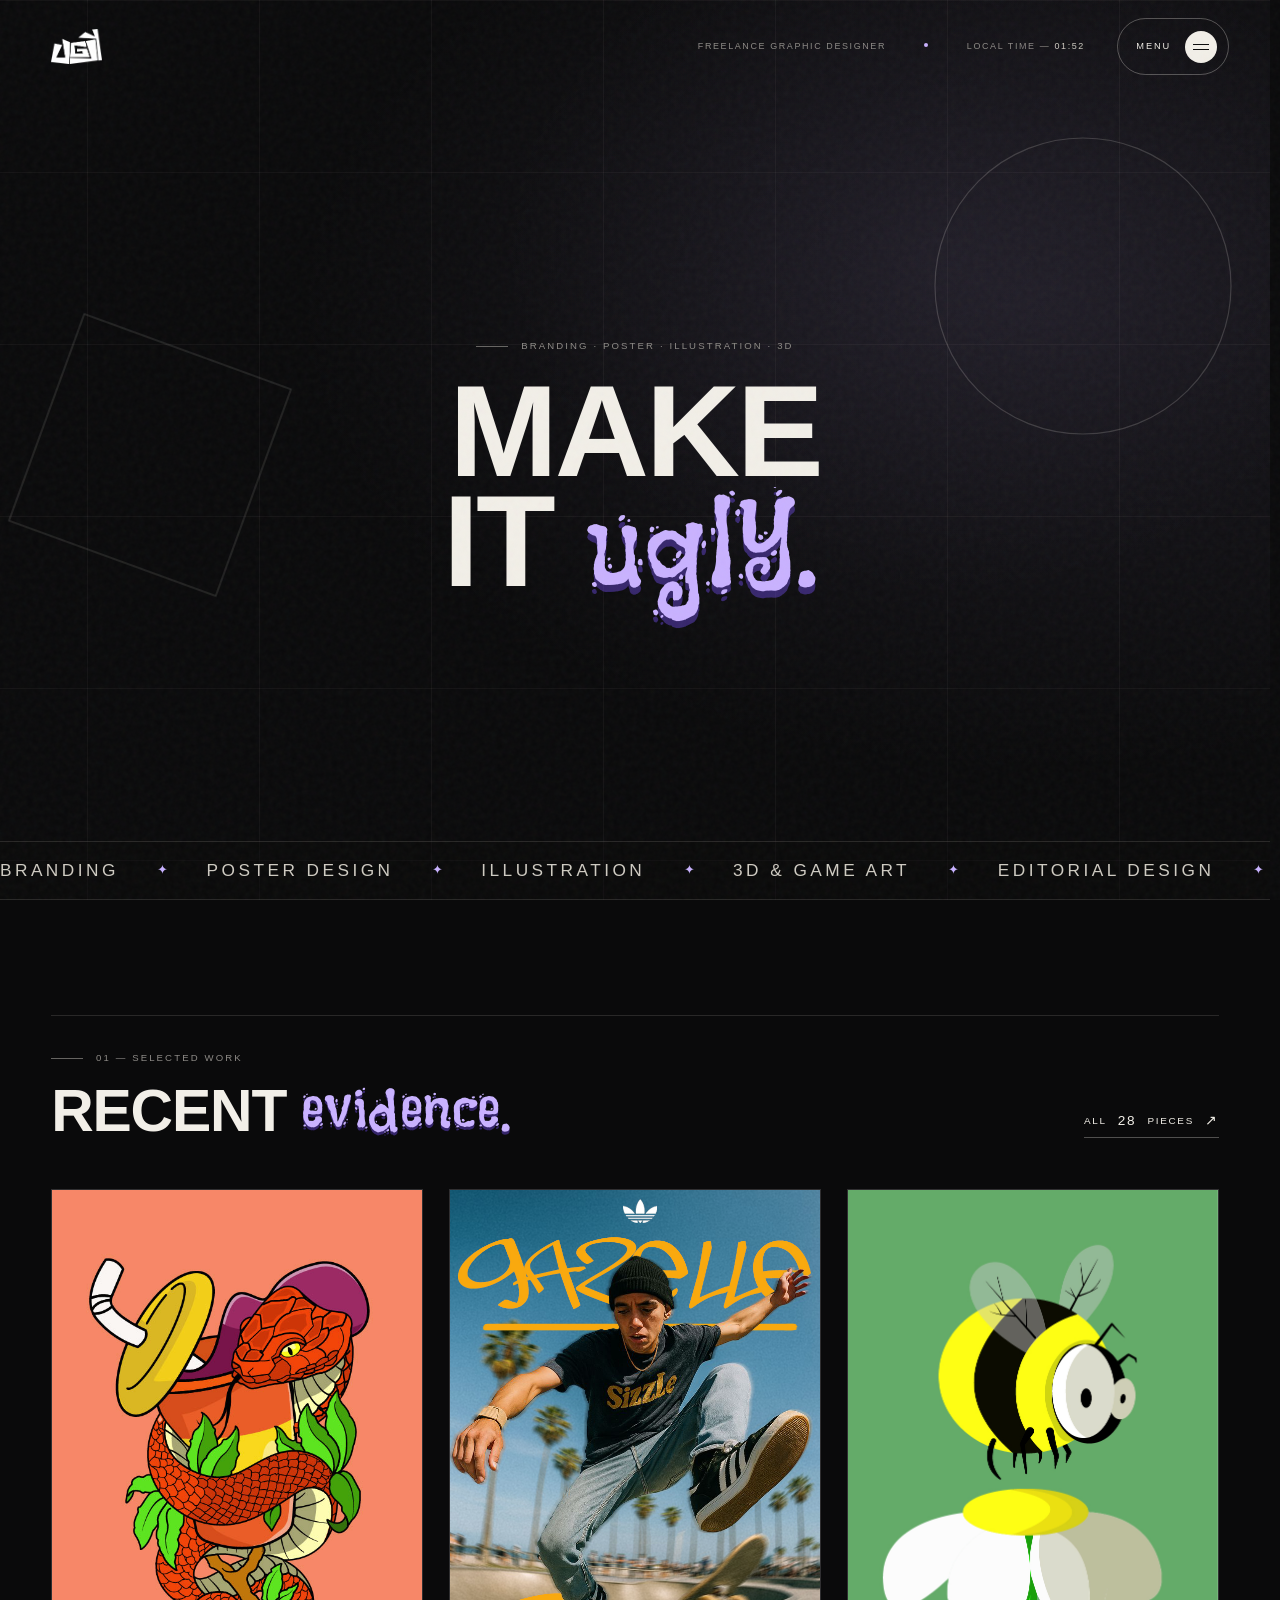
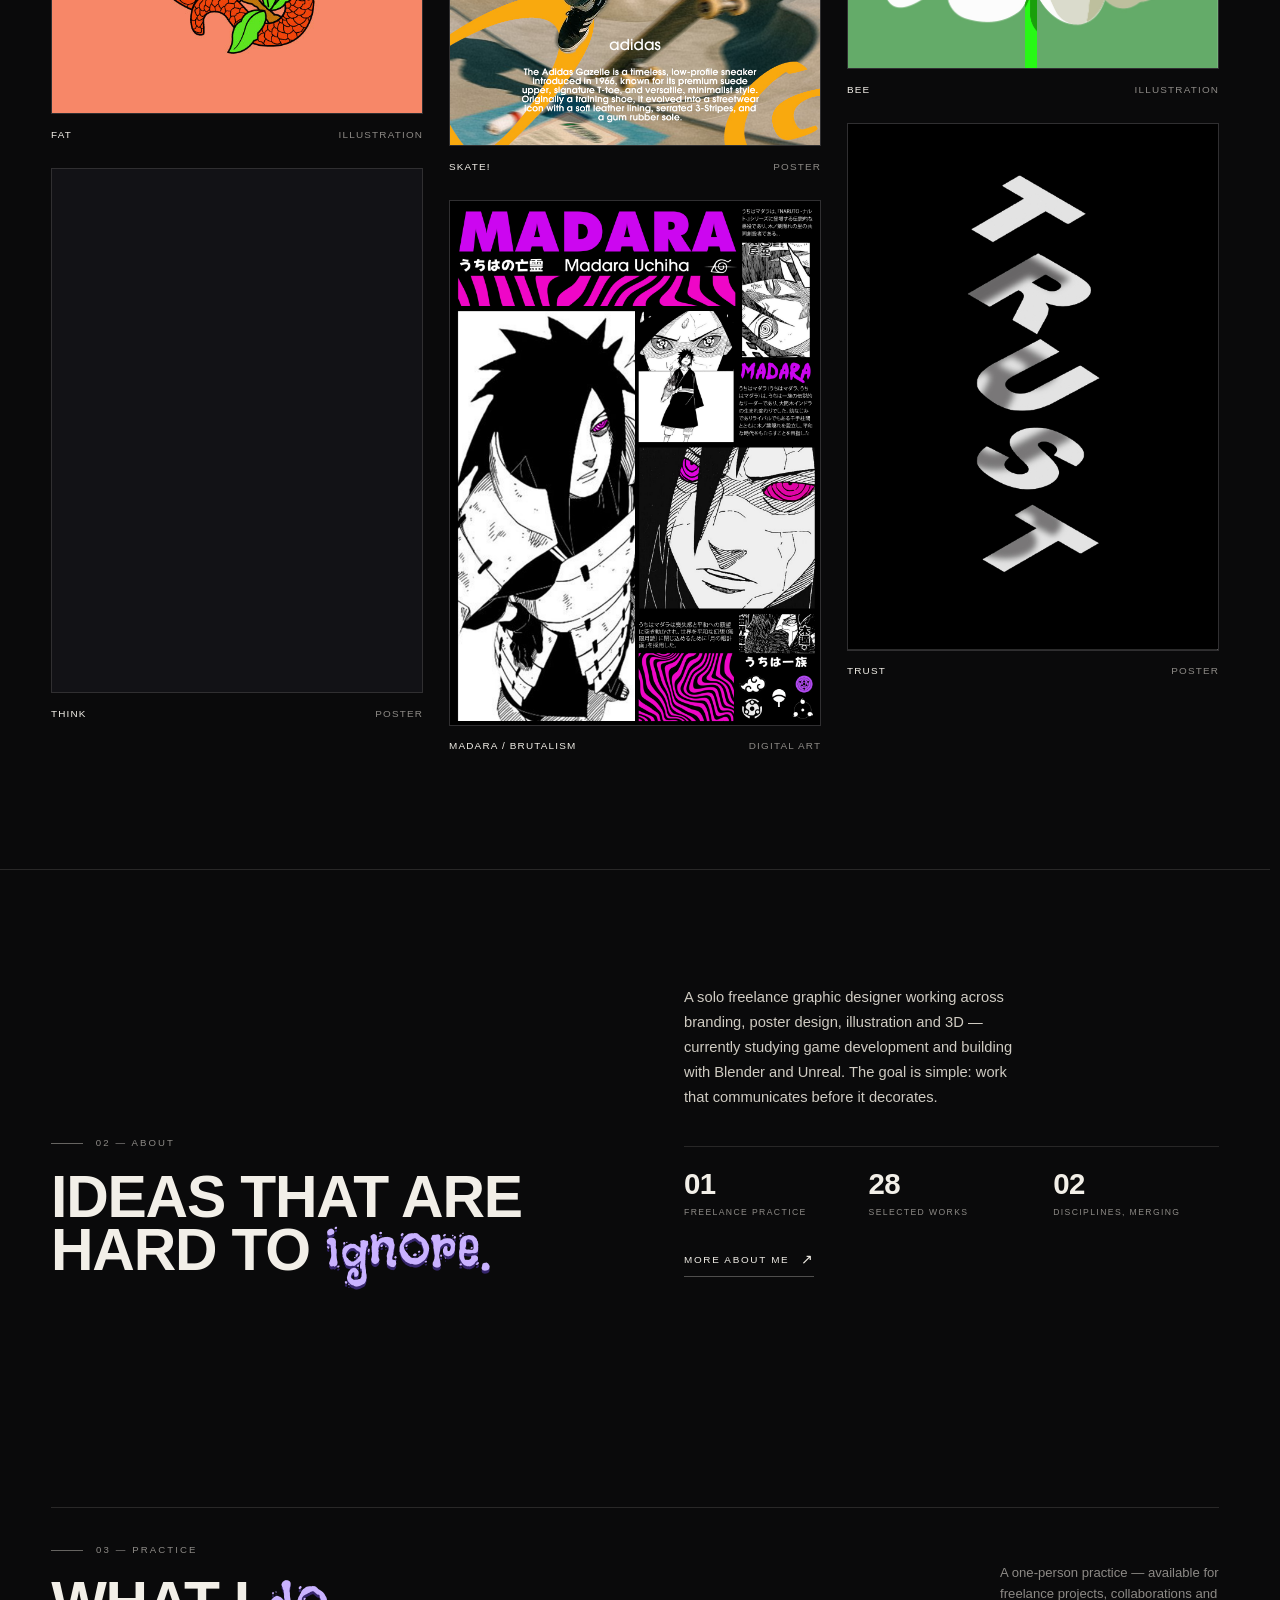
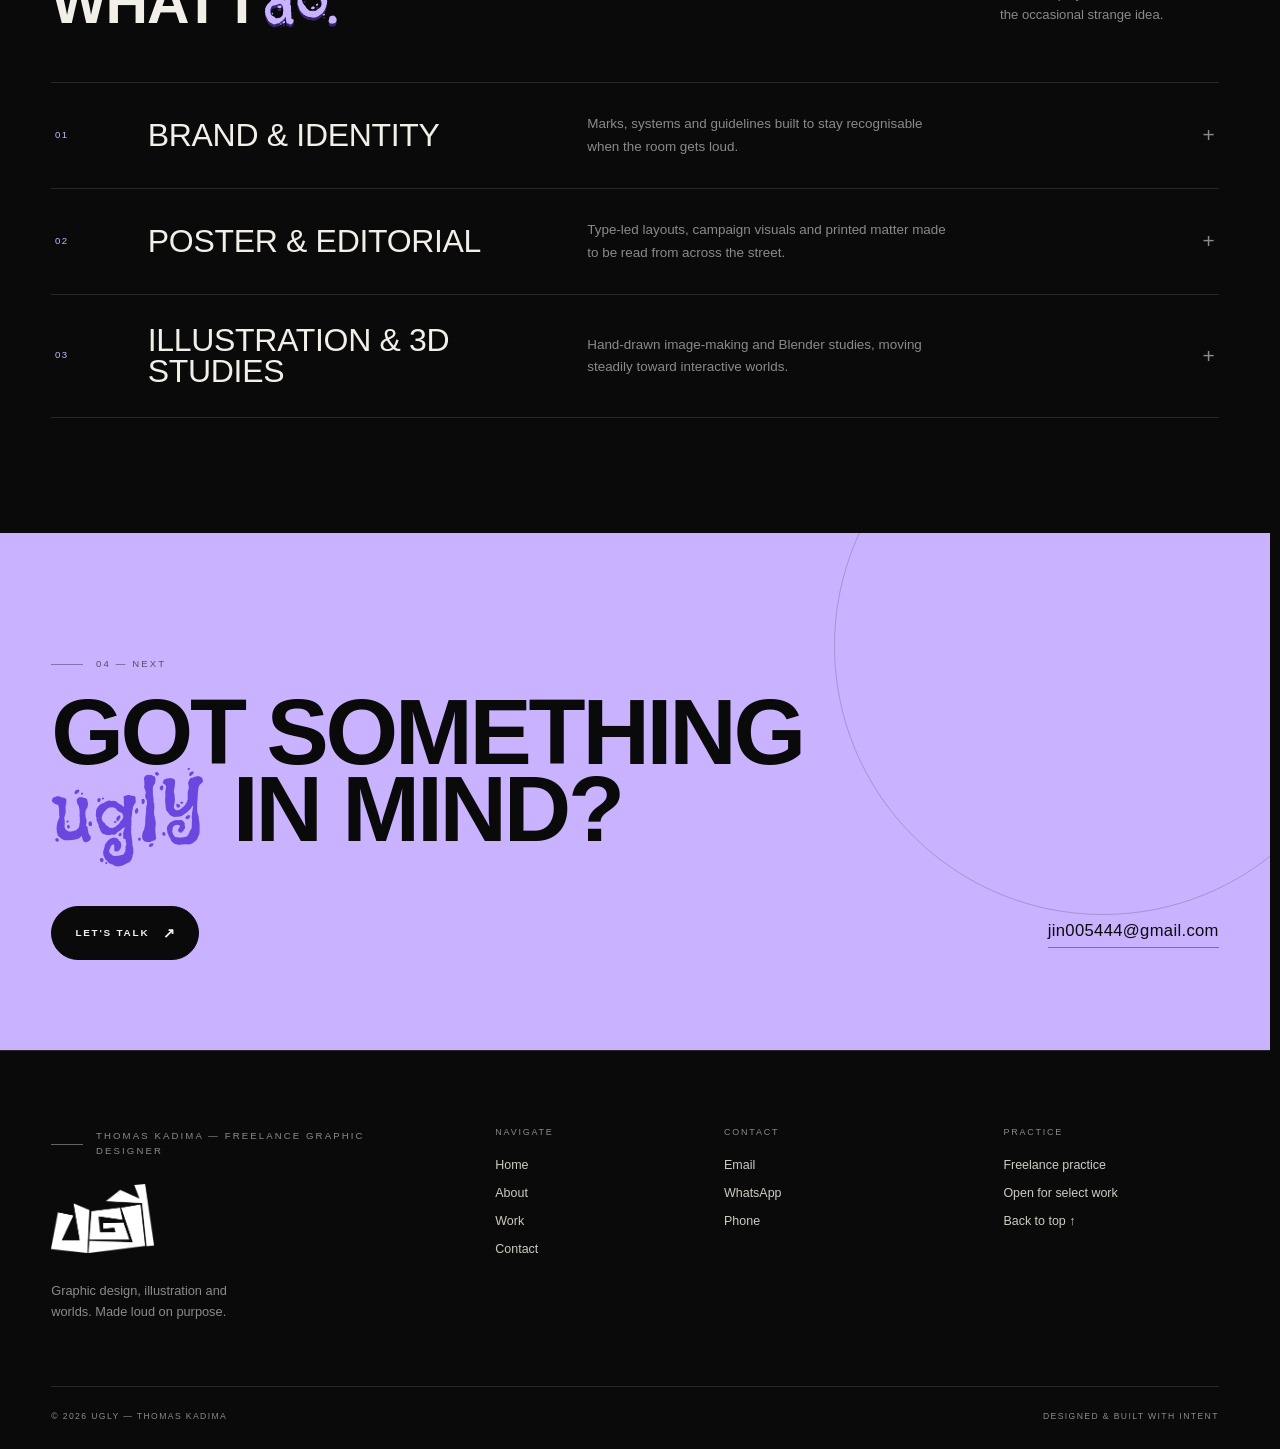
<file: index.html>
<!DOCTYPE html>
<html lang="en">
<head>
  <meta charset="UTF-8">
  <meta name="viewport" content="width=device-width, initial-scale=1.0">
  <title>UGLY — Thomas Kadima, Graphic Designer</title>
  <meta name="description" content="UGLY is the solo practice of Thomas Kadima — a freelance graphic designer working across branding, poster design, illustration and 3D.">
  <meta name="theme-color" content="#0a0a0b">
  <meta property="og:title" content="UGLY — Thomas Kadima, Graphic Designer">
  <meta property="og:description" content="Brands, posters and images that are clear, memorable and a little difficult to ignore.">
  <meta property="og:type" content="website">
  <link rel="icon" href="Images/uLOGOy.png" type="image/png">

  <link rel="preconnect" href="https://fonts.googleapis.com">
  <link rel="preconnect" href="https://fonts.gstatic.com" crossorigin>
  <link rel="preconnect" href="https://api.fontshare.com">
  <link rel="preconnect" href="https://cdn.fontshare.com" crossorigin>
  <link href="https://api.fontshare.com/v2/css?f[]=panchang@500,600,700,800&f[]=satoshi@300,400,500,600,700&display=swap" rel="stylesheet">
  <link href="https://fonts.googleapis.com/css2?family=Flavors&family=Instrument+Serif:ital@0;1&display=swap" rel="stylesheet">

  <link rel="stylesheet" href="css/style.css?v=20261116h">
  <script>document.documentElement.classList.add('js');</script>
</head>
<body id="top">
  <a class="skip" href="#main">Skip to content</a>

  <div class="page-curtain" aria-hidden="true">
    <img src="Images/uLOGO.png" alt="" width="898" height="605">
  </div>
  <div class="noise" aria-hidden="true"></div>
  <div class="cursor" aria-hidden="true"></div>
  <div class="cursor-dot" aria-hidden="true"></div>

  <header class="site-head">
    <a class="brand" href="index.html" aria-label="UGLY — home">
      <img src="Images/uLOGO.png" alt="UGLY" width="898" height="605">
    </a>

    <div class="head-meta" aria-hidden="true">
      <span>Freelance graphic designer</span>
      <span><span class="clock-label">Local time — </span><span class="clock" data-clock>--:--</span></span>
    </div>

    <button class="menu-btn" type="button" aria-expanded="false" aria-controls="site-menu" aria-label="Open navigation">
      <span>Menu</span>
      <span class="menu-btn-bars" aria-hidden="true"><i></i><i></i></span>
    </button>
  </header>

  <div class="menu-panel" id="site-menu" aria-hidden="true">
    <div class="menu-top">
      <a class="menu-brand" href="index.html" aria-label="UGLY — home">
        <img src="Images/uLOGO.png" alt="UGLY" width="898" height="605">
      </a>
      <button class="menu-close" type="button" aria-label="Close menu">
        <span>Close</span><span aria-hidden="true">&times;</span>
      </button>
    </div>

    <div class="menu-grid">
      <div class="menu-aside">
        <p class="eyebrow">Menu / 2026</p>
        <p class="menu-note">A graphic designer building images, identities and worlds.</p>
        <div class="menu-contact">
          <a href="mailto:jin005444@gmail.com">jin005444@gmail.com</a>
          <a href="tel:+254112107923">+254 112 107 923</a>
        </div>
        <p class="menu-avail"><span class="dot"></span>Available for select projects</p>
      </div>

      <nav class="menu-links" aria-label="Main navigation">
        <a class="menu-link" href="index.html" aria-current="page" style="--d:.06s">
          <span class="menu-link-index">01</span>
          <span class="menu-link-text">Home</span>
          <span class="menu-link-desc">Index</span>
        </a>
        <a class="menu-link" href="About.html" style="--d:.12s">
          <span class="menu-link-index">02</span>
          <span class="menu-link-text">About</span>
          <span class="menu-link-desc">The person</span>
        </a>
        <a class="menu-link" href="Work.html" style="--d:.18s">
          <span class="menu-link-index">03</span>
          <span class="menu-link-text">Work</span>
          <span class="menu-link-desc">The evidence</span>
        </a>
        <a class="menu-link" href="Contact.html" style="--d:.24s">
          <span class="menu-link-index">04</span>
          <span class="menu-link-text">Contact</span>
          <span class="menu-link-desc">Say hello</span>
        </a>
      </nav>
    </div>

    <div class="menu-foot">
      <span>Let's make something ugly.</span>
      <span>Open for select projects — 2026</span>
    </div>
  </div>

  <main id="main">
    <section class="hero" aria-labelledby="hero-title">
      <svg class="hero-art" viewBox="0 0 1440 900" preserveAspectRatio="xMidYMid slice" aria-hidden="true" focusable="false">
        <defs>
          <radialGradient id="heroGlow" cx="78%" cy="34%" r="52%">
            <stop offset="0" stop-color="#c9b2ff" stop-opacity=".08"/>
            <stop offset="1" stop-color="#c9b2ff" stop-opacity="0"/>
          </radialGradient>
          <pattern id="heroGridPattern" width="172" height="172" patternUnits="userSpaceOnUse">
            <path d="M172 0H0V172" fill="none" stroke="#f2efe8" stroke-opacity=".085" stroke-width="1"/>
          </pattern>
        </defs>

        <rect width="1440" height="900" fill="url(#heroGlow)"/>
        <rect class="hero-art__grid" x="-172" y="-172" width="1784" height="1244" fill="url(#heroGridPattern)"/>

        <circle class="hero-art__circle" cx="1168" cy="286" r="148" fill="none" stroke="#f2efe8" stroke-opacity=".18" stroke-width="1.2"/>

        <g class="hero-art__square">
          <rect x="125" y="345" width="220" height="220" fill="none" stroke="#f2efe8" stroke-opacity=".16" stroke-width="1.2" transform="rotate(20 235 455)"/>
        </g>
      </svg>

      <div class="hero-main">
        <div class="hero-copy">
          <p class="eyebrow">Branding · Poster · Illustration · 3D</p>

          <h1 class="hero-title" id="hero-title">
            <span class="line"><span style="--i:0">Make</span></span>
            <span class="line"><span style="--i:1">it <em>ugly.</em></span></span>
          </h1>
        </div>
      </div>

      <div class="ticker" aria-hidden="true">
        <div class="ticker-track">
          <div class="ticker-group">
            <span class="ticker-item">Branding</span>
            <span class="ticker-item">Poster design</span>
            <span class="ticker-item">Illustration</span>
            <span class="ticker-item">3D &amp; game art</span>
            <span class="ticker-item">Editorial design</span>
          </div>
          <div class="ticker-group">
            <span class="ticker-item">Branding</span>
            <span class="ticker-item">Poster design</span>
            <span class="ticker-item">Illustration</span>
            <span class="ticker-item">3D &amp; game art</span>
            <span class="ticker-item">Editorial design</span>
          </div>
        </div>
      </div>
    </section>

    <section class="section" aria-labelledby="selected-title">
      <div class="section-head">
        <div>
          <p class="eyebrow">01 — Selected work</p>
          <h2 class="section-title" id="selected-title">Recent <em>evidence.</em></h2>
        </div>
        <a class="link-arrow" href="Work.html">All <span data-work-total>27</span> pieces <span>&#8599;</span></a>
      </div>

      <div class="preview-grid">
        <figure class="preview-item reveal">
          <a class="preview-link" href="Work.html" aria-label="Fat — illustration. Open the work archive.">
            <span class="preview-media">
              <img src="Images/fat.jpg" alt="Fat — digital illustration" width="600" height="848" loading="lazy" decoding="async">
            </span>
            <figcaption><span>Fat</span><span>Illustration</span></figcaption>
          </a>
        </figure>

        <figure class="preview-item reveal" style="--delay:.06s">
          <a class="preview-link" href="Work.html" aria-label="Think — poster. Open the work archive.">
            <span class="preview-media">
              <img src="Images/think.jpg" alt="Think — poster design" width="2479" height="3506" loading="lazy" decoding="async">
            </span>
            <figcaption><span>Think</span><span>Poster</span></figcaption>
          </a>
        </figure>

        <figure class="preview-item reveal" style="--delay:.12s">
          <a class="preview-link" href="Work.html" aria-label="Skate — poster. Open the work archive.">
            <span class="preview-media">
              <img src="Images/Skate!1.jpg" alt="Skate — poster design" width="736" height="1104" loading="lazy" decoding="async">
            </span>
            <figcaption><span>Skate!</span><span>Poster</span></figcaption>
          </a>
        </figure>

        <figure class="preview-item reveal">
          <a class="preview-link" href="Work.html" aria-label="Madara Brutalism — digital art. Open the work archive.">
            <span class="preview-media">
              <img src="Images/madara%20brutalism.jpg" alt="Madara Brutalism — digital art" width="2480" height="3508" loading="lazy" decoding="async">
            </span>
            <figcaption><span>Madara / Brutalism</span><span>Digital art</span></figcaption>
          </a>
        </figure>

        <figure class="preview-item reveal" style="--delay:.06s">
          <a class="preview-link" href="Work.html" aria-label="Bee — illustration. Open the work archive.">
            <span class="preview-media">
              <img src="Images/bee.jpg" alt="Bee — illustration" width="743" height="960" loading="lazy" decoding="async">
            </span>
            <figcaption><span>Bee</span><span>Illustration</span></figcaption>
          </a>
        </figure>

        <figure class="preview-item reveal" style="--delay:.12s">
          <a class="preview-link" href="Work.html" aria-label="Trust — poster. Open the work archive.">
            <span class="preview-media">
              <img src="Images/TRUST.jpg" alt="Trust — poster design" width="595" height="845" loading="lazy" decoding="async">
            </span>
            <figcaption><span>Trust</span><span>Poster</span></figcaption>
          </a>
        </figure>
      </div>
    </section>

    <section class="section section--split" aria-labelledby="about-title">
      <div class="about-home">
        <div class="about-home-head">
          <p class="eyebrow reveal">02 — About</p>
          <h2 class="section-title reveal" id="about-title" style="--delay:.05s">Ideas that are<br>hard to <em>ignore.</em></h2>
        </div>

        <div class="about-home-body">
          <p class="body-copy reveal" style="--delay:.1s">A solo freelance graphic designer working across branding, poster design, illustration and 3D — currently studying game development and building with Blender and Unreal. The goal is simple: work that communicates before it decorates.</p>

          <div class="stats reveal" style="--delay:.15s">
            <div class="stat"><strong>01</strong><span>Freelance practice</span></div>
            <div class="stat"><strong data-work-total>27</strong><span>Selected works</span></div>
            <div class="stat"><strong>02</strong><span>Disciplines, merging</span></div>
          </div>

          <a class="link-arrow reveal" href="About.html" style="--delay:.2s">More about me <span>&#8599;</span></a>
        </div>
      </div>
    </section>

    <section class="section" aria-labelledby="services-title">
      <div class="section-head">
        <div>
          <p class="eyebrow">03 — Practice</p>
          <h2 class="section-title" id="services-title">What I <em>do.</em></h2>
        </div>
        <p class="section-note">A one-person practice — available for freelance projects, collaborations and the occasional strange idea.</p>
      </div>

      <div class="service-list">
        <article class="service reveal">
          <span class="service-num">01</span>
          <h3>Brand &amp; identity</h3>
          <p>Marks, systems and guidelines built to stay recognisable when the room gets loud.</p>
          <span class="service-plus" aria-hidden="true">+</span>
        </article>
        <article class="service reveal" style="--delay:.06s">
          <span class="service-num">02</span>
          <h3>Poster &amp; editorial</h3>
          <p>Type-led layouts, campaign visuals and printed matter made to be read from across the street.</p>
          <span class="service-plus" aria-hidden="true">+</span>
        </article>
        <article class="service reveal" style="--delay:.12s">
          <span class="service-num">03</span>
          <h3>Illustration &amp; 3D studies</h3>
          <p>Hand-drawn image-making and Blender studies, moving steadily toward interactive worlds.</p>
          <span class="service-plus" aria-hidden="true">+</span>
        </article>
      </div>
    </section>

    <section class="cta" aria-labelledby="cta-title">
      <p class="eyebrow">04 — Next</p>
      <h2 id="cta-title">Got something<br><em>ugly</em> in mind?</h2>
      <div class="cta-row">
        <a class="btn btn--ink" href="Contact.html">Let's talk <span class="arrow">&#8599;</span></a>
        <a class="cta-email" href="mailto:jin005444@gmail.com">jin005444@gmail.com</a>
      </div>
    </section>
  </main>

  <footer class="site-foot">
    <div class="foot-top">
      <div class="foot-brand">
        <p class="eyebrow">Thomas Kadima — Freelance graphic designer</p>
        <a class="foot-mark" href="index.html" aria-label="UGLY — home">
          <img src="Images/uLOGO.png" alt="UGLY" width="898" height="605">
        </a>
        <p class="foot-line">Graphic design, illustration and worlds. Made loud on purpose.</p>
      </div>

      <div class="foot-col">
        <h4>Navigate</h4>
        <ul>
          <li><a href="index.html">Home</a></li>
          <li><a href="About.html">About</a></li>
          <li><a href="Work.html">Work</a></li>
          <li><a href="Contact.html">Contact</a></li>
        </ul>
      </div>

      <div class="foot-col">
        <h4>Contact</h4>
        <ul>
          <li><a href="mailto:jin005444@gmail.com">Email</a></li>
          <li><a href="https://wa.me/254112107923">WhatsApp</a></li>
          <li><a href="tel:+254112107923">Phone</a></li>
        </ul>
      </div>

      <div class="foot-col">
        <h4>Practice</h4>
        <ul>
          <li>Freelance practice</li>
          <li>Open for select work</li>
          <li><a href="#top">Back to top &uarr;</a></li>
        </ul>
      </div>
    </div>

    <div class="foot-bottom">
      <span>&copy; 2026 UGLY — Thomas Kadima</span>
      <span>Designed &amp; built with intent</span>
    </div>
  </footer>

  <script src="js/script.js?v=20261116h"></script>
</body>
</html>
</file>
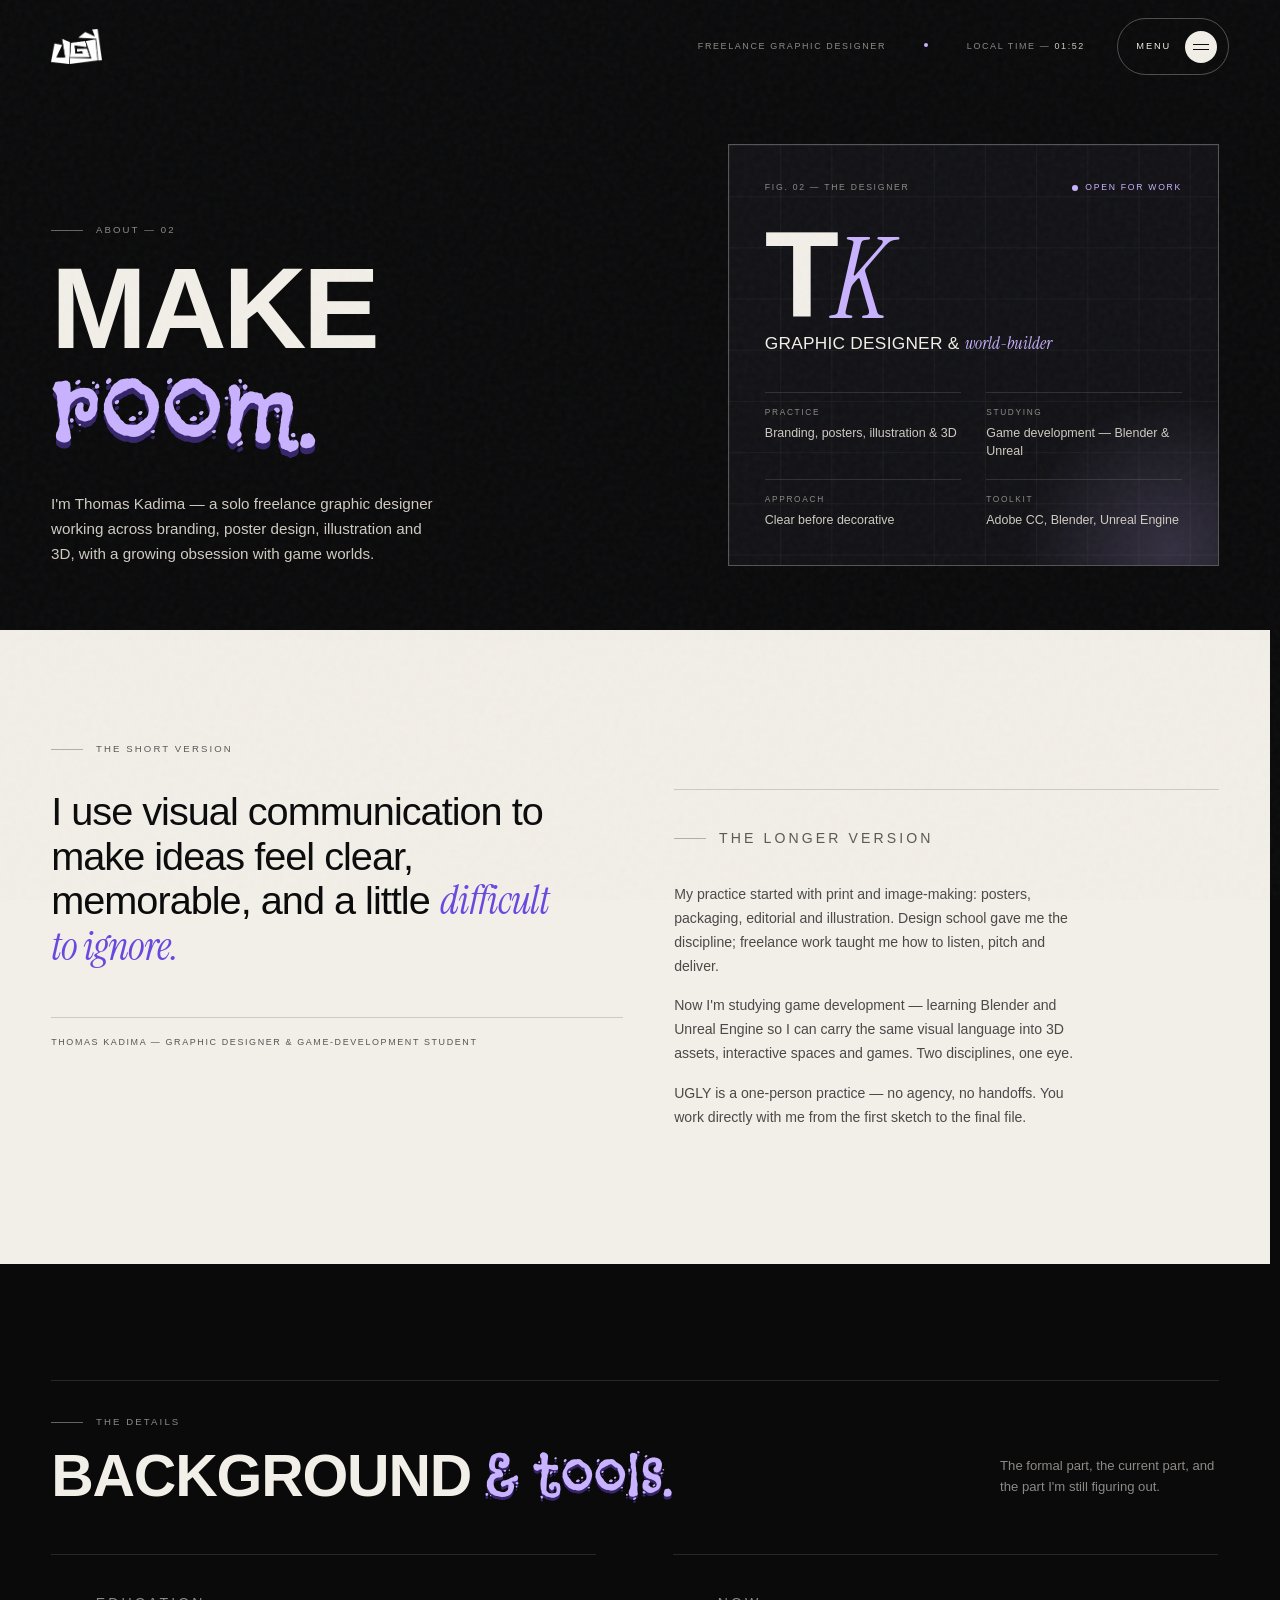
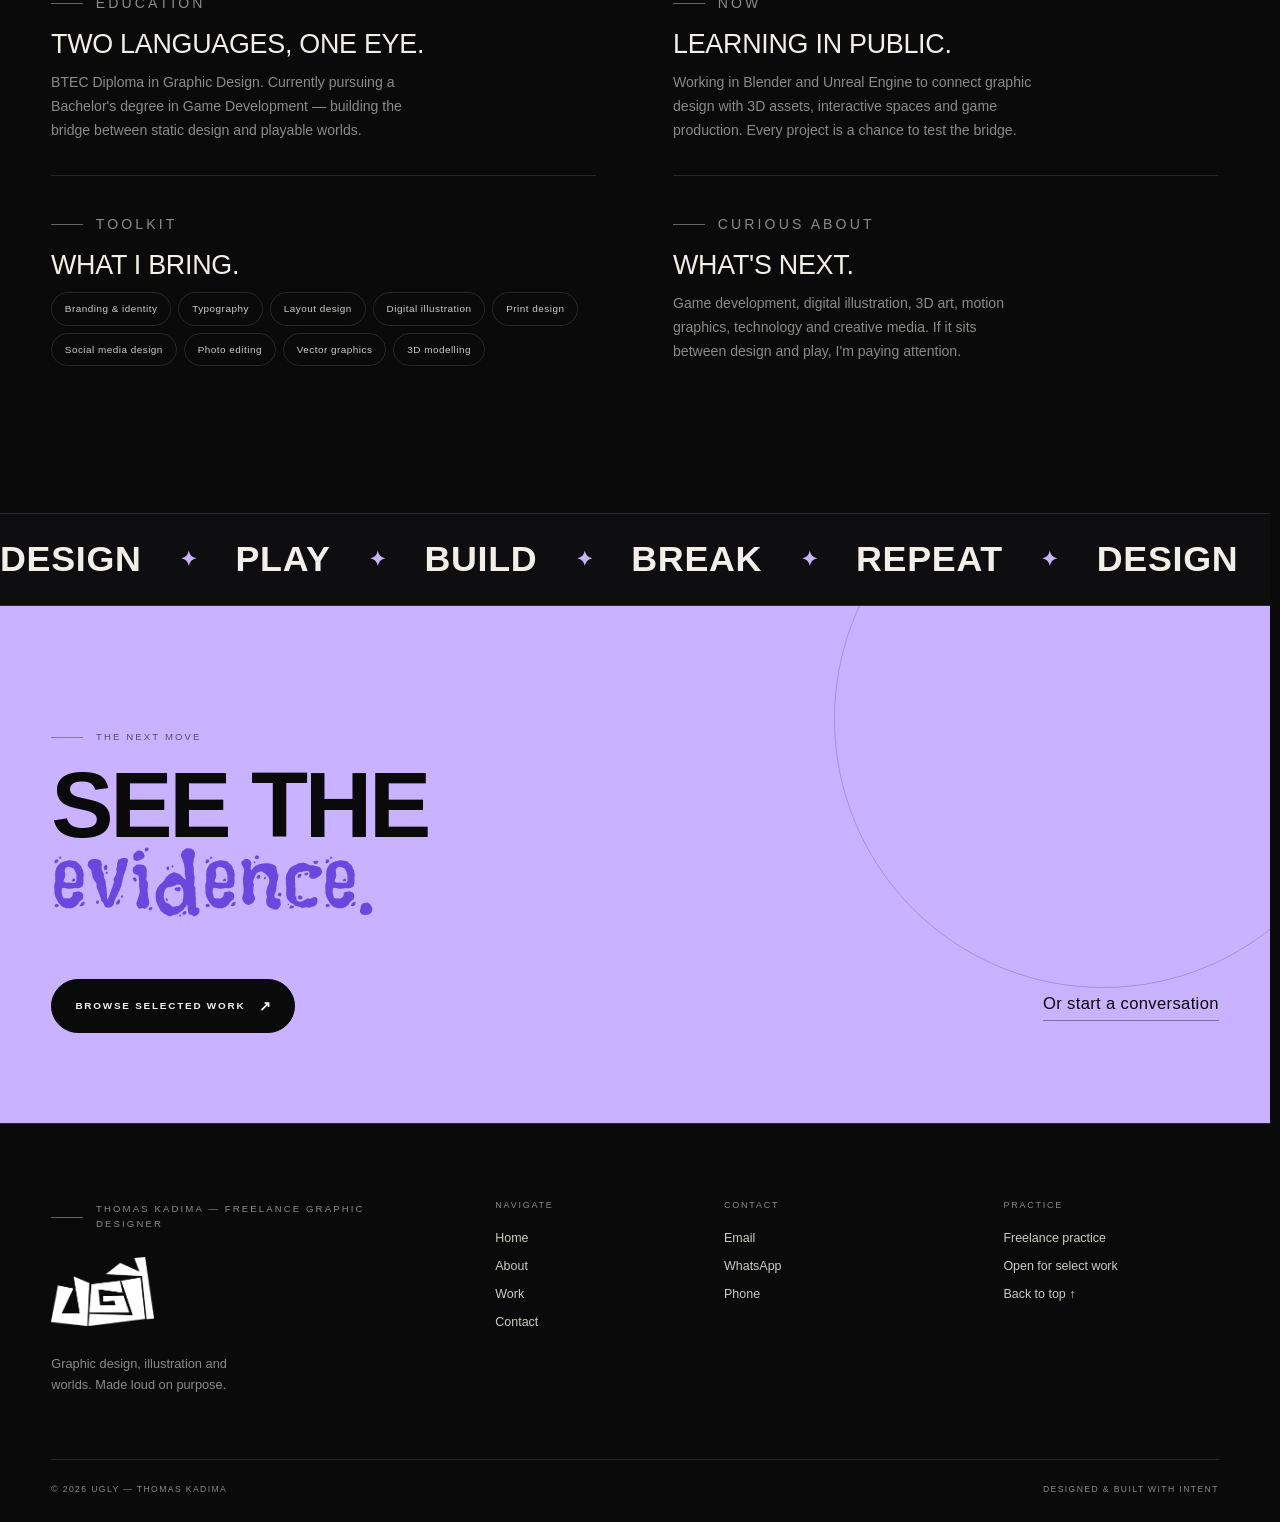
<file: About.html>
<!DOCTYPE html>
<html lang="en">
<head>
  <meta charset="UTF-8">
  <meta name="viewport" content="width=device-width, initial-scale=1.0">
  <title>About — UGLY / Thomas Kadima</title>
  <meta name="description" content="About Thomas Kadima — a solo freelance graphic designer working across branding, poster design, illustration and 3D, now studying game development.">
  <meta name="theme-color" content="#0a0a0b">
  <meta property="og:title" content="About — UGLY / Thomas Kadima">
  <meta property="og:description" content="A graphic designer making ideas clear, memorable and a little difficult to ignore.">
  <meta property="og:type" content="website">
  <link rel="icon" href="Images/uLOGOy.png" type="image/png">

  <link rel="preconnect" href="https://fonts.googleapis.com">
  <link rel="preconnect" href="https://fonts.gstatic.com" crossorigin>
  <link rel="preconnect" href="https://api.fontshare.com">
  <link rel="preconnect" href="https://cdn.fontshare.com" crossorigin>
  <link href="https://api.fontshare.com/v2/css?f[]=panchang@500,600,700,800&f[]=satoshi@300,400,500,600,700&display=swap" rel="stylesheet">
  <link href="https://fonts.googleapis.com/css2?family=Flavors&family=Instrument+Serif:ital@0;1&display=swap" rel="stylesheet">

  <link rel="stylesheet" href="css/style.css?v=20261116h">
  <script>document.documentElement.classList.add('js');</script>
</head>
<body id="top">
  <a class="skip" href="#main">Skip to content</a>

  <div class="page-curtain" aria-hidden="true">
    <img src="Images/uLOGO.png" alt="" width="898" height="605">
  </div>
  <div class="noise" aria-hidden="true"></div>
  <div class="cursor" aria-hidden="true"></div>
  <div class="cursor-dot" aria-hidden="true"></div>

  <header class="site-head">
    <a class="brand" href="index.html" aria-label="UGLY — home">
      <img src="Images/uLOGO.png" alt="UGLY" width="898" height="605">
    </a>

    <div class="head-meta" aria-hidden="true">
      <span>Freelance graphic designer</span>
      <span><span class="clock-label">Local time — </span><span class="clock" data-clock>--:--</span></span>
    </div>

    <button class="menu-btn" type="button" aria-expanded="false" aria-controls="site-menu" aria-label="Open navigation">
      <span>Menu</span>
      <span class="menu-btn-bars" aria-hidden="true"><i></i><i></i></span>
    </button>
  </header>

  <div class="menu-panel" id="site-menu" aria-hidden="true">
    <div class="menu-top">
      <a class="menu-brand" href="index.html" aria-label="UGLY — home">
        <img src="Images/uLOGO.png" alt="UGLY" width="898" height="605">
      </a>
      <button class="menu-close" type="button" aria-label="Close menu">
        <span>Close</span><span aria-hidden="true">&times;</span>
      </button>
    </div>

    <div class="menu-grid">
      <div class="menu-aside">
        <p class="eyebrow">Menu / 2026</p>
        <p class="menu-note">A graphic designer building images, identities and worlds.</p>
        <div class="menu-contact">
          <a href="mailto:jin005444@gmail.com">jin005444@gmail.com</a>
          <a href="tel:+254112107923">+254 112 107 923</a>
        </div>
        <p class="menu-avail"><span class="dot"></span>Available for select projects</p>
      </div>

      <nav class="menu-links" aria-label="Main navigation">
        <a class="menu-link" href="index.html" style="--d:.06s">
          <span class="menu-link-index">01</span>
          <span class="menu-link-text">Home</span>
          <span class="menu-link-desc">Index</span>
        </a>
        <a class="menu-link" href="About.html" aria-current="page" style="--d:.12s">
          <span class="menu-link-index">02</span>
          <span class="menu-link-text">About</span>
          <span class="menu-link-desc">The person</span>
        </a>
        <a class="menu-link" href="Work.html" style="--d:.18s">
          <span class="menu-link-index">03</span>
          <span class="menu-link-text">Work</span>
          <span class="menu-link-desc">The evidence</span>
        </a>
        <a class="menu-link" href="Contact.html" style="--d:.24s">
          <span class="menu-link-index">04</span>
          <span class="menu-link-text">Contact</span>
          <span class="menu-link-desc">Say hello</span>
        </a>
      </nav>
    </div>

    <div class="menu-foot">
      <span>Let's make something ugly.</span>
      <span>Open for select projects — 2026</span>
    </div>
  </div>

  <main id="main">
    <section class="page-hero about-hero" aria-labelledby="about-title">
      <div>
        <p class="eyebrow">About — 02</p>
        <h1 class="page-title reveal" id="about-title">Make<br><em>room.</em></h1>
        <p class="lede reveal" style="--delay:.1s">I'm Thomas Kadima — a solo freelance graphic designer working across branding, poster design, illustration and 3D, with a growing obsession with game worlds.</p>
      </div>

      <div class="about-card reveal" style="--delay:.15s">
        <div class="about-card-top">
          <span>Fig. 02 — The designer</span>
          <span class="about-card-live"><span class="dot"></span>Open for work</span>
        </div>

        <div class="about-card-center">
          <div class="about-card-mark" aria-hidden="true">
            <span class="mark-t">T</span><span class="mark-k">K</span>
          </div>
          <p class="about-card-line">Graphic designer &amp; <em>world-builder</em></p>
        </div>

        <dl class="about-card-meta">
          <div>
            <dt>Practice</dt>
            <dd>Branding, posters, illustration &amp; 3D</dd>
          </div>
          <div>
            <dt>Studying</dt>
            <dd>Game development — Blender &amp; Unreal</dd>
          </div>
          <div>
            <dt>Approach</dt>
            <dd>Clear before decorative</dd>
          </div>
          <div>
            <dt>Toolkit</dt>
            <dd>Adobe CC, Blender, Unreal Engine</dd>
          </div>
        </dl>
      </div>
    </section>

    <section class="statement" aria-labelledby="statement-title">
      <h2 class="eyebrow" id="statement-title">The short version</h2>
      <div class="statement-grid">
        <div>
          <blockquote>I use visual communication to make ideas feel clear, memorable, and a little <em>difficult to ignore.</em></blockquote>
          <p class="statement-sig">Thomas Kadima — Graphic designer &amp; game-development student</p>
        </div>
        <div class="detail statement-detail">
          <p class="eyebrow">The longer version</p>
          <p>My practice started with print and image-making: posters, packaging, editorial and illustration. Design school gave me the discipline; freelance work taught me how to listen, pitch and deliver.</p>
          <p>Now I'm studying game development — learning Blender and Unreal Engine so I can carry the same visual language into 3D assets, interactive spaces and games. Two disciplines, one eye.</p>
          <p>UGLY is a one-person practice — no agency, no handoffs. You work directly with me from the first sketch to the final file.</p>
        </div>
      </div>
    </section>

    <section class="section" aria-label="Background, tools and interests">
      <div class="section-head">
        <div>
          <p class="eyebrow">The details</p>
          <h2 class="section-title">Background <em>&amp; tools.</em></h2>
        </div>
        <p class="section-note">The formal part, the current part, and the part I'm still figuring out.</p>
      </div>

      <div class="details-grid">
        <div class="detail reveal">
          <p class="eyebrow">Education</p>
          <h3>Two languages, one eye.</h3>
          <p>BTEC Diploma in Graphic Design. Currently pursuing a Bachelor's degree in Game Development — building the bridge between static design and playable worlds.</p>
        </div>

        <div class="detail reveal" style="--delay:.06s">
          <p class="eyebrow">Now</p>
          <h3>Learning in public.</h3>
          <p>Working in Blender and Unreal Engine to connect graphic design with 3D assets, interactive spaces and game production. Every project is a chance to test the bridge.</p>
        </div>

        <div class="detail reveal">
          <p class="eyebrow">Toolkit</p>
          <h3>What I bring.</h3>
          <ul class="skill-tags">
            <li>Branding &amp; identity</li>
            <li>Typography</li>
            <li>Layout design</li>
            <li>Digital illustration</li>
            <li>Print design</li>
            <li>Social media design</li>
            <li>Photo editing</li>
            <li>Vector graphics</li>
            <li>3D modelling</li>
          </ul>
        </div>

        <div class="detail reveal" style="--delay:.06s">
          <p class="eyebrow">Curious about</p>
          <h3>What's next.</h3>
          <p>Game development, digital illustration, 3D art, motion graphics, technology and creative media. If it sits between design and play, I'm paying attention.</p>
        </div>
      </div>
    </section>

    <div class="band" aria-hidden="true">
      <div class="ticker-track">
        <div class="ticker-group">
          <span class="ticker-item">Design</span>
          <span class="ticker-item">Play</span>
          <span class="ticker-item">Build</span>
          <span class="ticker-item">Break</span>
          <span class="ticker-item">Repeat</span>
        </div>
        <div class="ticker-group">
          <span class="ticker-item">Design</span>
          <span class="ticker-item">Play</span>
          <span class="ticker-item">Build</span>
          <span class="ticker-item">Break</span>
          <span class="ticker-item">Repeat</span>
        </div>
      </div>
    </div>

    <section class="cta" aria-labelledby="about-cta-title">
      <p class="eyebrow">The next move</p>
      <h2 id="about-cta-title">See the<br><em>evidence.</em></h2>
      <div class="cta-row">
        <a class="btn btn--ink" href="Work.html">Browse selected work <span class="arrow">&#8599;</span></a>
        <a class="cta-email" href="Contact.html">Or start a conversation</a>
      </div>
    </section>
  </main>

  <footer class="site-foot">
    <div class="foot-top">
      <div class="foot-brand">
        <p class="eyebrow">Thomas Kadima — Freelance graphic designer</p>
        <a class="foot-mark" href="index.html" aria-label="UGLY — home">
          <img src="Images/uLOGO.png" alt="UGLY" width="898" height="605">
        </a>
        <p class="foot-line">Graphic design, illustration and worlds. Made loud on purpose.</p>
      </div>

      <div class="foot-col">
        <h4>Navigate</h4>
        <ul>
          <li><a href="index.html">Home</a></li>
          <li><a href="About.html">About</a></li>
          <li><a href="Work.html">Work</a></li>
          <li><a href="Contact.html">Contact</a></li>
        </ul>
      </div>

      <div class="foot-col">
        <h4>Contact</h4>
        <ul>
          <li><a href="mailto:jin005444@gmail.com">Email</a></li>
          <li><a href="https://wa.me/254112107923">WhatsApp</a></li>
          <li><a href="tel:+254112107923">Phone</a></li>
        </ul>
      </div>

      <div class="foot-col">
        <h4>Practice</h4>
        <ul>
          <li>Freelance practice</li>
          <li>Open for select work</li>
          <li><a href="#top">Back to top &uarr;</a></li>
        </ul>
      </div>
    </div>

    <div class="foot-bottom">
      <span>&copy; 2026 UGLY — Thomas Kadima</span>
      <span>Designed &amp; built with intent</span>
    </div>
  </footer>

  <script src="js/script.js?v=20261116h"></script>
</body>
</html>
</file>
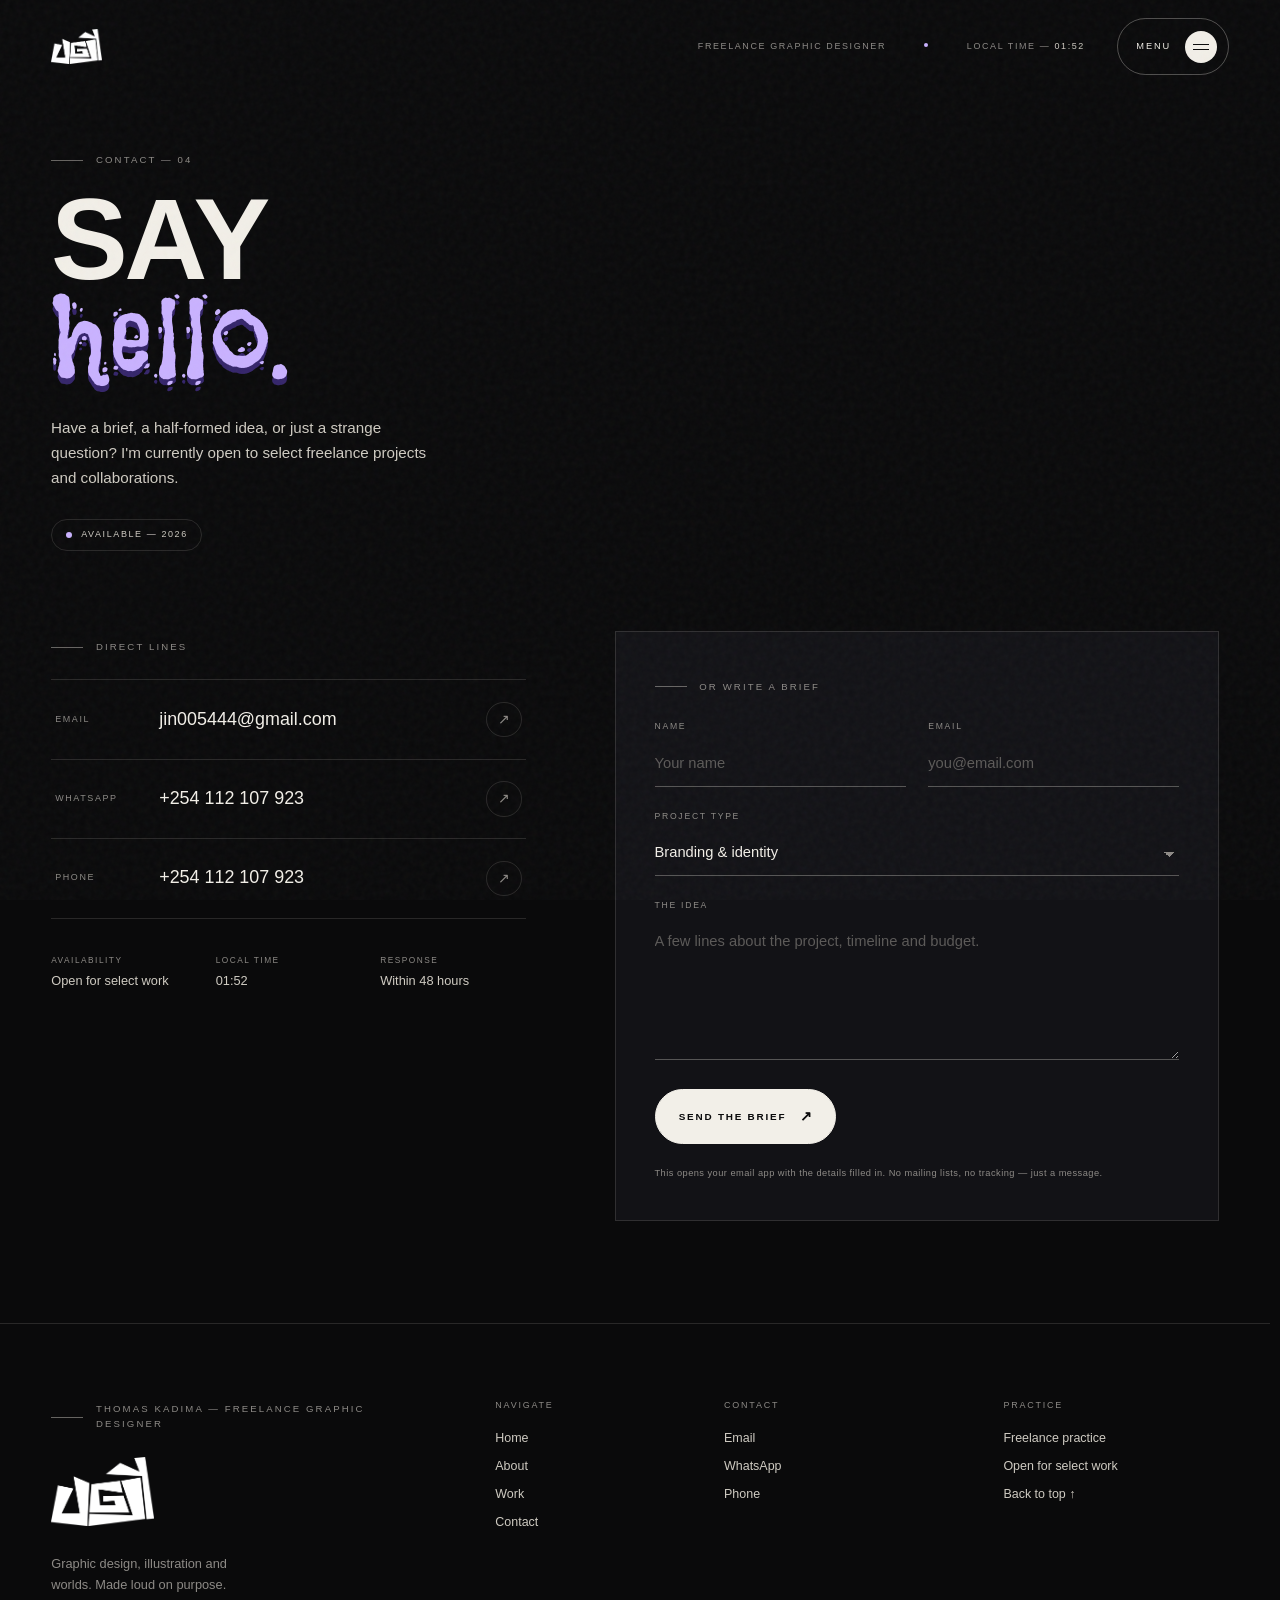
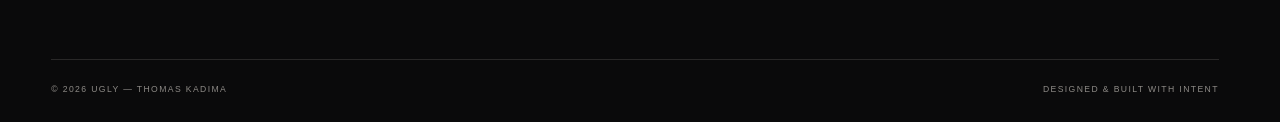
<file: Contact.html>
<!DOCTYPE html>
<html lang="en">
<head>
  <meta charset="UTF-8">
  <meta name="viewport" content="width=device-width, initial-scale=1.0">
  <title>Contact — UGLY / Thomas Kadima</title>
  <meta name="description" content="Get in touch with Thomas Kadima (UGLY) for graphic design, illustration, branding and creative collaborations.">
  <meta name="theme-color" content="#0a0a0b">
  <meta property="og:title" content="Contact — UGLY / Thomas Kadima">
  <meta property="og:description" content="Have a brief, a half-formed idea, or a strange question? Let's make something ugly.">
  <meta property="og:type" content="website">
  <link rel="icon" href="Images/uLOGOy.png" type="image/png">

  <link rel="preconnect" href="https://fonts.googleapis.com">
  <link rel="preconnect" href="https://fonts.gstatic.com" crossorigin>
  <link rel="preconnect" href="https://api.fontshare.com">
  <link rel="preconnect" href="https://cdn.fontshare.com" crossorigin>
  <link href="https://api.fontshare.com/v2/css?f[]=panchang@500,600,700,800&f[]=satoshi@300,400,500,600,700&display=swap" rel="stylesheet">
  <link href="https://fonts.googleapis.com/css2?family=Flavors&family=Instrument+Serif:ital@0;1&display=swap" rel="stylesheet">

  <link rel="stylesheet" href="css/style.css?v=20261116h">
  <script>document.documentElement.classList.add('js');</script>
</head>
<body id="top">
  <a class="skip" href="#main">Skip to content</a>

  <div class="page-curtain" aria-hidden="true">
    <img src="Images/uLOGO.png" alt="" width="898" height="605">
  </div>
  <div class="noise" aria-hidden="true"></div>
  <div class="cursor" aria-hidden="true"></div>
  <div class="cursor-dot" aria-hidden="true"></div>

  <header class="site-head">
    <a class="brand" href="index.html" aria-label="UGLY — home">
      <img src="Images/uLOGO.png" alt="UGLY" width="898" height="605">
    </a>

    <div class="head-meta" aria-hidden="true">
      <span>Freelance graphic designer</span>
      <span><span class="clock-label">Local time — </span><span class="clock" data-clock>--:--</span></span>
    </div>

    <button class="menu-btn" type="button" aria-expanded="false" aria-controls="site-menu" aria-label="Open navigation">
      <span>Menu</span>
      <span class="menu-btn-bars" aria-hidden="true"><i></i><i></i></span>
    </button>
  </header>

  <div class="menu-panel" id="site-menu" aria-hidden="true">
    <div class="menu-top">
      <a class="menu-brand" href="index.html" aria-label="UGLY — home">
        <img src="Images/uLOGO.png" alt="UGLY" width="898" height="605">
      </a>
      <button class="menu-close" type="button" aria-label="Close menu">
        <span>Close</span><span aria-hidden="true">&times;</span>
      </button>
    </div>

    <div class="menu-grid">
      <div class="menu-aside">
        <p class="eyebrow">Menu / 2026</p>
        <p class="menu-note">A graphic designer building images, identities and worlds.</p>
        <div class="menu-contact">
          <a href="mailto:jin005444@gmail.com">jin005444@gmail.com</a>
          <a href="tel:+254112107923">+254 112 107 923</a>
        </div>
        <p class="menu-avail"><span class="dot"></span>Available for select projects</p>
      </div>

      <nav class="menu-links" aria-label="Main navigation">
        <a class="menu-link" href="index.html" style="--d:.06s">
          <span class="menu-link-index">01</span>
          <span class="menu-link-text">Home</span>
          <span class="menu-link-desc">Index</span>
        </a>
        <a class="menu-link" href="About.html" style="--d:.12s">
          <span class="menu-link-index">02</span>
          <span class="menu-link-text">About</span>
          <span class="menu-link-desc">The person</span>
        </a>
        <a class="menu-link" href="Work.html" style="--d:.18s">
          <span class="menu-link-index">03</span>
          <span class="menu-link-text">Work</span>
          <span class="menu-link-desc">The evidence</span>
        </a>
        <a class="menu-link" href="Contact.html" aria-current="page" style="--d:.24s">
          <span class="menu-link-index">04</span>
          <span class="menu-link-text">Contact</span>
          <span class="menu-link-desc">Say hello</span>
        </a>
      </nav>
    </div>

    <div class="menu-foot">
      <span>Let's make something ugly.</span>
      <span>Open for select projects — 2026</span>
    </div>
  </div>

  <main id="main" class="contact-page">
    <section class="page-hero contact-intro" aria-labelledby="contact-title">
      <p class="eyebrow">Contact — 04</p>
      <h1 class="page-title reveal" id="contact-title">Say<br><em>hello.</em></h1>
      <p class="lede reveal" style="--delay:.1s">Have a brief, a half-formed idea, or just a strange question? I'm currently open to select freelance projects and collaborations.</p>
      <p class="pill reveal" style="--delay:.15s"><span class="dot"></span>Available — 2026</p>
    </section>

    <div class="contact-grid">
      <section aria-labelledby="channels-title">
        <h2 class="eyebrow" id="channels-title">Direct lines</h2>

        <a class="channel" href="mailto:jin005444@gmail.com">
          <span class="channel-label">Email</span>
          <span class="channel-value">jin005444@gmail.com</span>
          <span class="channel-arrow" aria-hidden="true">&#8599;</span>
        </a>

        <a class="channel" href="https://wa.me/254112107923">
          <span class="channel-label">WhatsApp</span>
          <span class="channel-value">+254 112 107 923</span>
          <span class="channel-arrow" aria-hidden="true">&#8599;</span>
        </a>

        <a class="channel" href="tel:+254112107923">
          <span class="channel-label">Phone</span>
          <span class="channel-value">+254 112 107 923</span>
          <span class="channel-arrow" aria-hidden="true">&#8599;</span>
        </a>

        <div class="contact-meta">
          <div>
            <span>Availability</span>
            <strong>Open for select work</strong>
          </div>
          <div>
            <span>Local time</span>
            <strong class="clock" data-clock>--:--</strong>
          </div>
          <div>
            <span>Response</span>
            <strong>Within 48 hours</strong>
          </div>
        </div>
      </section>

      <section class="contact-form-wrap" aria-labelledby="brief-title">
        <h2 class="eyebrow" id="brief-title">Or write a brief</h2>
        <form class="form" id="contact-form" novalidate>
          <div class="form-row">
            <div class="field">
              <label for="name">Name</label>
              <input id="name" name="name" type="text" autocomplete="name" placeholder="Your name" required>
            </div>
            <div class="field">
              <label for="email">Email</label>
              <input id="email" name="email" type="email" autocomplete="email" placeholder="you@email.com" required>
            </div>
          </div>

          <div class="field">
            <label for="project">Project type</label>
            <select id="project" name="project">
              <option>Branding &amp; identity</option>
              <option>Poster &amp; editorial</option>
              <option>Illustration</option>
              <option>3D &amp; game art</option>
              <option>Something else</option>
            </select>
          </div>

          <div class="field">
            <label for="message">The idea</label>
            <textarea id="message" name="message" rows="5" placeholder="A few lines about the project, timeline and budget." required></textarea>
          </div>

          <div class="form-actions">
            <button class="btn" type="submit">Send the brief <span class="arrow">&#8599;</span></button>
            <p class="form-status" id="form-status" role="status" aria-live="polite"></p>
          </div>

          <p class="form-note">This opens your email app with the details filled in. No mailing lists, no tracking — just a message.</p>
        </form>
      </section>
    </div>
  </main>

  <footer class="site-foot">
    <div class="foot-top">
      <div class="foot-brand">
        <p class="eyebrow">Thomas Kadima — Freelance graphic designer</p>
        <a class="foot-mark" href="index.html" aria-label="UGLY — home">
          <img src="Images/uLOGO.png" alt="UGLY" width="898" height="605">
        </a>
        <p class="foot-line">Graphic design, illustration and worlds. Made loud on purpose.</p>
      </div>

      <div class="foot-col">
        <h4>Navigate</h4>
        <ul>
          <li><a href="index.html">Home</a></li>
          <li><a href="About.html">About</a></li>
          <li><a href="Work.html">Work</a></li>
          <li><a href="Contact.html">Contact</a></li>
        </ul>
      </div>

      <div class="foot-col">
        <h4>Contact</h4>
        <ul>
          <li><a href="mailto:jin005444@gmail.com">Email</a></li>
          <li><a href="https://wa.me/254112107923">WhatsApp</a></li>
          <li><a href="tel:+254112107923">Phone</a></li>
        </ul>
      </div>

      <div class="foot-col">
        <h4>Practice</h4>
        <ul>
          <li>Freelance practice</li>
          <li>Open for select work</li>
          <li><a href="#top">Back to top &uarr;</a></li>
        </ul>
      </div>
    </div>

    <div class="foot-bottom">
      <span>&copy; 2026 UGLY — Thomas Kadima</span>
      <span>Designed &amp; built with intent</span>
    </div>
  </footer>

  <script src="js/script.js?v=20261116h"></script>
</body>
</html>
</file>
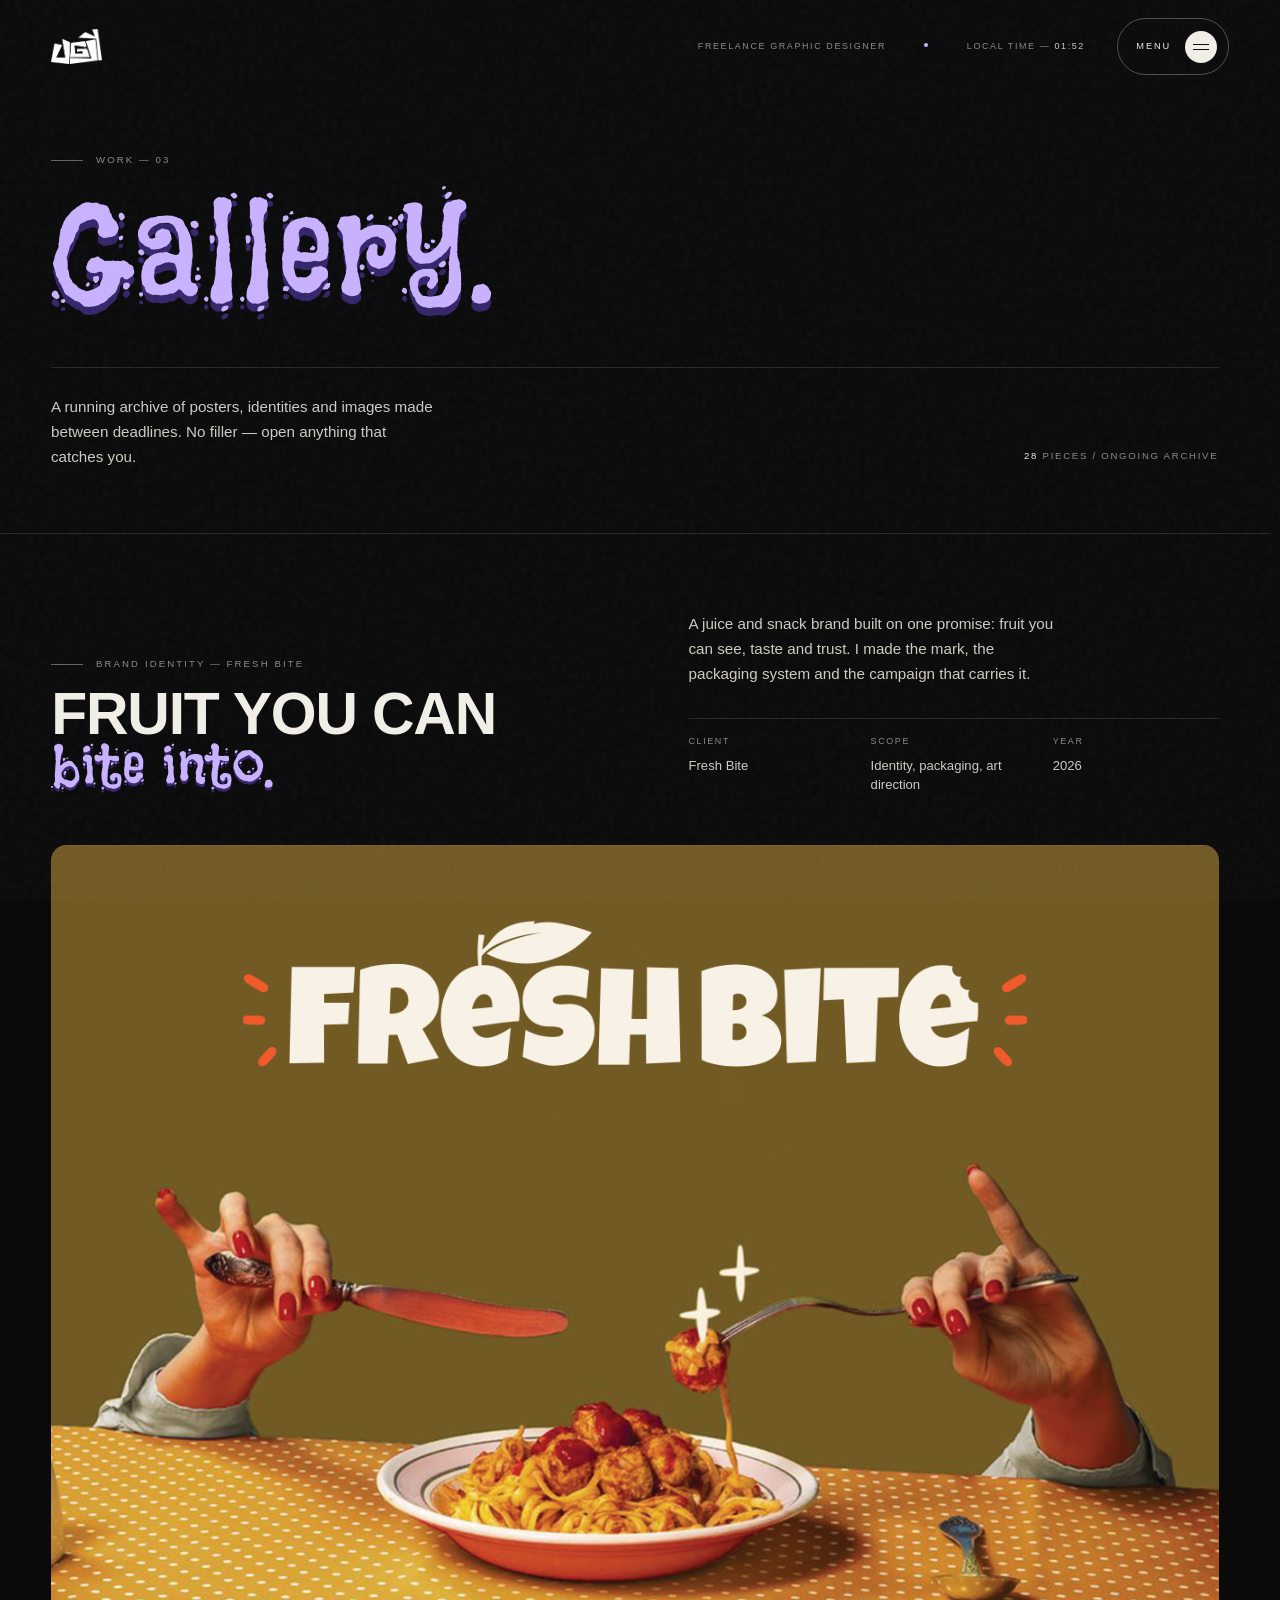
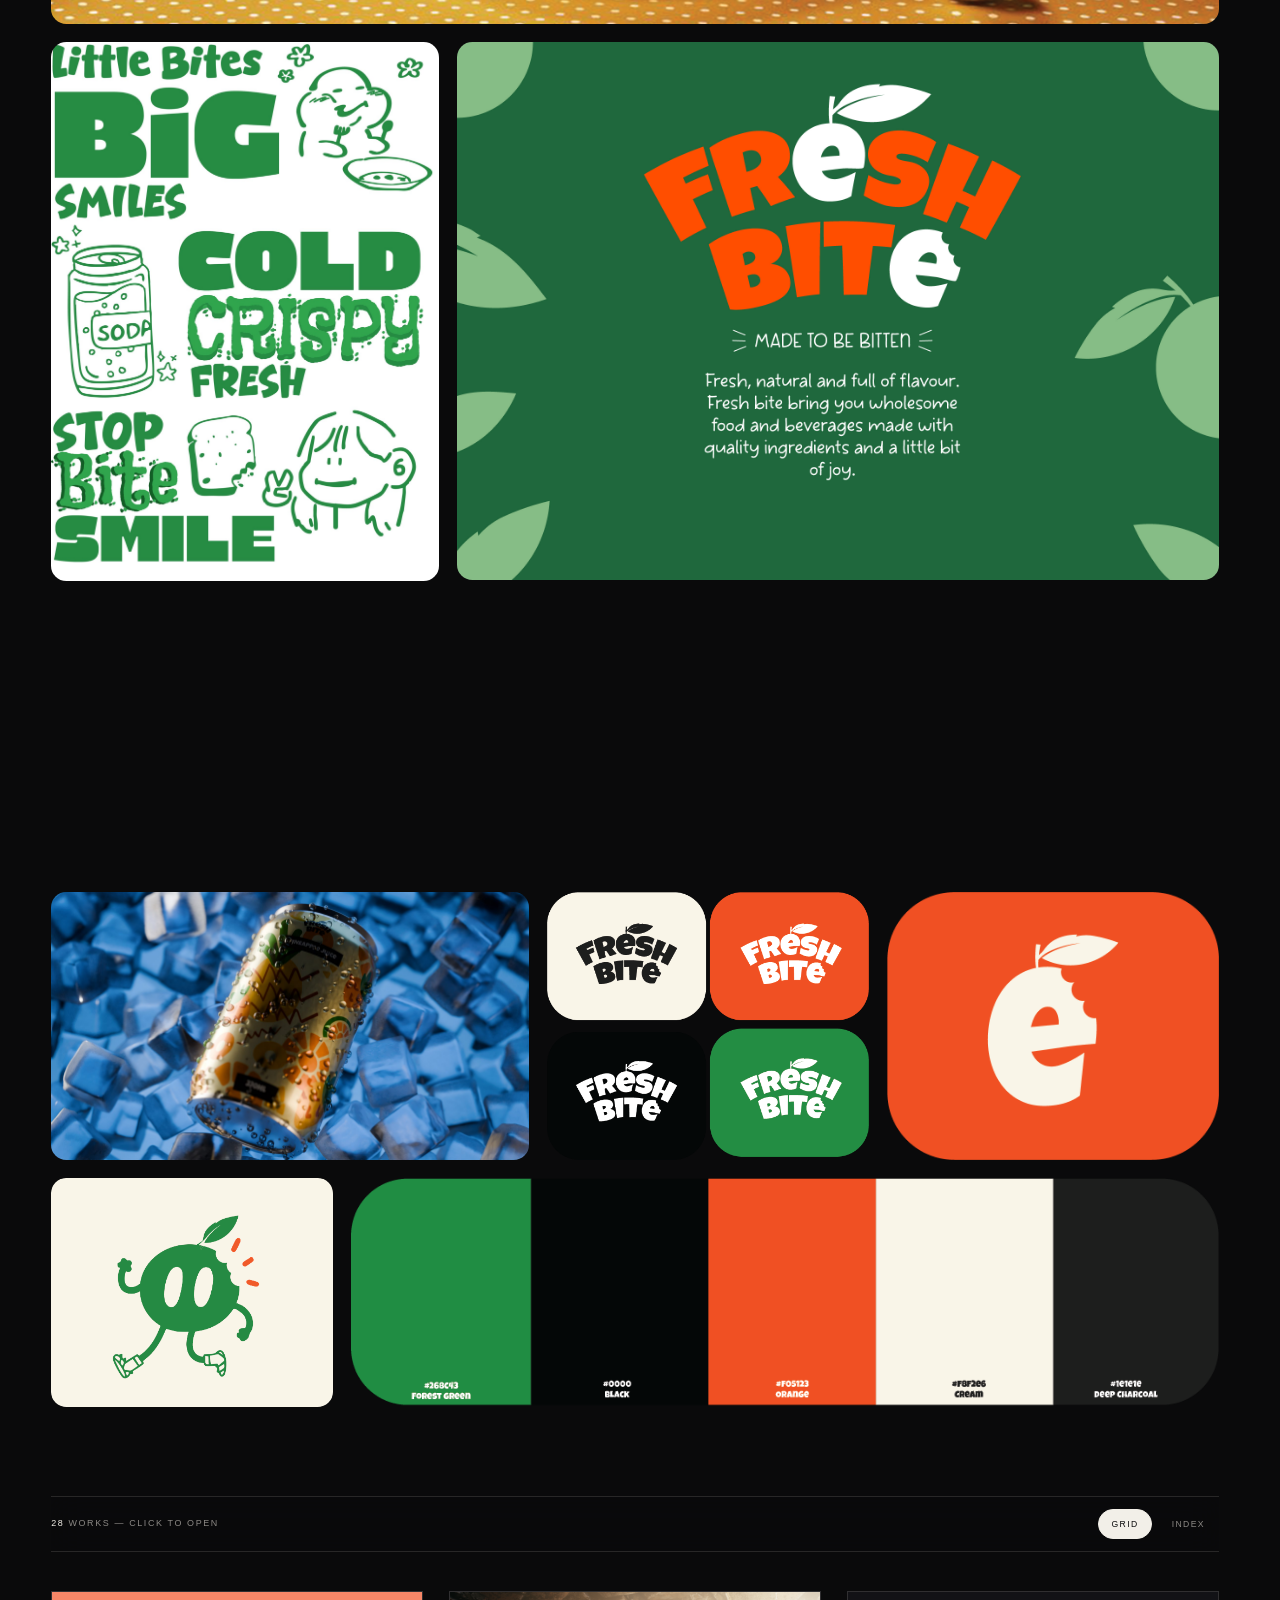
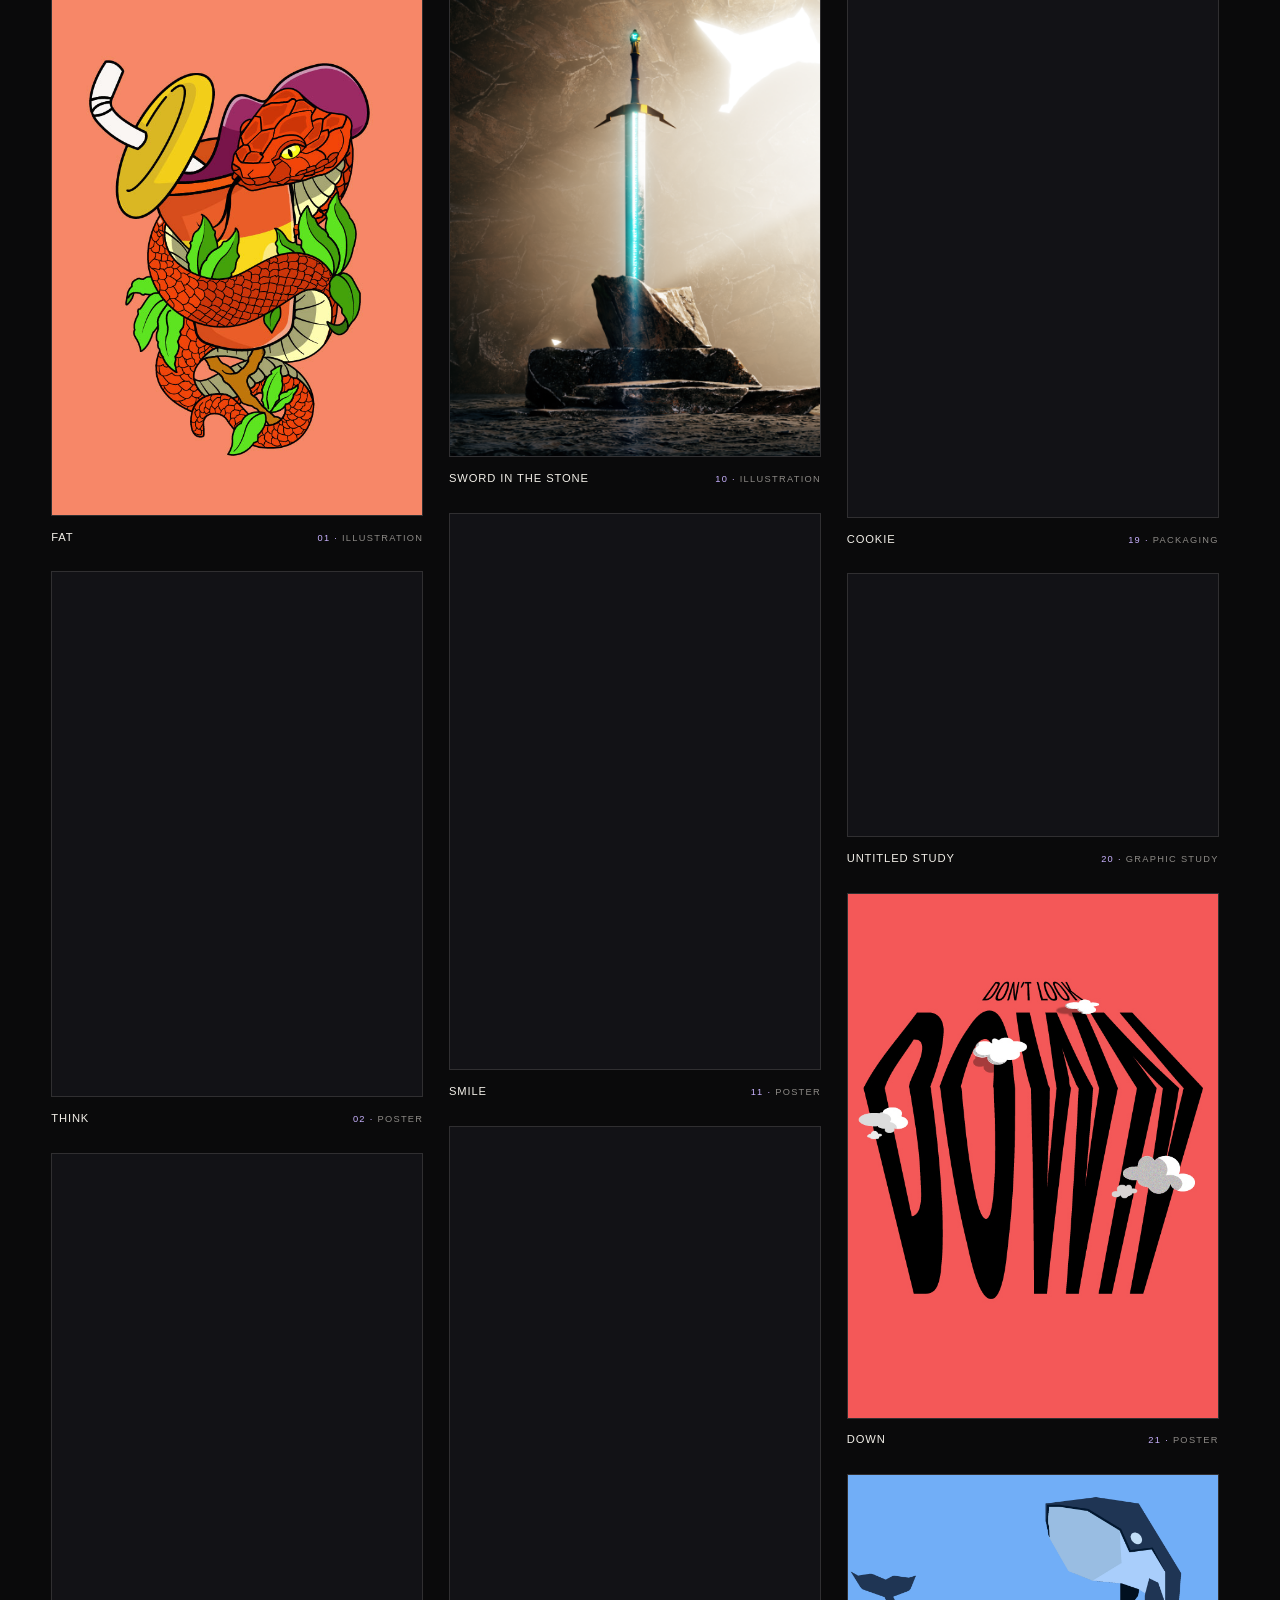
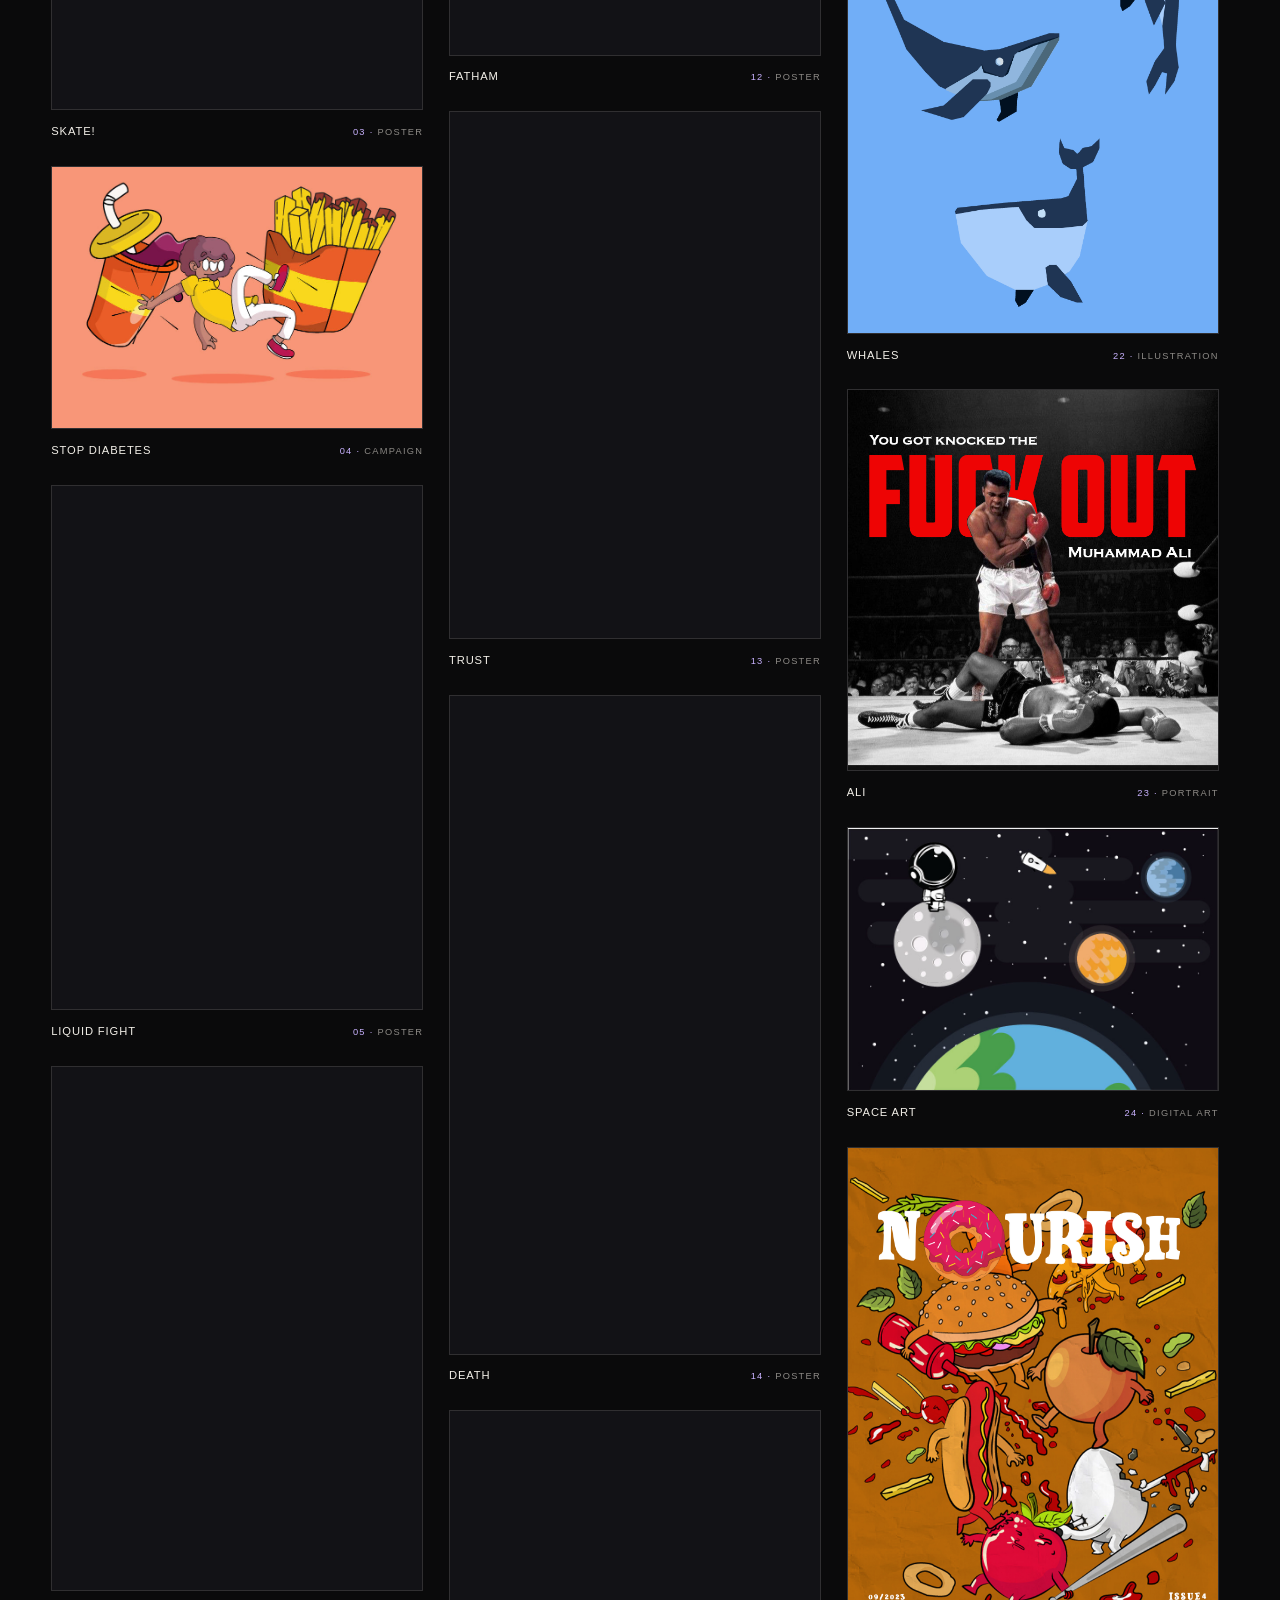
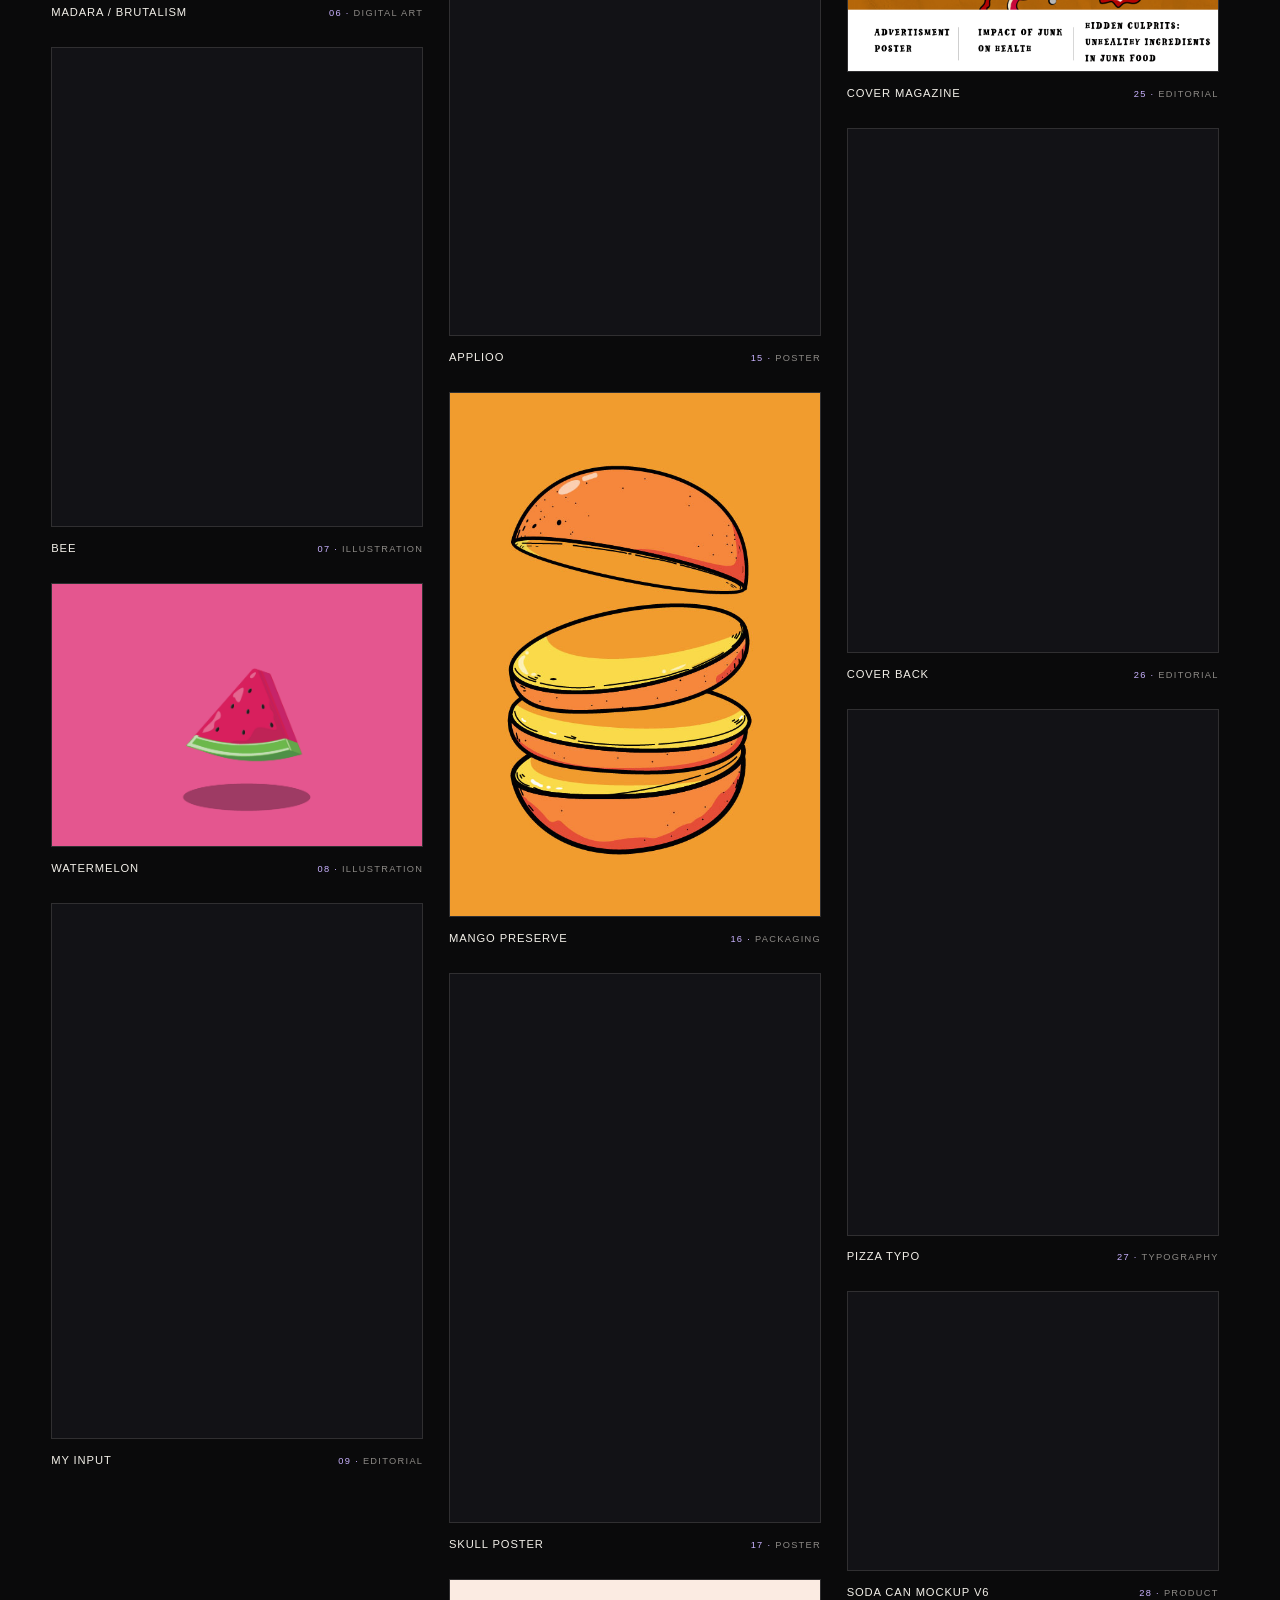
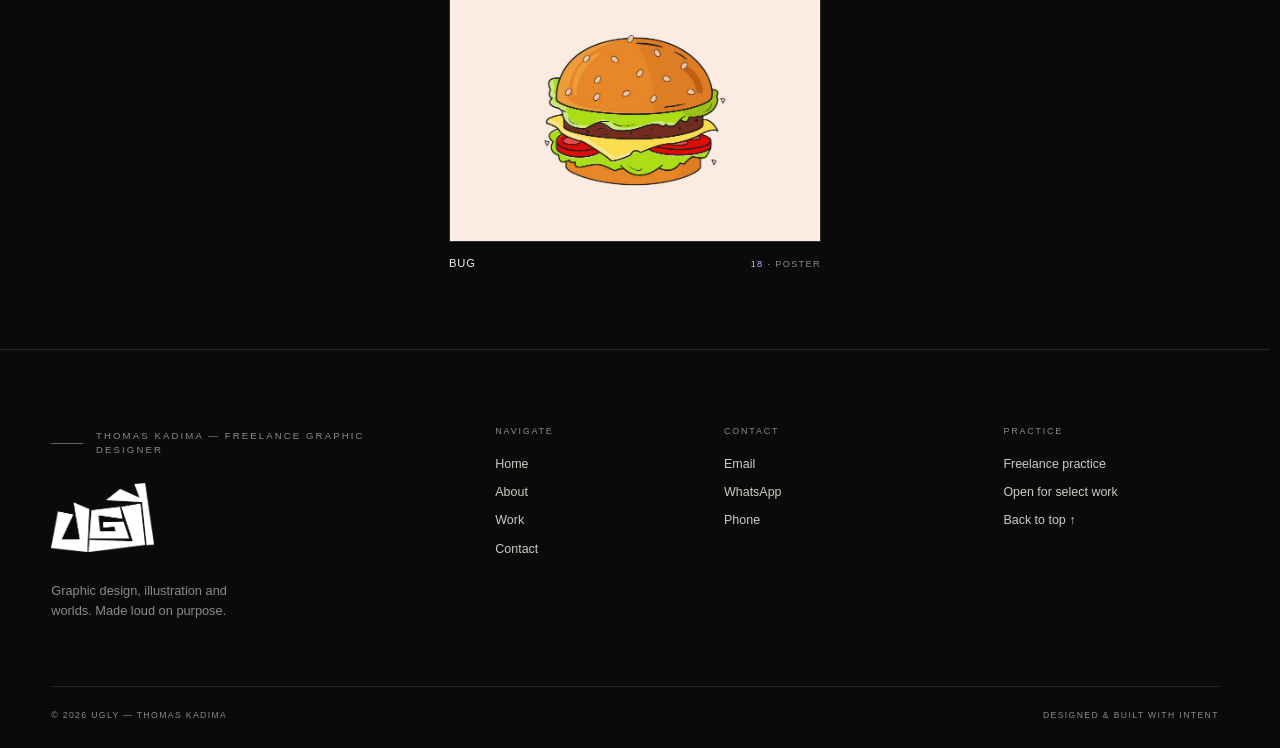
<file: Work.html>
<!DOCTYPE html>
<html lang="en">
<head>
  <meta charset="UTF-8">
  <meta name="viewport" content="width=device-width, initial-scale=1.0">
  <title>Gallery — UGLY / Thomas Kadima</title>
  <meta name="description" content="Gallery of work from UGLY — posters, identity, illustration and digital art by Thomas Kadima.">
  <meta name="theme-color" content="#0a0a0b">
  <meta property="og:title" content="Gallery — UGLY / Thomas Kadima">
  <meta property="og:description" content="A running archive of posters, identities and images made between deadlines.">
  <meta property="og:type" content="website">
  <link rel="icon" href="Images/uLOGOy.png" type="image/png">

  <link rel="preconnect" href="https://fonts.googleapis.com">
  <link rel="preconnect" href="https://fonts.gstatic.com" crossorigin>
  <link rel="preconnect" href="https://api.fontshare.com">
  <link rel="preconnect" href="https://cdn.fontshare.com" crossorigin>
  <link href="https://api.fontshare.com/v2/css?f[]=panchang@500,600,700,800&f[]=satoshi@300,400,500,600,700&display=swap" rel="stylesheet">
  <link href="https://fonts.googleapis.com/css2?family=Flavors&family=Instrument+Serif:ital@0;1&display=swap" rel="stylesheet">

  <link rel="stylesheet" href="css/style.css?v=20261116h">
  <script>document.documentElement.classList.add('js');</script>
</head>
<body id="top">
  <a class="skip" href="#main">Skip to content</a>

  <div class="page-curtain" aria-hidden="true">
    <img src="Images/uLOGO.png" alt="" width="898" height="605">
  </div>
  <div class="noise" aria-hidden="true"></div>
  <div class="cursor" aria-hidden="true"></div>
  <div class="cursor-dot" aria-hidden="true"></div>

  <header class="site-head">
    <a class="brand" href="index.html" aria-label="UGLY — home">
      <img src="Images/uLOGO.png" alt="UGLY" width="898" height="605">
    </a>

    <div class="head-meta" aria-hidden="true">
      <span>Freelance graphic designer</span>
      <span><span class="clock-label">Local time — </span><span class="clock" data-clock>--:--</span></span>
    </div>

    <button class="menu-btn" type="button" aria-expanded="false" aria-controls="site-menu" aria-label="Open navigation">
      <span>Menu</span>
      <span class="menu-btn-bars" aria-hidden="true"><i></i><i></i></span>
    </button>
  </header>

  <div class="menu-panel" id="site-menu" aria-hidden="true">
    <div class="menu-top">
      <a class="menu-brand" href="index.html" aria-label="UGLY — home">
        <img src="Images/uLOGO.png" alt="UGLY" width="898" height="605">
      </a>
      <button class="menu-close" type="button" aria-label="Close menu">
        <span>Close</span><span aria-hidden="true">&times;</span>
      </button>
    </div>

    <div class="menu-grid">
      <div class="menu-aside">
        <p class="eyebrow">Menu / 2026</p>
        <p class="menu-note">A graphic designer building images, identities and worlds.</p>
        <div class="menu-contact">
          <a href="mailto:jin005444@gmail.com">jin005444@gmail.com</a>
          <a href="tel:+254112107923">+254 112 107 923</a>
        </div>
        <p class="menu-avail"><span class="dot"></span>Available for select projects</p>
      </div>

      <nav class="menu-links" aria-label="Main navigation">
        <a class="menu-link" href="index.html" style="--d:.06s">
          <span class="menu-link-index">01</span>
          <span class="menu-link-text">Home</span>
          <span class="menu-link-desc">Index</span>
        </a>
        <a class="menu-link" href="About.html" style="--d:.12s">
          <span class="menu-link-index">02</span>
          <span class="menu-link-text">About</span>
          <span class="menu-link-desc">The person</span>
        </a>
        <a class="menu-link" href="Work.html" aria-current="page" style="--d:.18s">
          <span class="menu-link-index">03</span>
          <span class="menu-link-text">Work</span>
          <span class="menu-link-desc">The evidence</span>
        </a>
        <a class="menu-link" href="Contact.html" style="--d:.24s">
          <span class="menu-link-index">04</span>
          <span class="menu-link-text">Contact</span>
          <span class="menu-link-desc">Say hello</span>
        </a>
      </nav>
    </div>

    <div class="menu-foot">
      <span>Let's make something ugly.</span>
      <span>Open for select projects — 2026</span>
    </div>
  </div>

  <main id="main">
    <section class="page-hero" aria-labelledby="work-title">
      <p class="eyebrow">Work — 03</p>
      <h1 class="page-title reveal" id="work-title"><em>Gallery.</em></h1>
      <div class="page-hero-foot">
        <p class="lede reveal" style="--delay:.1s">A running archive of posters, identities and images made between deadlines. No filler — open anything that catches you.</p>
        <p class="page-count reveal" style="--delay:.15s"><strong data-work-total>27</strong> pieces / ongoing archive</p>
      </div>
    </section>

    <section class="feature" id="fresh-bite" aria-labelledby="fresh-bite-title">
      <div class="feature-head">
        <div>
          <p class="eyebrow">Brand identity — Fresh Bite</p>
          <h2 class="section-title" id="fresh-bite-title">Fruit you can<br><em>bite into.</em></h2>
        </div>
        <div>
          <p class="lede feature-lede">A juice and snack brand built on one promise: fruit you can see, taste and trust. I made the mark, the packaging system and the campaign that carries it.</p>
          <dl class="feature-facts">
            <div><dt>Client</dt><dd>Fresh Bite</dd></div>
            <div><dt>Scope</dt><dd>Identity, packaging, art direction</dd></div>
            <div><dt>Year</dt><dd>2026</dd></div>
          </dl>
        </div>
      </div>

      <div class="feature-board">
        <div class="feature-row feature-row--solo">
          <button class="feature-tile feature-tile--campaign work-trigger" type="button" data-title="Fresh Bite — campaign key visual" data-tag="Campaign" aria-label="Open Fresh Bite campaign key visual">
            <img src="Images/freshy.jpg" alt="Fresh Bite campaign key visual: cream wordmark on olive, hands with knife and fork over a bowl of spaghetti and meatballs" width="5184" height="3456" loading="lazy" decoding="async">
          </button>
        </div>
        <div class="feature-row">
          <button class="feature-tile feature-tile--poster work-trigger" type="button" data-title="Fresh Bite — campaign poster" data-tag="Poster" aria-label="Open Fresh Bite campaign poster">
            <img src="Images/fresh-bite-poster.jpg" alt="Fresh Bite campaign poster reading Little Bites, Big Smiles" width="1600" height="2223" loading="lazy" decoding="async">
          </button>
          <button class="feature-tile feature-tile--pack work-trigger" type="button" data-title="Fresh Bite — packaging" data-tag="Packaging" aria-label="Open Fresh Bite packaging">
            <img src="Images/pres.jpg" alt="Fresh Bite packaging panel with the tagline Made to be bitten" width="3508" height="2480" loading="lazy" decoding="async">
          </button>
        </div>
        <div class="feature-row">
          <button class="feature-tile feature-tile--logo work-trigger" type="button" data-title="Fresh Bite — horizontal logo" data-tag="Identity" aria-label="Open Fresh Bite horizontal logo">
            <img src="Images/fresh horizontal logo.png" alt="Fresh Bite horizontal wordmark in orange on forest green" width="922" height="385" decoding="async">
          </button>
          <button class="feature-tile feature-tile--logo-cream work-trigger" type="button" data-title="Fresh Bite — logo lockup" data-tag="Identity" aria-label="Open Fresh Bite logo lockup on cream">
            <img src="Images/fresh-bite-logo.jpg" alt="Fresh Bite logo lockup on cream with apple and orange marks" width="2000" height="1122" loading="lazy" decoding="async">
          </button>
        </div>
        <div class="feature-row">
          <button class="feature-tile feature-tile--can work-trigger" type="button" data-title="Fresh Bite — can mockup" data-tag="Product" aria-label="Open Fresh Bite can mockup">
            <img src="Images/fresh-bite-can.jpg" alt="Fresh Bite pineapple juice can resting on ice" width="1920" height="1080" loading="lazy" decoding="async">
          </button>
          <button class="feature-tile feature-tile--icons work-trigger" type="button" data-title="Fresh Bite — icon set" data-tag="Identity" aria-label="Open Fresh Bite icon set">
            <img src="Images/background logos.png" alt="Fresh Bite app icons in cream, orange, black and forest green" width="586" height="489" loading="lazy" decoding="async">
          </button>
          <button class="feature-tile feature-tile--appicon work-trigger" type="button" data-title="Fresh Bite — app icon" data-tag="Identity" aria-label="Open Fresh Bite app icon">
            <img src="Images/favicon.png" alt="Fresh Bite app icon: cream apple letter e on orange" width="730" height="590" loading="lazy" decoding="async">
          </button>
        </div>
        <div class="feature-row">
          <button class="feature-tile feature-tile--mascot work-trigger" type="button" data-title="Fresh Bite — mascot" data-tag="Illustration" aria-label="Open Fresh Bite mascot">
            <img src="Images/mascot-3x.png" alt="Fresh Bite apple mascot running with a bite taken out of it" width="1041" height="843" loading="lazy" decoding="async">
          </button>
          <button class="feature-tile feature-tile--colors work-trigger" type="button" data-title="Fresh Bite — colour palette" data-tag="Colour" aria-label="Open Fresh Bite colour palette">
            <img src="Images/fresh colors.png" alt="Fresh Bite palette: forest green, black, orange, cream and deep charcoal" width="991" height="261" loading="lazy" decoding="async">
          </button>
        </div>
      </div>
    </section>

    <div class="work-wrap">
      <div class="work-toolbar">
        <p class="work-count"><strong data-work-total>27</strong> works — click to open</p>
        <div class="view-toggle" role="group" aria-label="Choose layout">
          <button type="button" data-view="grid" aria-pressed="true">Grid</button>
          <button type="button" data-view="index" aria-pressed="false">Index</button>
        </div>
      </div>

      <div class="work-grid" id="work-grid">
        <!-- To add a work: drop the image in Images/, copy one .work-item block,
             and update its data-title, data-tag, alt, src, width and height.
             Every "27" counter updates itself from the items below. -->
        <div class="work-item">
          <button class="work-trigger" type="button" data-title="Fat" data-tag="Illustration" aria-label="Open Fat — illustration">
            <span class="work-media">
              <img src="Images/fat.jpg" alt="Fat — digital illustration" width="600" height="848" decoding="async">
              <span class="view">View</span>
            </span>
            <span class="work-text"><span class="work-title">Fat</span><span class="work-tag">Illustration</span></span>
            <span class="work-open" aria-hidden="true">&#8599;</span>
          </button>
        </div>

        <div class="work-item">
          <button class="work-trigger" type="button" data-title="Think" data-tag="Poster" aria-label="Open Think — poster">
            <span class="work-media">
              <img src="Images/think.jpg" alt="Think — poster design" width="2479" height="3506" decoding="async">
              <span class="view">View</span>
            </span>
            <span class="work-text"><span class="work-title">Think</span><span class="work-tag">Poster</span></span>
            <span class="work-open" aria-hidden="true">&#8599;</span>
          </button>
        </div>

        <div class="work-item">
          <button class="work-trigger" type="button" data-title="Skate!" data-tag="Poster" aria-label="Open Skate! — poster">
            <span class="work-media">
              <img src="Images/Skate!1.jpg" alt="Skate! — poster design" width="736" height="1104" decoding="async">
              <span class="view">View</span>
            </span>
            <span class="work-text"><span class="work-title">Skate!</span><span class="work-tag">Poster</span></span>
            <span class="work-open" aria-hidden="true">&#8599;</span>
          </button>
        </div>

        <div class="work-item">
          <button class="work-trigger" type="button" data-title="Stop Diabetes" data-tag="Campaign" aria-label="Open Stop Diabetes — campaign">
            <span class="work-media">
              <img src="Images/stop%20diabistes.jpg" alt="Stop Diabetes — campaign poster" width="842" height="595" loading="lazy" decoding="async">
              <span class="view">View</span>
            </span>
            <span class="work-text"><span class="work-title">Stop Diabetes</span><span class="work-tag">Campaign</span></span>
            <span class="work-open" aria-hidden="true">&#8599;</span>
          </button>
        </div>

        <div class="work-item">
          <button class="work-trigger" type="button" data-title="Liquid Fight" data-tag="Poster" aria-label="Open Liquid Fight — poster">
            <span class="work-media">
              <img src="Images/Liquid%20fighT.jpg" alt="Liquid Fight — poster design" width="596" height="842" loading="lazy" decoding="async">
              <span class="view">View</span>
            </span>
            <span class="work-text"><span class="work-title">Liquid Fight</span><span class="work-tag">Poster</span></span>
            <span class="work-open" aria-hidden="true">&#8599;</span>
          </button>
        </div>

        <div class="work-item">
          <button class="work-trigger" type="button" data-title="Madara / Brutalism" data-tag="Digital art" aria-label="Open Madara Brutalism — digital art">
            <span class="work-media">
              <img src="Images/madara%20brutalism.jpg" alt="Madara Brutalism — digital art" width="2480" height="3508" loading="lazy" decoding="async">
              <span class="view">View</span>
            </span>
            <span class="work-text"><span class="work-title">Madara / Brutalism</span><span class="work-tag">Digital art</span></span>
            <span class="work-open" aria-hidden="true">&#8599;</span>
          </button>
        </div>

        <div class="work-item">
          <button class="work-trigger" type="button" data-title="Bee" data-tag="Illustration" aria-label="Open Bee — illustration">
            <span class="work-media">
              <img src="Images/bee.jpg" alt="Bee — illustration" width="743" height="960" loading="lazy" decoding="async">
              <span class="view">View</span>
            </span>
            <span class="work-text"><span class="work-title">Bee</span><span class="work-tag">Illustration</span></span>
            <span class="work-open" aria-hidden="true">&#8599;</span>
          </button>
        </div>

        <div class="work-item">
          <button class="work-trigger" type="button" data-title="Watermelon" data-tag="Illustration" aria-label="Open Watermelon — illustration">
            <span class="work-media">
              <img src="Images/watermelon.jpg" alt="Watermelon — illustration" width="3512" height="2491" loading="lazy" decoding="async">
              <span class="view">View</span>
            </span>
            <span class="work-text"><span class="work-title">Watermelon</span><span class="work-tag">Illustration</span></span>
            <span class="work-open" aria-hidden="true">&#8599;</span>
          </button>
        </div>

        <div class="work-item">
          <button class="work-trigger" type="button" data-title="My Input" data-tag="Editorial" aria-label="Open My Input — editorial">
            <span class="work-media">
              <img src="Images/3%2C%20My%20Input.jpg" alt="My Input — editorial layout" width="2475" height="3568" loading="lazy" decoding="async">
              <span class="view">View</span>
            </span>
            <span class="work-text"><span class="work-title">My Input</span><span class="work-tag">Editorial</span></span>
            <span class="work-open" aria-hidden="true">&#8599;</span>
          </button>
        </div>

        <div class="work-item">
          <button class="work-trigger" type="button" data-title="Sword in the Stone" data-tag="Illustration" aria-label="Open Sword in the Stone — illustration">
            <span class="work-media">
              <img src="Images/sword%20stone.png" alt="Sword in the Stone — illustration" width="860" height="1080" loading="lazy" decoding="async">
              <span class="view">View</span>
            </span>
            <span class="work-text"><span class="work-title">Sword in the Stone</span><span class="work-tag">Illustration</span></span>
            <span class="work-open" aria-hidden="true">&#8599;</span>
          </button>
        </div>

        <div class="work-item">
          <button class="work-trigger" type="button" data-title="Smile" data-tag="Poster" aria-label="Open Smile — poster">
            <span class="work-media">
              <img src="Images/SMILE.jpg" alt="Smile — poster design" width="736" height="1104" loading="lazy" decoding="async">
              <span class="view">View</span>
            </span>
            <span class="work-text"><span class="work-title">Smile</span><span class="work-tag">Poster</span></span>
            <span class="work-open" aria-hidden="true">&#8599;</span>
          </button>
        </div>

        <div class="work-item">
          <button class="work-trigger" type="button" data-title="Fatham" data-tag="Poster" aria-label="Open Fatham — poster">
            <span class="work-media">
              <img src="Images/FATHAM.jpg" alt="Fatham — poster design" width="595" height="848" loading="lazy" decoding="async">
              <span class="view">View</span>
            </span>
            <span class="work-text"><span class="work-title">Fatham</span><span class="work-tag">Poster</span></span>
            <span class="work-open" aria-hidden="true">&#8599;</span>
          </button>
        </div>

        <div class="work-item">
          <button class="work-trigger" type="button" data-title="Trust" data-tag="Poster" aria-label="Open Trust — poster">
            <span class="work-media">
              <img src="Images/TRUST.jpg" alt="Trust — poster design" width="595" height="845" loading="lazy" decoding="async">
              <span class="view">View</span>
            </span>
            <span class="work-text"><span class="work-title">Trust</span><span class="work-tag">Poster</span></span>
            <span class="work-open" aria-hidden="true">&#8599;</span>
          </button>
        </div>

        <div class="work-item">
          <button class="work-trigger" type="button" data-title="Death" data-tag="Poster" aria-label="Open Death — poster">
            <span class="work-media">
              <img src="Images/death.jpg" alt="Death — poster design" width="736" height="1308" loading="lazy" decoding="async">
              <span class="view">View</span>
            </span>
            <span class="work-text"><span class="work-title">Death</span><span class="work-tag">Poster</span></span>
            <span class="work-open" aria-hidden="true">&#8599;</span>
          </button>
        </div>

        <div class="work-item">
          <button class="work-trigger" type="button" data-title="Applioo" data-tag="Poster" aria-label="Open Applioo — poster">
            <span class="work-media">
              <img src="Images/applioo2.jpg" alt="Applioo — poster design" width="2480" height="3508" loading="lazy" decoding="async">
              <span class="view">View</span>
            </span>
            <span class="work-text"><span class="work-title">Applioo</span><span class="work-tag">Poster</span></span>
            <span class="work-open" aria-hidden="true">&#8599;</span>
          </button>
        </div>

        <div class="work-item">
          <button class="work-trigger" type="button" data-title="Mango Preserve" data-tag="Packaging" aria-label="Open Mango Preserve — packaging">
            <span class="work-media">
              <img src="Images/mango%20preserve.jpg" alt="Mango Preserve — packaging design" width="595" height="842" loading="lazy" decoding="async">
              <span class="view">View</span>
            </span>
            <span class="work-text"><span class="work-title">Mango Preserve</span><span class="work-tag">Packaging</span></span>
            <span class="work-open" aria-hidden="true">&#8599;</span>
          </button>
        </div>

        <div class="work-item">
          <button class="work-trigger" type="button" data-title="Skull Poster" data-tag="Poster" aria-label="Open Skull Poster — poster">
            <span class="work-media">
              <img src="Images/skull%20POSTER.jpg" alt="Skull Poster — poster design" width="2953" height="4370" loading="lazy" decoding="async">
              <span class="view">View</span>
            </span>
            <span class="work-text"><span class="work-title">Skull Poster</span><span class="work-tag">Poster</span></span>
            <span class="work-open" aria-hidden="true">&#8599;</span>
          </button>
        </div>

        <div class="work-item">
          <button class="work-trigger" type="button" data-title="Bug" data-tag="Poster" aria-label="Open Bug — poster">
            <span class="work-media">
              <img src="Images/BUG.jpg" alt="Bug — poster design" width="842" height="595" loading="lazy" decoding="async">
              <span class="view">View</span>
            </span>
            <span class="work-text"><span class="work-title">Bug</span><span class="work-tag">Poster</span></span>
            <span class="work-open" aria-hidden="true">&#8599;</span>
          </button>
        </div>

        <div class="work-item">
          <button class="work-trigger" type="button" data-title="Cookie" data-tag="Packaging" aria-label="Open Cookie — packaging">
            <span class="work-media">
              <img src="Images/cookie.jpg" alt="Cookie — packaging design" width="1748" height="2480" loading="lazy" decoding="async">
              <span class="view">View</span>
            </span>
            <span class="work-text"><span class="work-title">Cookie</span><span class="work-tag">Packaging</span></span>
            <span class="work-open" aria-hidden="true">&#8599;</span>
          </button>
        </div>

        <div class="work-item">
          <button class="work-trigger" type="button" data-title="Untitled Study" data-tag="Graphic study" aria-label="Open Untitled Study — graphic study">
            <span class="work-media">
              <img src="Images/download-(15).jpg" alt="Untitled Study — graphic study" width="842" height="595" loading="lazy" decoding="async">
              <span class="view">View</span>
            </span>
            <span class="work-text"><span class="work-title">Untitled Study</span><span class="work-tag">Graphic study</span></span>
            <span class="work-open" aria-hidden="true">&#8599;</span>
          </button>
        </div>

        <div class="work-item">
          <button class="work-trigger" type="button" data-title="Down" data-tag="Poster" aria-label="Open Down — poster">
            <span class="work-media">
              <img src="Images/Down.jpg" alt="Down — poster design" width="595" height="842" loading="lazy" decoding="async">
              <span class="view">View</span>
            </span>
            <span class="work-text"><span class="work-title">Down</span><span class="work-tag">Poster</span></span>
            <span class="work-open" aria-hidden="true">&#8599;</span>
          </button>
        </div>

        <div class="work-item">
          <button class="work-trigger" type="button" data-title="Whales" data-tag="Illustration" aria-label="Open Whales — illustration">
            <span class="work-media">
              <img src="Images/whales.jpg" alt="Whales — illustration" width="2667" height="3296" loading="lazy" decoding="async">
              <span class="view">View</span>
            </span>
            <span class="work-text"><span class="work-title">Whales</span><span class="work-tag">Illustration</span></span>
            <span class="work-open" aria-hidden="true">&#8599;</span>
          </button>
        </div>

        <div class="work-item">
          <button class="work-trigger" type="button" data-title="Ali" data-tag="Portrait" aria-label="Open Ali — portrait">
            <span class="work-media">
              <img src="Images/Ali.jpg" alt="Ali — portrait illustration" width="720" height="738" loading="lazy" decoding="async">
              <span class="view">View</span>
            </span>
            <span class="work-text"><span class="work-title">Ali</span><span class="work-tag">Portrait</span></span>
            <span class="work-open" aria-hidden="true">&#8599;</span>
          </button>
        </div>

        <div class="work-item">
          <button class="work-trigger" type="button" data-title="Space Art" data-tag="Digital art" aria-label="Open Space Art — digital art">
            <span class="work-media">
              <img src="Images/space%20art2.jpg" alt="Space Art — digital art" width="844" height="598" loading="lazy" decoding="async">
              <span class="view">View</span>
            </span>
            <span class="work-text"><span class="work-title">Space Art</span><span class="work-tag">Digital art</span></span>
            <span class="work-open" aria-hidden="true">&#8599;</span>
          </button>
        </div>

        <div class="work-item">
          <button class="work-trigger" type="button" data-title="Cover Magazine" data-tag="Editorial" aria-label="Open Cover Magazine — editorial">
            <span class="work-media">
              <img src="Images/cover%20magazine2.jpg" alt="Cover Magazine — editorial cover" width="2480" height="3508" loading="lazy" decoding="async">
              <span class="view">View</span>
            </span>
            <span class="work-text"><span class="work-title">Cover Magazine</span><span class="work-tag">Editorial</span></span>
            <span class="work-open" aria-hidden="true">&#8599;</span>
          </button>
        </div>

        <div class="work-item">
          <button class="work-trigger" type="button" data-title="Cover Back" data-tag="Editorial" aria-label="Open Cover Back — editorial">
            <span class="work-media">
              <img src="Images/COVER%20BACK2.jpg" alt="Cover Back — editorial spread" width="2480" height="3508" loading="lazy" decoding="async">
              <span class="view">View</span>
            </span>
            <span class="work-text"><span class="work-title">Cover Back</span><span class="work-tag">Editorial</span></span>
            <span class="work-open" aria-hidden="true">&#8599;</span>
          </button>
        </div>

        <div class="work-item">
          <button class="work-trigger" type="button" data-title="Pizza Typo" data-tag="Typography" aria-label="Open Pizza Typo — typography">
            <span class="work-media">
              <img src="Images/pizza%20typo.jpg" alt="Pizza Typo — typographic poster" width="2476" height="3508" loading="lazy" decoding="async">
              <span class="view">View</span>
            </span>
            <span class="work-text"><span class="work-title">Pizza Typo</span><span class="work-tag">Typography</span></span>
            <span class="work-open" aria-hidden="true">&#8599;</span>
          </button>
        </div>

        <div class="work-item">
          <button class="work-trigger" type="button" data-title="Soda Can Mockup v6" data-tag="Product" aria-label="Open Soda Can Mockup v6">
            <span class="work-media">
              <img src="Images/sodacanicemock_v6_close.png" alt="Soda can mockup v6 — close-up" width="1920" height="1080" loading="lazy" decoding="async">
              <span class="view">View</span>
            </span>
            <span class="work-text"><span class="work-title">Soda Can Mockup v6</span><span class="work-tag">Product</span></span>
            <span class="work-open" aria-hidden="true">&#8599;</span>
          </button>
        </div>
      </div>
    </div>
  </main>

  <div class="lightbox" aria-hidden="true" role="dialog" aria-modal="true" aria-label="Artwork viewer">
    <div class="lightbox-backdrop"></div>
    <div class="lightbox-top">
      <p class="lightbox-count"><strong data-lightbox-index>01</strong> / <strong data-lightbox-total>37</strong></p>
      <button class="lightbox-close" type="button" aria-label="Close viewer">
        <span>Close</span><span aria-hidden="true">&times;</span>
      </button>
    </div>
    <img class="lightbox-img" alt="">
    <div class="lightbox-bar">
      <div>
        <p class="lightbox-title" data-lightbox-title></p>
        <p class="lightbox-tag" data-lightbox-tag></p>
      </div>
      <div class="lightbox-nav">
        <button type="button" data-lightbox-prev aria-label="Previous artwork">&larr;</button>
        <button type="button" data-lightbox-next aria-label="Next artwork">&rarr;</button>
      </div>
    </div>
  </div>

  <footer class="site-foot">
    <div class="foot-top">
      <div class="foot-brand">
        <p class="eyebrow">Thomas Kadima — Freelance graphic designer</p>
        <a class="foot-mark" href="index.html" aria-label="UGLY — home">
          <img src="Images/uLOGO.png" alt="UGLY" width="898" height="605">
        </a>
        <p class="foot-line">Graphic design, illustration and worlds. Made loud on purpose.</p>
      </div>

      <div class="foot-col">
        <h4>Navigate</h4>
        <ul>
          <li><a href="index.html">Home</a></li>
          <li><a href="About.html">About</a></li>
          <li><a href="Work.html">Work</a></li>
          <li><a href="Contact.html">Contact</a></li>
        </ul>
      </div>

      <div class="foot-col">
        <h4>Contact</h4>
        <ul>
          <li><a href="mailto:jin005444@gmail.com">Email</a></li>
          <li><a href="https://wa.me/254112107923">WhatsApp</a></li>
          <li><a href="tel:+254112107923">Phone</a></li>
        </ul>
      </div>

      <div class="foot-col">
        <h4>Practice</h4>
        <ul>
          <li>Freelance practice</li>
          <li>Open for select work</li>
          <li><a href="#top">Back to top &uarr;</a></li>
        </ul>
      </div>
    </div>

    <div class="foot-bottom">
      <span>&copy; 2026 UGLY — Thomas Kadima</span>
      <span>Designed &amp; built with intent</span>
    </div>
  </footer>

  <script src="js/script.js?v=20261116h"></script>
</body>
</html>
</file>
<file: css/style.css>
/* ============================================================
   UGLY — PORTFOLIO 2026
   Editorial / brutalist-luxe design system
   ============================================================ */

:root {
  --ink: #0a0a0b;
  --ink-2: #0e0e11;
  --panel: #121216;
  --panel-2: #17171c;
  --bone: #f2efe8;
  --bone-dim: #cfcbc2;
  --muted: #8d8a86;
  --accent: #c9b2ff;
  --accent-deep: #6a48e0;

  --line: rgba(242, 239, 232, .13);
  --line-strong: rgba(242, 239, 232, .3);
  --ink-line: rgba(10, 10, 11, .16);

  --display: 'Panchang', 'Arial Black', sans-serif;
  --body: 'Satoshi', 'Helvetica Neue', sans-serif;
  --serif: 'Instrument Serif', Georgia, serif;
  --graffiti: 'Flavors', var(--display);

  --pad: clamp(1.15rem, 4vw, 5rem);
  --gap: clamp(1rem, 2vw, 2rem);
  --ease: cubic-bezier(.16, 1, .3, 1);
  --ease-io: cubic-bezier(.76, 0, .24, 1);
}

/* ------------------------------------------------------------
   RESET + BASE
   ------------------------------------------------------------ */
*, *::before, *::after { margin: 0; padding: 0; box-sizing: border-box; }

html {
  scroll-behavior: smooth;
  -webkit-text-size-adjust: 100%;
  scrollbar-gutter: stable;
  scrollbar-color: #3a3a43 var(--ink);
  scrollbar-width: thin;
}
::-webkit-scrollbar { width: 10px; height: 10px; }
::-webkit-scrollbar-track { background: var(--ink); }
::-webkit-scrollbar-thumb { background: #33333c; border-radius: 999px; border: 2px solid var(--ink); }
::-webkit-scrollbar-thumb:hover { background: #4a4a55; }

body {
  min-height: 100vh;
  overflow-x: hidden;
  background: var(--ink);
  color: var(--bone);
  font-family: var(--body);
  font-size: 16px;
  font-weight: 400;
  line-height: 1.55;
  -webkit-font-smoothing: antialiased;
  -moz-osx-font-smoothing: grayscale;
  text-rendering: optimizeLegibility;
}

body.is-locked { overflow: hidden; }

img, svg { display: block; }
img {
  width: 100%;
  height: auto;
  max-width: 100%;
  background-color: var(--panel);
}
a { color: inherit; text-decoration: none; }

button, input, select, textarea { font: inherit; color: inherit; }
button { background: none; border: 0; cursor: pointer; }
ul, ol { list-style: none; }
h1, h2, h3, h4 { font-weight: 400; line-height: 1; }
em { font-style: normal; }

::selection { background: var(--accent); color: var(--ink); }

:focus-visible {
  outline: 2px solid var(--accent);
  outline-offset: 4px;
}

.sr-only {
  position: absolute;
  width: 1px;
  height: 1px;
  padding: 0;
  margin: -1px;
  overflow: hidden;
  clip: rect(0 0 0 0);
  white-space: nowrap;
  border: 0;
}

.skip {
  position: fixed;
  top: 1rem;
  left: 1rem;
  z-index: 900;
  padding: .8rem 1.1rem;
  background: var(--bone);
  color: var(--ink);
  font-size: .7rem;
  letter-spacing: .16em;
  text-transform: uppercase;
  transform: translateY(-180%);
  transition: transform .3s var(--ease);
}
.skip:focus { transform: none; }

main { scroll-margin-top: 5rem; }

/* ------------------------------------------------------------
   TYPE UTILITIES
   ------------------------------------------------------------ */
.eyebrow {
  display: inline-flex;
  align-items: center;
  gap: .8rem;
  font-size: .6rem;
  font-weight: 500;
  letter-spacing: .22em;
  text-transform: uppercase;
  color: var(--muted);
}
.eyebrow::before {
  content: '';
  width: 2rem;
  height: 1px;
  background: currentColor;
  opacity: .7;
  flex: none;
}
.eyebrow--accent { color: var(--accent); }

.serif {
  font-family: var(--serif);
  font-style: italic;
  font-weight: 400;
  text-transform: none;
  letter-spacing: -.01em;
}

.accent { color: var(--accent); }

.display {
  font-family: var(--display);
  font-weight: 700;
  text-transform: uppercase;
  line-height: .82;
  letter-spacing: -.025em;
}

.lede {
  color: var(--bone-dim);
  font-size: clamp(.95rem, 1.15vw, 1.1rem);
  line-height: 1.65;
  max-width: 42ch;
}

/* ------------------------------------------------------------
   OVERLAYS / DECOR
   ------------------------------------------------------------ */
.noise {
  position: fixed;
  inset: 0;
  z-index: 800;
  pointer-events: none;
  opacity: .05;
  background-image: url("data:image/svg+xml,%3Csvg viewBox='0 0 180 180' xmlns='http://www.w3.org/2000/svg'%3E%3Cfilter id='n'%3E%3CfeTurbulence type='fractalNoise' baseFrequency='.85' numOctaves='4' stitchTiles='stitch'/%3E%3C/filter%3E%3Crect width='100%25' height='100%25' filter='url(%23n)' opacity='.8'/%3E%3C/svg%3E");
}

/* Custom cursor (pointer devices only) */
.cursor, .cursor-dot {
  position: fixed;
  top: 0;
  left: 0;
  z-index: 1000;
  border-radius: 50%;
  pointer-events: none;
  opacity: 0;
  visibility: hidden;
  will-change: transform;
}
.cursor {
  width: 24px;
  height: 24px;
  border: 1px solid rgba(242, 239, 232, .8);
  mix-blend-mode: difference;
  /* Size is animated instead of transform-scaled so the ring stays crisp. */
  transition: width .24s var(--ease), height .24s var(--ease), border-color .24s ease;
}
.cursor.is-active {
  width: 44px;
  height: 44px;
  border-color: var(--accent);
}
.cursor-dot {
  width: 4px;
  height: 4px;
  background: var(--bone);
  mix-blend-mode: difference;
}
html.has-cursor .cursor,
html.has-cursor .cursor-dot { opacity: 1; visibility: visible; }
html.has-cursor,
html.has-cursor a,
html.has-cursor button,
html.has-cursor input,
html.has-cursor select,
html.has-cursor textarea,
html.has-cursor label,
html.has-cursor [data-kb-canvas] { cursor: none !important; }

/* ------------------------------------------------------------
   PAGE CURTAIN
   ------------------------------------------------------------ */
.page-curtain { display: none; }
.js .page-curtain {
  position: fixed;
  inset: 0;
  z-index: 900;
  display: grid;
  place-items: center;
  background: var(--ink);
  opacity: 1;
  visibility: visible;
  transition: opacity .65s ease .12s, visibility 0s linear .85s;
}
.js .page-curtain img {
  width: clamp(70px, 8vw, 108px);
  height: auto;
  background: none;
  animation: curtainLogo 1.4s var(--ease) both;
}
@keyframes curtainLogo {
  0% { opacity: 0; transform: scale(.82) rotate(-3deg); }
  45% { opacity: 1; transform: scale(1) rotate(0); }
  75% { opacity: 1; transform: scale(1.02); }
  100% { opacity: 0; transform: scale(1.08); }
}
.js .page-curtain.is-gone {
  opacity: 0;
  visibility: hidden;
  pointer-events: none;
}

/* ------------------------------------------------------------
   HEADER
   ------------------------------------------------------------ */
.site-head {
  position: fixed;
  top: 0;
  left: 0;
  right: 0;
  z-index: 100;
  display: flex;
  align-items: center;
  justify-content: space-between;
  gap: 2rem;
  padding: 1.15rem var(--pad);
  border-bottom: 1px solid transparent;
  transition: background .4s ease, padding .4s ease, border-color .4s ease;
}
.js .site-head {
  opacity: 0;
  transform: translateY(-12px);
  transition: opacity .7s ease .2s, transform .7s var(--ease) .2s,
              background .4s ease, padding .4s ease, border-color .4s ease;
}
.js body.is-ready .site-head { opacity: 1; transform: none; }
.site-head.is-scrolled {
  background: rgba(10, 10, 11, .78);
  -webkit-backdrop-filter: blur(18px) saturate(130%);
  backdrop-filter: blur(18px) saturate(130%);
  border-bottom-color: var(--line);
  padding-block: .85rem;
}

.brand { flex: none; display: block; }
.brand img {
  width: auto;
  height: 2.15rem;
  background: none;
}
.brand:hover img { opacity: .75; }
.brand img { transition: opacity .3s ease; }

.head-meta {
  display: flex;
  align-items: center;
  gap: 2.4rem;
  margin-left: auto;
  font-size: .56rem;
  letter-spacing: .18em;
  text-transform: uppercase;
  color: var(--muted);
}
.head-meta > span + span::before {
  content: '';
  display: inline-block;
  width: 4px;
  height: 4px;
  margin-right: 2.4rem;
  border-radius: 50%;
  background: var(--accent);
  vertical-align: middle;
  transform: translateY(-1px);
}
.head-meta .clock { color: var(--bone-dim); font-variant-numeric: tabular-nums; }
.head-meta .clock-label { white-space: nowrap; }

.menu-btn {
  flex: none;
  display: inline-flex;
  align-items: center;
  gap: .85rem;
  padding: .7rem .7rem .7rem 1.15rem;
  border: 1px solid var(--line-strong);
  border-radius: 999px;
  font-size: .58rem;
  font-weight: 500;
  letter-spacing: .2em;
  text-transform: uppercase;
  color: var(--bone);
  transition: border-color .3s ease, color .3s ease, background .3s ease;
}
.menu-btn:hover { border-color: var(--accent); color: var(--accent); background: rgba(201, 178, 255, .06); }
.menu-btn-bars {
  display: flex;
  flex-direction: column;
  justify-content: center;
  gap: 4px;
  width: 2rem;
  height: 2rem;
  border-radius: 50%;
  background: var(--bone);
  padding: 0 .5rem;
  transition: background .3s ease;
}
.menu-btn-bars i {
  display: block;
  width: 100%;
  height: 1px;
  background: var(--ink);
  transition: transform .3s ease, width .3s ease;
}
.menu-btn:hover .menu-btn-bars { background: var(--accent); }
.menu-btn:hover .menu-btn-bars i:last-child { width: 70%; }

/* ------------------------------------------------------------
   FULLSCREEN MENU
   ------------------------------------------------------------ */
.menu-panel {
  position: fixed;
  inset: 0;
  z-index: 300;
  display: flex;
  flex-direction: column;
  padding: 1.15rem var(--pad) 1.6rem;
  background: var(--ink);
  color: var(--bone);
  overflow-y: auto;
  visibility: hidden;
  clip-path: inset(0 0 100% 0);
  transition: clip-path .8s var(--ease-io), visibility 0s linear .8s;
}
body.menu-open .menu-panel {
  visibility: visible;
  clip-path: inset(0 0 0 0);
  transition: clip-path .8s var(--ease-io), visibility 0s;
}

.menu-top {
  display: flex;
  align-items: center;
  justify-content: space-between;
  gap: 2rem;
  flex: none;
}
.menu-brand img { width: auto; height: 2.15rem; background: none; }
.menu-close {
  display: inline-flex;
  align-items: center;
  gap: .7rem;
  padding: .65rem .75rem .65rem 1.1rem;
  border: 1px solid var(--line-strong);
  border-radius: 999px;
  font-size: .58rem;
  letter-spacing: .2em;
  text-transform: uppercase;
  transition: border-color .3s ease, color .3s ease;
}
.menu-close span:last-child { font-size: 1.1rem; line-height: .8; color: var(--accent); }
.menu-close:hover { border-color: var(--accent); color: var(--accent); }

.menu-grid {
  flex: 1;
  display: grid;
  grid-template-columns: minmax(210px, .55fr) 1.45fr;
  gap: clamp(2rem, 6vw, 7rem);
  align-items: end;
  padding: clamp(2rem, 6vh, 5rem) 0 clamp(1.5rem, 4vh, 3rem);
}

.menu-aside {
  display: flex;
  flex-direction: column;
  gap: 1.4rem;
  padding-bottom: .6rem;
  opacity: 0;
  transform: translateY(20px);
  transition: opacity .5s ease .2s, transform .6s var(--ease) .2s;
}
body.menu-open .menu-aside { opacity: 1; transform: none; }
.menu-note {
  max-width: 26ch;
  color: var(--bone-dim);
  font-size: .9rem;
  line-height: 1.6;
}
.menu-contact { display: flex; flex-direction: column; gap: .35rem; }
.menu-contact a {
  font-size: .85rem;
  color: var(--bone);
  width: fit-content;
  border-bottom: 1px solid var(--line);
  padding-bottom: .15rem;
  transition: color .3s ease, border-color .3s ease;
}
.menu-contact a:hover { color: var(--accent); border-color: var(--accent); }
.menu-avail {
  display: inline-flex;
  align-items: center;
  gap: .6rem;
  font-size: .56rem;
  letter-spacing: .18em;
  text-transform: uppercase;
  color: var(--muted);
}
.dot {
  display: inline-block;
  width: 6px;
  height: 6px;
  border-radius: 50%;
  background: var(--accent);
  box-shadow: 0 0 0 0 rgba(201, 178, 255, .55);
  animation: pulse 2.6s infinite;
}
@keyframes pulse {
  0% { box-shadow: 0 0 0 0 rgba(201, 178, 255, .45); }
  70% { box-shadow: 0 0 0 9px rgba(201, 178, 255, 0); }
  100% { box-shadow: 0 0 0 0 rgba(201, 178, 255, 0); }
}

.menu-links { display: flex; flex-direction: column; }
.menu-link {
  display: grid;
  grid-template-columns: 2.6rem 1fr auto;
  align-items: baseline;
  gap: clamp(.7rem, 2vw, 2rem);
  padding: .22em 0;
  border-bottom: 1px solid var(--line);
  font-family: var(--display);
  font-size: clamp(2.4rem, 6.4vw, 6.2rem);
  font-weight: 600;
  line-height: .88;
  letter-spacing: -.03em;
  text-transform: uppercase;
  color: var(--bone);
  opacity: 0;
  transform: translateY(34px);
  transition: opacity .45s ease var(--d, 0s),
              transform .7s var(--ease) var(--d, 0s),
              color .3s ease, padding-left .4s var(--ease);
}
body.menu-open .menu-link { opacity: 1; transform: none; }
.menu-link-index {
  font-family: var(--body);
  font-size: .58rem;
  font-weight: 500;
  letter-spacing: .15em;
  color: var(--muted);
  transition: color .3s ease;
}
.menu-link-text { display: block; }
.menu-link-desc {
  font-family: var(--serif);
  font-style: italic;
  font-size: clamp(.8rem, 1.4vw, 1.15rem);
  letter-spacing: 0;
  text-transform: none;
  color: var(--muted);
  transition: color .3s ease;
}
.menu-link:hover { color: var(--accent); padding-left: .35rem; }
.menu-link:hover .menu-link-index { color: var(--accent); }
.menu-link:hover .menu-link-desc { color: var(--bone); }
.menu-link[aria-current="page"] .menu-link-text::after {
  content: '';
  display: inline-block;
  width: .35em;
  height: .35em;
  margin-left: .25em;
  border-radius: 50%;
  background: var(--accent);
  vertical-align: baseline;
}

.menu-foot {
  flex: none;
  display: flex;
  align-items: center;
  justify-content: space-between;
  gap: 2rem;
  padding-top: 1.2rem;
  border-top: 1px solid var(--line);
  font-size: .56rem;
  letter-spacing: .18em;
  text-transform: uppercase;
  color: var(--muted);
}
.menu-foot span:first-child { color: var(--accent); }

/* ------------------------------------------------------------
   BUTTONS / LINKS
   ------------------------------------------------------------ */
.btn {
  display: inline-flex;
  align-items: center;
  gap: .85rem;
  padding: .95rem 1.45rem;
  border: 1px solid var(--bone);
  border-radius: 999px;
  background: var(--bone);
  color: var(--ink);
  font-size: .62rem;
  font-weight: 600;
  letter-spacing: .18em;
  text-transform: uppercase;
  transition: background .35s ease, color .35s ease, border-color .35s ease, transform .35s var(--ease);
}
.btn:hover { background: var(--accent); border-color: var(--accent); transform: translateY(-2px); }
.btn .arrow { font-size: .9rem; letter-spacing: 0; transition: transform .35s var(--ease); }
.btn:hover .arrow { transform: translate(3px, -3px); }
.btn--ghost { background: transparent; color: var(--bone); border-color: var(--line-strong); }
.btn--ghost:hover { background: transparent; color: var(--accent); border-color: var(--accent); }
.btn--ink { background: var(--ink); border-color: var(--ink); color: var(--bone); }
.btn--ink:hover { background: var(--bone); border-color: var(--bone); color: var(--ink); }
.btn--sm { padding: .75rem 1.1rem; font-size: .56rem; }

.link-arrow {
  display: inline-flex;
  align-items: center;
  gap: .7rem;
  padding-bottom: .35rem;
  border-bottom: 1px solid var(--line-strong);
  font-size: .62rem;
  font-weight: 500;
  letter-spacing: .17em;
  text-transform: uppercase;
  color: var(--bone);
  transition: color .3s ease, border-color .3s ease;
}
.link-arrow span { font-size: .85rem; transition: transform .35s var(--ease); }
.link-arrow:hover { color: var(--accent); border-color: var(--accent); }
.link-arrow:hover span { transform: translate(3px, -3px); }

/* ------------------------------------------------------------
   HERO (HOME)
   ------------------------------------------------------------ */
.hero {
  position: relative;
  min-height: 100vh;
  min-height: 100svh;
  display: flex;
  flex-direction: column;
  justify-content: flex-end;
  padding-top: clamp(6.5rem, 12vh, 9rem);
  overflow: hidden;
  isolation: isolate;
}
.hero::before {
  content: '';
  position: absolute;
  inset: 0;
  z-index: -2;
  background:
    radial-gradient(ellipse 50% 55% at 74% 28%, rgba(201, 178, 255, .055), transparent 70%),
    var(--ink);
}
.hero-art {
  position: absolute;
  inset: 0;
  width: 100%;
  height: 100%;
  z-index: -1;
  pointer-events: none;
}
.js .hero-art { opacity: 0; transition: opacity 1.4s ease .1s; }
.js body.is-ready .hero-art { opacity: 1; }

/* Slow, quiet motion — a drifting grid, floating circle and turning square. */
.hero-art__grid {
  transform-box: view-box;
  transform-origin: 0 0;
  animation: heroGridDrift 24s linear infinite;
  will-change: transform;
}
.hero-art__circle {
  transform-box: fill-box;
  transform-origin: center;
  animation: heroFloat 8s ease-in-out infinite alternate;
  will-change: transform;
}
.hero-art__square {
  transform-box: view-box;
  transform-origin: 235px 455px;
  animation: heroTurn 60s linear infinite;
  will-change: transform;
}
@keyframes heroGridDrift {
  from { transform: translate(0, 0); }
  to { transform: translate(172px, 172px); }
}
@keyframes heroFloat {
  from { transform: translateY(-18px) scale(1); }
  to { transform: translateY(20px) scale(1.055); }
}
@keyframes heroTurn {
  to { transform: rotate(360deg); }
}

.hero-main {
  flex: 1;
  display: flex;
  align-items: center;
  justify-content: center;
  padding: 0 var(--pad) clamp(1.5rem, 4vh, 3rem);
  position: relative;
  z-index: 2;
  text-align: center;
}

.hero-copy { width: 100%; padding-top: 1rem; }
.hero-copy .eyebrow { justify-content: center; }
.hero-title {
  font-family: var(--display);
  font-size: clamp(3.4rem, 10.2vw, 11rem);
  font-weight: 700;
  line-height: .84;
  letter-spacing: -.025em;
  text-transform: uppercase;
  margin: 1.4rem auto clamp(1.5rem, 4vh, 2.6rem);
}
.hero-title .line {
  display: block;
  overflow: hidden;
  padding-bottom: .3em;
  margin-bottom: -.3em;
}
.hero-title .line > span {
  display: block;
  transform: translateY(0);
  transition: transform 1.25s var(--ease);
  transition-delay: calc(.1s * var(--i, 0));
}
.js .hero-title .line > span { transform: translateY(150%); }
.js body.is-ready .hero-title .line > span { transform: none; }
.hero-title em {
  font-family: var(--graffiti);
  font-style: normal;
  font-weight: 400;
  font-size: .94em;
  line-height: .9;
  letter-spacing: .01em;
  text-transform: none;
  color: var(--accent);
  padding-right: .06em;
  text-shadow: 0 .055em 0 rgba(106, 72, 224, .45);
}
.hero-copy .hero-title:last-child { margin-bottom: 0; }

.hero-bottom {
  display: flex;
  align-items: flex-end;
  justify-content: space-between;
  gap: clamp(1.5rem, 4vw, 4rem);
  max-width: 54rem;
  opacity: 0;
  transform: translateY(24px);
  transition: opacity .8s ease, transform .9s var(--ease);
}
.js body.is-ready .hero-bottom { opacity: 1; transform: none; transition-delay: .45s; }
.hero-lede {
  max-width: 34ch;
  color: var(--bone-dim);
  font-size: clamp(.85rem, 1vw, .98rem);
  line-height: 1.65;
}
.hero-actions { display: flex; align-items: center; gap: 1.4rem; flex: none; flex-wrap: wrap; }
.hero-hint {
  display: inline-flex;
  align-items: center;
  gap: .55rem;
  font-size: .58rem;
  letter-spacing: .18em;
  text-transform: uppercase;
  color: var(--bone-dim);
  padding-bottom: .35rem;
  border-bottom: 1px solid var(--line);
  transition: color .3s ease, border-color .3s ease;
}
.hero-hint:hover { color: var(--accent); border-color: var(--accent); }

/* Hero feature — one artwork, shown at its own proportions */
.hero-visual {
  position: relative;
  width: 100%;
  display: flex;
  align-items: center;
  justify-content: flex-end;
  padding-top: 1rem;
  opacity: 0;
  transition: opacity 1s ease;
}
.js body.is-ready .hero-visual { opacity: 1; transition-delay: .25s; }

/* Lavender bloom behind the artwork */
.hero-visual::before {
  content: '';
  position: absolute;
  inset: 14% 4% 10% 14%;
  background: radial-gradient(closest-side, rgba(201, 178, 255, .26), rgba(201, 178, 255, 0) 74%);
  filter: blur(30px);
  pointer-events: none;
}

/* Floating mixed-media scene: flat 2D artwork + glossy 3D objects, no backdrop. */
.hero-scene {
  position: relative;
  z-index: 1;
  width: 100%;
  max-width: 34rem;
  aspect-ratio: 1 / 1.05;
  margin-left: auto;
  container-type: inline-size;
  transition: opacity 1.1s ease, transform 1.3s var(--ease);
}
.js .hero-scene { opacity: 0; transform: translateY(38px) scale(.975); }
.js body.is-ready .hero-scene { opacity: 1; transform: none; }

.scene-orbit {
  position: absolute;
  inset: -3% -4%;
  width: 108%;
  height: 108%;
  z-index: 0;
  pointer-events: none;
}

.scene-ring {
  position: absolute;
  right: -3%;
  top: 6%;
  width: 50%;
  z-index: 2;
  filter: drop-shadow(0 1.5rem 1.6rem rgba(0, 0, 0, .42));
  animation: sceneBob 9s ease-in-out -3s infinite alternate;
}

/* Extruded 3D monogram — the centre of the composition. */
.scene-monogram {
  position: absolute;
  left: 12%;
  top: 10%;
  width: 70%;
  height: 64%;
  display: grid;
  place-items: center;
  z-index: 4;
  animation: sceneBob 9.6s ease-in-out -2.2s infinite alternate;
}
.scene-monogram span {
  font-family: var(--display);
  font-weight: 700;
  font-size: min(24rem, 72vw);
  font-size: 72cqw;
  line-height: .68;
  letter-spacing: -.05em;
  padding-right: .06em;
  background: linear-gradient(158deg, #fffdf7 0%, #f6f0e3 32%, #ded5c2 62%, #b3a894 100%);
  -webkit-background-clip: text;
  background-clip: text;
  -webkit-text-fill-color: transparent;
  color: transparent;
  text-shadow:
    .18rem .18rem 0 #ece4ff,
    .36rem .36rem 0 #d8c8ff,
    .54rem .54rem 0 #c3adff,
    .72rem .72rem 0 #ad91fb,
    .9rem .9rem 0 #9874f6,
    1.08rem 1.08rem 0 #8359ef,
    1.26rem 1.26rem 0 #7043e5,
    1.44rem 1.44rem 0 #5d31d4,
    1.62rem 1.62rem 0 #4d25be,
    1.8rem 1.8rem 0 #3e1da3,
    1.98rem 1.98rem 0 #311585,
    2.16rem 2.16rem 0 #240d63,
    2.8rem 3.2rem .7rem rgba(5, 2, 18, .55);
  text-shadow:
    .55cqw .55cqw 0 #ece4ff,
    1.1cqw 1.1cqw 0 #d8c8ff,
    1.65cqw 1.65cqw 0 #c3adff,
    2.2cqw 2.2cqw 0 #ad91fb,
    2.75cqw 2.75cqw 0 #9874f6,
    3.3cqw 3.3cqw 0 #8359ef,
    3.85cqw 3.85cqw 0 #7043e5,
    4.4cqw 4.4cqw 0 #5d31d4,
    4.95cqw 4.95cqw 0 #4d25be,
    5.5cqw 5.5cqw 0 #3e1da3,
    6.05cqw 6.05cqw 0 #311585,
    6.6cqw 6.6cqw 0 #240d63,
    8.6cqw 10cqw 2.2cqw rgba(5, 2, 18, .55);
  transform: perspective(60rem) rotateX(7deg) rotateY(-11deg) rotateZ(-7deg);
}

/* A chunky rounded cube, like a stray piece of a design system. */
.scene-cube {
  position: absolute;
  left: 1.5%;
  top: 44%;
  width: 19%;
  aspect-ratio: 1;
  z-index: 5;
  transform-style: preserve-3d;
  transform: perspective(34rem) rotateX(-18deg) rotateY(-34deg) rotateZ(6deg);
  animation: sceneBob 7.8s ease-in-out -1.6s infinite alternate;
}
.cube-face {
  position: absolute;
  inset: 0;
  border-radius: 16%;
  box-shadow: inset 0 0 .6cqw rgba(255, 255, 255, .3);
}
.cube-face--front {
  transform: translateZ(9.5cqw);
  background: linear-gradient(158deg, #bda6ff 0%, #8a66f4 46%, #5b33d5 100%);
  box-shadow: inset 0 .5cqw .8cqw rgba(255, 255, 255, .45), inset 0 -.8cqw 1.2cqw rgba(24, 5, 82, .4);
}
.cube-face--right {
  transform: rotateY(90deg) translateZ(9.5cqw);
  background: linear-gradient(158deg, #8a66f4 0%, #6639dd 52%, #3d1b9f 100%);
  box-shadow: inset .5cqw 0 .9cqw rgba(255, 255, 255, .28);
}
.cube-face--left {
  transform: rotateY(-90deg) translateZ(9.5cqw);
  background: linear-gradient(158deg, #5b33d5 0%, #42209f 60%, #2a1069 100%);
}
.cube-face--top {
  transform: rotateX(90deg) translateZ(9.5cqw);
  background: linear-gradient(158deg, #fffdf7 0%, #f2ecdf 55%, #d8cfbc 100%);
  box-shadow: inset 0 0 1cqw rgba(255, 255, 255, .9);
}
.cube-face--bottom {
  transform: rotateX(-90deg) translateZ(9.5cqw);
  background: linear-gradient(158deg, #3d1b9f 0%, #240d63 100%);
}
.cube-face--back {
  transform: rotateY(180deg) translateZ(9.5cqw);
  background: linear-gradient(158deg, #4d25be 0%, #2a1069 100%);
}

/* Glossy lavender sphere. */
.scene-orb {
  position: absolute;
  left: 1%;
  top: 6%;
  width: 19%;
  aspect-ratio: 1;
  border-radius: 50%;
  background:
    radial-gradient(circle at 32% 26%,
      #ffffff 0 3.5%,
      #f0e7ff 5% 14%,
      #c2abff 36%,
      #8c66f5 62%,
      #5a32d6 82%,
      #2b0e7d 100%);
  box-shadow:
    inset -1.2cqw -1.4cqw 2.2cqw rgba(20, 4, 70, .6),
    inset .8cqw .9cqw 1.5cqw rgba(255, 255, 255, .25),
    0 2.4cqw 3.4cqw rgba(0, 0, 0, .5);
  z-index: 6;
  animation: sceneBob 5.8s ease-in-out -2.6s infinite alternate;
}

.scene-key {
  position: absolute;
  right: 1.5%;
  bottom: 0;
  width: 24%;
  aspect-ratio: 1;
  display: grid;
  place-items: center;
  border-radius: 20%;
  background: linear-gradient(148deg, #fcf9f2 0%, #e4dfd3 42%, #b9b2a4 100%);
  box-shadow:
    0 .55rem 0 #8b8477,
    0 .9rem 0 #6c665b,
    0 1.8rem 2.6rem rgba(0, 0, 0, .55),
    inset 0 .12rem 0 rgba(255, 255, 255, .95),
    inset 0 -.4rem .7rem rgba(0, 0, 0, .18);
  transform: perspective(26rem) rotateX(14deg) rotateZ(-9deg);
  z-index: 7;
  animation: sceneBob 6.8s ease-in-out -4.1s infinite alternate;
}
.scene-key span {
  font-family: var(--graffiti);
  font-size: 9cqw;
  line-height: .9;
  color: var(--accent-deep);
  transform: translateY(-2%);
}

.scene-pill {
  position: absolute;
  left: 32%;
  bottom: 1%;
  width: 8.5%;
  height: 20%;
  border-radius: 999px;
  background: linear-gradient(152deg, #ffe9cc 0%, #ffb26b 30%, #e4611f 66%, #892f06 100%);
  box-shadow:
    inset -.3rem -.5rem .8rem rgba(90, 20, 0, .45),
    inset .25rem .3rem .5rem rgba(255, 255, 255, .5),
    0 1.2rem 2rem rgba(0, 0, 0, .5);
  transform: rotate(24deg);
  z-index: 5;
  animation: sceneBob 7.6s ease-in-out -1.7s infinite alternate;
}
.scene-pill::before {
  content: '';
  position: absolute;
  left: 22%;
  top: 6%;
  width: 22%;
  height: 38%;
  border-radius: 999px;
  background: linear-gradient(rgba(255, 255, 255, .75), transparent);
  filter: blur(1px);
}

.scene-spark {
  position: absolute;
  color: var(--accent);
  line-height: 1;
  text-shadow: 0 0 1rem rgba(201, 178, 255, .6);
  z-index: 8;
}
.scene-spark--one {
  left: 48%;
  top: 1%;
  font-size: 5cqw;
  transform: rotate(12deg);
}
.scene-spark--two {
  right: 31%;
  bottom: 1%;
  font-size: 3.6cqw;
  color: var(--accent-deep);
  transform: rotate(-18deg);
}

/* Browsers without container-query units still get a solid composition. */
@supports not (container-type: inline-size) {
  .cube-face--front { transform: translateZ(3.1rem); }
  .cube-face--right { transform: rotateY(90deg) translateZ(3.1rem); }
  .cube-face--left { transform: rotateY(-90deg) translateZ(3.1rem); }
  .cube-face--top { transform: rotateX(90deg) translateZ(3.1rem); }
  .cube-face--bottom { transform: rotateX(-90deg) translateZ(3.1rem); }
  .cube-face--back { transform: rotateY(180deg) translateZ(3.1rem); }
  .scene-key span { font-size: 2.8rem; }
  .scene-spark--one { font-size: 1.5rem; }
  .scene-spark--two { font-size: 1.1rem; }
}

@keyframes sceneBob {
  from { translate: 0 0; }
  to { translate: 0 -10px; }
}

/* ------------------------------------------------------------
   TICKER
   ------------------------------------------------------------ */
.ticker {
  position: relative;
  z-index: 2;
  overflow: hidden;
  border-top: 1px solid var(--line);
  border-bottom: 1px solid var(--line);
  padding: .95rem 0;
  background: rgba(10, 10, 11, .4);
}
.ticker-track {
  display: flex;
  width: max-content;
  animation: ticker 38s linear infinite;
}
.ticker-group {
  display: flex;
  align-items: center;
  gap: clamp(1.6rem, 3vw, 3.2rem);
  padding-right: clamp(1.6rem, 3vw, 3.2rem);
  flex: none;
}
.ticker-item {
  display: inline-flex;
  align-items: center;
  gap: clamp(1.6rem, 3vw, 3.2rem);
  font-family: var(--display);
  font-size: clamp(.9rem, 1.35vw, 1.15rem);
  font-weight: 500;
  letter-spacing: .2em;
  text-transform: uppercase;
  color: var(--bone-dim);
  white-space: nowrap;
}
.ticker-item::after {
  content: '✦';
  font-size: .75em;
  color: var(--accent);
  letter-spacing: 0;
}
.ticker:hover .ticker-track { animation-play-state: paused; }
@keyframes ticker { to { transform: translateX(-50%); } }

/* ------------------------------------------------------------
   SHARED SECTIONS
   ------------------------------------------------------------ */
.section { padding: clamp(4.5rem, 9vw, 8.5rem) var(--pad); }

.section-head {
  display: flex;
  align-items: flex-end;
  justify-content: space-between;
  gap: clamp(1.5rem, 4vw, 4rem);
  padding-top: 1.6rem;
  margin-bottom: clamp(2rem, 4vw, 3.4rem);
  border-top: 1px solid var(--line);
  flex-wrap: wrap;
}
.section-title {
  font-family: var(--display);
  font-size: clamp(2.1rem, 4.6vw, 4.5rem);
  font-weight: 600;
  line-height: .9;
  letter-spacing: -.02em;
  text-transform: uppercase;
  margin-top: 1.1rem;
}
.section-title em {
  font-family: var(--graffiti);
  font-style: normal;
  font-weight: 400;
  font-size: .98em;
  line-height: .9;
  text-transform: none;
  letter-spacing: .01em;
  color: var(--accent);
  padding-right: .05em;
  text-shadow: 0 .055em 0 rgba(106, 72, 224, .45);
}
.section-note {
  max-width: 30ch;
  color: var(--muted);
  font-size: .82rem;
  line-height: 1.6;
  padding-bottom: .35rem;
}

/* Reveal system (only active when JS is available) */
.js .reveal {
  opacity: 0;
  transform: translateY(28px);
  transition: opacity .9s ease, transform 1s var(--ease);
  transition-delay: var(--delay, 0s);
  will-change: opacity, transform;
}
.js .reveal.is-in { opacity: 1; transform: none; }

/* ------------------------------------------------------------
   HOME — SELECTED WORK PREVIEW
   ------------------------------------------------------------ */
.preview-grid {
  columns: 3;
  column-gap: var(--gap);
}
.preview-item {
  break-inside: avoid;
  margin-bottom: var(--gap);
}
.preview-link { display: block; }
.preview-media {
  position: relative;
  display: block;
  overflow: hidden;
  background: var(--panel);
  border: 1px solid var(--line);
}
.preview-media::before {
  content: '';
  position: absolute;
  inset: 0;
  z-index: 2;
  background: linear-gradient(200deg, transparent 40%, rgba(10, 10, 11, .55));
  opacity: 0;
  transition: opacity .5s ease;
  pointer-events: none;
}
.preview-media::after {
  content: 'View';
  position: absolute;
  right: 1rem;
  bottom: 1rem;
  z-index: 3;
  padding: .45rem .8rem;
  border-radius: 999px;
  background: var(--bone);
  color: var(--ink);
  font-size: .52rem;
  font-weight: 600;
  letter-spacing: .18em;
  text-transform: uppercase;
  opacity: 0;
  transform: translateY(10px);
  transition: opacity .4s ease, transform .5s var(--ease);
  pointer-events: none;
}
.preview-media img {
  width: 100%;
  height: auto;
  filter: saturate(.92);
  transition: transform .9s var(--ease), filter .6s ease;
}
.preview-link:hover .preview-media img { transform: scale(1.035); filter: saturate(1); }
.preview-link:hover .preview-media::before { opacity: 1; }
.preview-link:hover .preview-media::after { opacity: 1; transform: none; }
.preview-item figcaption {
  display: flex;
  align-items: baseline;
  justify-content: space-between;
  gap: 1rem;
  padding-top: .8rem;
  font-size: .62rem;
  letter-spacing: .12em;
  text-transform: uppercase;
}
.preview-item figcaption span:first-child { color: var(--bone); }
.preview-item figcaption span:last-child { color: var(--muted); text-align: right; }

/* ------------------------------------------------------------
   HOME — ABOUT SPLIT
   ------------------------------------------------------------ */
.section--split { border-top: 1px solid var(--line); }
.about-home {
  display: grid;
  grid-template-columns: minmax(0, 1.02fr) minmax(0, .98fr);
  gap: clamp(2rem, 6vw, 6rem);
  align-items: end;
}
.about-home-head .eyebrow { margin-bottom: 1.2rem; }
.about-home-head .section-title { margin: 0; }
.about-home-body { max-width: 35rem; }
.about-home-body .body-copy { max-width: 42ch; }
.about-home-body .stats { margin-bottom: 0; }
.about-home-body .link-arrow { margin-top: 1.9rem; }

/* ------------------------------------------------------------
   PLAYABLE 3D KEYBOARD
   ------------------------------------------------------------ */
.keyboard-stage {
  position: relative;
  margin-top: clamp(2.5rem, 6vw, 4.5rem);
  padding: clamp(.9rem, 2vw, 1.6rem);
  border: 1px solid var(--line);
  background:
    radial-gradient(110% 150% at 50% 0%, rgba(201, 178, 255, .10), transparent 62%),
    rgba(242, 239, 232, .018);
}
.keyboard-topline {
  display: flex;
  align-items: center;
  justify-content: space-between;
  gap: 1rem;
  padding: 0 .2rem;
  margin-bottom: clamp(.9rem, 2vw, 1.4rem);
}
.keyboard-label {
  font-size: .52rem;
  letter-spacing: .24em;
  text-transform: uppercase;
  color: var(--muted);
}
.keyboard-sound {
  display: inline-flex;
  align-items: center;
  gap: .5rem;
  padding: .4rem .7rem;
  border: 1px solid var(--line-strong);
  border-radius: 999px;
  background: transparent;
  color: var(--bone-dim);
  font-family: var(--body);
  font-size: .48rem;
  letter-spacing: .2em;
  text-transform: uppercase;
  cursor: pointer;
  transition: color .3s ease, border-color .3s ease;
}
.keyboard-sound:hover { color: var(--accent); border-color: rgba(201, 178, 255, .5); }
.keyboard-sound-dot {
  width: 5px;
  height: 5px;
  border-radius: 50%;
  background: var(--muted);
  transition: background .3s ease, box-shadow .3s ease;
}
.keyboard-sound[aria-pressed="true"] { color: var(--bone); }
.keyboard-sound[aria-pressed="true"] .keyboard-sound-dot {
  background: var(--accent);
  box-shadow: 0 0 8px rgba(201, 178, 255, .9);
}

.kb-stage {
  position: relative;
  height: clamp(320px, 42vw, 560px);
  border: 1px solid rgba(242, 239, 232, .1);
  border-radius: .35rem;
  overflow: hidden;
  isolation: isolate;
  background:
    radial-gradient(75% 85% at 50% 62%, rgba(201, 178, 255, .10), transparent 68%),
    radial-gradient(120% 120% at 50% 0%, rgba(106, 72, 224, .10), transparent 60%),
    linear-gradient(180deg, #0d0d11, #08080a);
}
.kb-stage::before {
  content: '';
  position: absolute;
  inset: 0;
  z-index: 0;
  background-image:
    linear-gradient(rgba(242, 239, 232, .035) 1px, transparent 1px),
    linear-gradient(90deg, rgba(242, 239, 232, .035) 1px, transparent 1px);
  background-size: 38px 38px;
  -webkit-mask-image: radial-gradient(70% 70% at 50% 55%, #000 25%, transparent 78%);
  mask-image: radial-gradient(70% 70% at 50% 55%, #000 25%, transparent 78%);
  pointer-events: none;
}
.kb-stage::after {
  content: '';
  position: absolute;
  inset: 0;
  z-index: 3;
  background:
    repeating-linear-gradient(0deg, rgba(10, 10, 11, .16) 0 1px, transparent 1px 3px),
    radial-gradient(110% 90% at 50% 45%, transparent 48%, rgba(6, 6, 8, .55) 100%);
  opacity: .55;
  pointer-events: none;
}
.kb-canvas {
  position: absolute;
  inset: 0;
  z-index: 1;
  display: block;
  width: 100%;
  height: 100%;
  touch-action: manipulation;
  outline: none;
}
.kb-canvas.is-hot { cursor: pointer; }

.kb-corner {
  position: absolute;
  z-index: 2;
  width: 14px;
  height: 14px;
  border: 1px solid rgba(201, 178, 255, .32);
  pointer-events: none;
}
.kb-corner--tl { left: 10px; top: 10px; border-right: 0; border-bottom: 0; }
.kb-corner--tr { right: 10px; top: 10px; border-left: 0; border-bottom: 0; }
.kb-corner--bl { left: 10px; bottom: 10px; border-right: 0; border-top: 0; }
.kb-corner--br { right: 10px; bottom: 10px; border-left: 0; border-top: 0; }

.kb-loader {
  position: absolute;
  inset: 0;
  z-index: 5;
  display: flex;
  flex-direction: column;
  align-items: center;
  justify-content: center;
  gap: .7rem;
  background: rgba(8, 8, 10, .74);
  transition: opacity .7s var(--ease), visibility .7s;
}
.kb-loader.is-done {
  opacity: 0;
  visibility: hidden;
  pointer-events: none;
}
.kb-loader-kicker {
  font-size: .5rem;
  letter-spacing: .28em;
  text-transform: uppercase;
  color: var(--accent);
}
.kb-loader-bar {
  width: min(220px, 52%);
  height: 2px;
  background: rgba(242, 239, 232, .12);
  overflow: hidden;
}
.kb-loader-fill {
  display: block;
  width: 0%;
  height: 100%;
  background: var(--accent);
  box-shadow: 0 0 10px rgba(201, 178, 255, .8);
  transition: width .2s linear;
}
.kb-loader-meta {
  display: flex;
  gap: .6rem;
  font-size: .44rem;
  letter-spacing: .2em;
  text-transform: uppercase;
  color: var(--muted);
}
.kb-loader.is-error .kb-loader-bar { display: none; }
.kb-loader.is-error .kb-loader-kicker { color: var(--bone); }
.kb-loader.is-error { display: none; }

.kb-fallback {
  display: grid;
  gap: .55rem;
  place-content: center;
  min-height: 16rem;
  padding: 2rem;
  text-align: center;
  border: 1px solid var(--line);
  border-radius: .35rem;
  background:
    radial-gradient(80% 90% at 50% 40%, rgba(201, 178, 255, .08), transparent 70%),
    rgba(242, 239, 232, .02);
}
.kb-fallback[hidden] { display: none; }
.kb-fallback-kicker {
  font-size: .5rem;
  letter-spacing: .26em;
  text-transform: uppercase;
  color: var(--accent);
}
.kb-fallback p {
  max-width: 42ch;
  margin: 0 auto;
  font-size: .82rem;
  line-height: 1.65;
  color: var(--muted);
}
.kb-fallback-note {
  margin-top: .9rem;
  font-size: .82rem;
  line-height: 1.6;
  color: var(--muted);
}
.kb-no3d .kb-stage { display: none; }

.kb-tooltip {
  position: absolute;
  z-index: 4;
  top: 0;
  left: 0;
  padding: .32rem .52rem;
  border: 1px solid rgba(201, 178, 255, .38);
  background: rgba(10, 10, 11, .88);
  color: var(--accent);
  font-size: .46rem;
  letter-spacing: .16em;
  text-transform: uppercase;
  white-space: nowrap;
  pointer-events: none;
  opacity: 0;
  transform: translate(-50%, -145%);
  transition: opacity .15s ease;
}
.kb-tooltip.is-on { opacity: 1; }

.kb-flash {
  position: absolute;
  inset: 0;
  z-index: 3;
  background: #f2efe8;
  opacity: 0;
  pointer-events: none;
}
.kb-flash.is-on { animation: kb-shutter .38s ease-out; }
@keyframes kb-shutter {
  0% { opacity: .5; }
  100% { opacity: 0; }
}

.keyboard-display {
  display: flex;
  align-items: center;
  gap: 1rem;
  min-height: 3rem;
  margin-top: .8rem;
  padding: .58rem .8rem;
  border: 1px solid #26262c;
  border-radius: .3rem;
  background: linear-gradient(180deg, rgba(201, 178, 255, .10), rgba(8, 8, 10, .7));
  box-shadow: 0 1px 0 rgba(255, 255, 255, .05) inset;
}
.keyboard-display-label {
  flex: none;
  padding-right: .8rem;
  border-right: 1px solid var(--line);
  font-size: .44rem;
  letter-spacing: .24em;
  text-transform: uppercase;
  color: var(--muted);
}
.keyboard-output {
  flex: 1;
  min-width: 0;
  overflow: hidden;
  white-space: nowrap;
  font-family: var(--display);
  font-size: clamp(.95rem, 1.9vw, 1.28rem);
  font-weight: 500;
  letter-spacing: .01em;
  line-height: 1.1;
  color: var(--bone);
  transition: color .2s ease, opacity .2s ease;
}
.keyboard-output:empty::before {
  content: 'Type something…';
  font-family: var(--body);
  font-size: .5rem;
  font-weight: 400;
  letter-spacing: .24em;
  text-transform: uppercase;
  color: var(--muted);
}
.keyboard-output.is-sent { color: var(--accent); }
.keyboard-status {
  flex: none;
  max-width: 42%;
  font-size: .47rem;
  letter-spacing: .2em;
  text-transform: uppercase;
  color: var(--accent);
  text-align: right;
  white-space: nowrap;
  overflow: hidden;
  text-overflow: ellipsis;
}
.keyboard-status.is-flash { animation: kb-flash .45s var(--ease); }
@keyframes kb-flash {
  0% { opacity: 0; transform: translateY(4px); }
  100% { opacity: 1; transform: none; }
}

.keyboard-foot {
  display: flex;
  align-items: flex-start;
  justify-content: space-between;
  gap: 1.5rem;
  margin-top: .9rem;
  padding: 0 .2rem;
}
.keyboard-hint {
  max-width: 48ch;
  font-size: .52rem;
  letter-spacing: .14em;
  color: var(--muted);
}
.keyboard-credit {
  flex: none;
  font-size: .45rem;
  letter-spacing: .1em;
  color: var(--muted);
  text-align: right;
}
.keyboard-credit a {
  color: var(--bone-dim);
  border-bottom: 1px solid var(--line-strong);
  transition: color .25s ease, border-color .25s ease;
}
.keyboard-credit a:hover { color: var(--accent); border-color: rgba(201, 178, 255, .5); }
.body-copy {
  max-width: 46ch;
  color: var(--bone-dim);
  font-size: clamp(.92rem, 1.1vw, 1.02rem);
  line-height: 1.7;
}
.stats {
  display: grid;
  grid-template-columns: repeat(3, 1fr);
  gap: 1.2rem;
  margin: 2.2rem 0;
  padding-top: 1.4rem;
  border-top: 1px solid var(--line);
}
.stat strong {
  display: block;
  font-family: var(--display);
  font-size: clamp(1.55rem, 2.3vw, 2.15rem);
  font-weight: 600;
  line-height: 1;
  letter-spacing: -.02em;
}
.stat span {
  display: block;
  margin-top: .45rem;
  font-size: .54rem;
  letter-spacing: .16em;
  text-transform: uppercase;
  color: var(--muted);
}

/* ------------------------------------------------------------
   HOME — SERVICES
   ------------------------------------------------------------ */
.service-list { border-top: 1px solid var(--line); }
.service {
  display: grid;
  grid-template-columns: 3.4rem minmax(0, .9fr) minmax(0, 1.25fr) 2rem;
  align-items: center;
  gap: clamp(1rem, 3vw, 3rem);
  padding: 1.9rem .25rem;
  border-bottom: 1px solid var(--line);
  transition: background .45s ease, padding .45s var(--ease);
}
.service:hover { background: rgba(242, 239, 232, .025); padding-inline: 1.25rem; }
.service-num {
  font-size: .6rem;
  letter-spacing: .14em;
  color: var(--accent);
}
.service h3 {
  font-family: var(--display);
  font-size: clamp(1.4rem, 2.5vw, 2.15rem);
  font-weight: 500;
  line-height: .95;
  letter-spacing: -.01em;
  text-transform: uppercase;
}
.service p {
  max-width: 48ch;
  color: var(--muted);
  font-size: .84rem;
  line-height: 1.65;
}
.service-plus {
  justify-self: end;
  font-size: 1.3rem;
  font-weight: 300;
  color: var(--muted);
  transition: color .3s ease, transform .4s var(--ease);
}
.service:hover .service-plus { color: var(--accent); transform: rotate(90deg); }

/* ------------------------------------------------------------
   CTA
   ------------------------------------------------------------ */
.cta {
  position: relative;
  overflow: hidden;
  padding: clamp(4rem, 9vw, 8rem) var(--pad) clamp(3.5rem, 7vw, 6rem);
  background: var(--accent);
  color: var(--ink);
}
.cta::after {
  content: '';
  position: absolute;
  right: -8%;
  top: -30%;
  width: 42vw;
  height: 42vw;
  border: 1px solid rgba(10, 10, 11, .18);
  border-radius: 50%;
  pointer-events: none;
}
.cta .eyebrow { color: rgba(10, 10, 11, .6); }
.cta .eyebrow::before { background: rgba(10, 10, 11, .5); }
.cta h2 {
  font-family: var(--display);
  font-size: clamp(2.6rem, 7.3vw, 7.4rem);
  font-weight: 700;
  line-height: .8;
  letter-spacing: -.035em;
  text-transform: uppercase;
  margin: 1.4rem 0 clamp(2rem, 5vw, 3.5rem);
}
.cta h2 em {
  font-family: var(--graffiti);
  font-style: normal;
  font-weight: 400;
  font-size: .95em;
  line-height: .9;
  text-transform: none;
  letter-spacing: .01em;
  color: var(--accent-deep);
  padding-right: .06em;
}
.cta-row {
  display: flex;
  align-items: center;
  justify-content: space-between;
  gap: 2rem;
  flex-wrap: wrap;
}
.cta-email {
  font-size: clamp(.85rem, 1.3vw, 1.05rem);
  letter-spacing: .02em;
  border-bottom: 1px solid rgba(10, 10, 11, .4);
  padding-bottom: .25rem;
  transition: border-color .3s ease, opacity .3s ease;
}
.cta-email:hover { border-color: var(--ink); opacity: .7; }

/* ------------------------------------------------------------
   FOOTER
   ------------------------------------------------------------ */
.site-foot {
  padding: clamp(3rem, 6vw, 5rem) var(--pad) 1.6rem;
  border-top: 1px solid var(--line);
  background: var(--ink);
}
.foot-top {
  display: grid;
  grid-template-columns: 1.5fr .65fr .85fr .85fr;
  gap: clamp(2rem, 5vw, 5rem);
  padding-bottom: clamp(2.5rem, 5vw, 4rem);
}
.foot-brand .eyebrow { margin-bottom: 1.3rem; }
.foot-mark {
  display: inline-block;
  width: clamp(5.6rem, 8vw, 8rem);
  margin: .25rem 0 .1rem;
  line-height: 0;
  transition: opacity .25s ease, transform .35s var(--ease);
}
.foot-mark img {
  display: block;
  width: 100%;
  height: auto;
  background: transparent;
}
.foot-mark:hover {
  opacity: .72;
  transform: translateY(-2px);
}
.foot-line {
  margin-top: 1.2rem;
  max-width: 30ch;
  color: var(--muted);
  font-size: .8rem;
  line-height: 1.6;
}
.foot-col h4 {
  margin-bottom: 1.2rem;
  font-size: .56rem;
  font-weight: 500;
  letter-spacing: .2em;
  text-transform: uppercase;
  color: var(--muted);
}
.foot-col ul { display: flex; flex-direction: column; gap: .55rem; }
.foot-col li, .foot-col a {
  font-size: .78rem;
  color: var(--bone-dim);
}
.foot-col a { transition: color .3s ease; }
.foot-col a:hover { color: var(--accent); }
.foot-bottom {
  display: flex;
  align-items: center;
  justify-content: space-between;
  gap: 1.5rem;
  flex-wrap: wrap;
  padding-top: 1.4rem;
  border-top: 1px solid var(--line);
  font-size: .54rem;
  letter-spacing: .16em;
  text-transform: uppercase;
  color: var(--muted);
}

/* ------------------------------------------------------------
   PAGE HERO (WORK / ABOUT / CONTACT)
   ------------------------------------------------------------ */
.page-hero {
  padding: clamp(8rem, 16vh, 11rem) var(--pad) clamp(2.5rem, 5vw, 4rem);
}
.page-title {
  font-family: var(--display);
  font-size: clamp(3rem, 9vw, 9.4rem);
  font-weight: 700;
  line-height: .86;
  letter-spacing: -.03em;
  text-transform: uppercase;
  margin: 1.3rem 0 0;
}
.page-title em {
  font-family: var(--graffiti);
  font-style: normal;
  font-weight: 400;
  font-size: .94em;
  line-height: .9;
  text-transform: none;
  letter-spacing: .01em;
  color: var(--accent);
  padding-right: .06em;
  text-shadow: 0 .055em 0 rgba(106, 72, 224, .45);
}
/* A page title made of a single graffiti word needs more size to hold the page. */
.page-title em:only-child { font-size: 1.22em; }
.page-hero-foot {
  display: flex;
  align-items: flex-end;
  justify-content: space-between;
  gap: clamp(1.5rem, 4vw, 4rem);
  margin-top: clamp(2rem, 4vw, 3.2rem);
  padding-top: 1.6rem;
  border-top: 1px solid var(--line);
  flex-wrap: wrap;
}
.page-hero-foot .lede { max-width: 46ch; }
.about-hero .lede,
.contact-intro .lede {
  margin-top: 1.6rem;
  max-width: 46ch;
}
.page-count {
  font-size: .6rem;
  letter-spacing: .18em;
  text-transform: uppercase;
  color: var(--muted);
  white-space: nowrap;
  padding-bottom: .3rem;
}
.page-count strong { color: var(--bone); font-weight: 500; }

/* ------------------------------------------------------------
   WORK — TOOLBAR + GRID
   ------------------------------------------------------------ */
.work-wrap { padding: 0 var(--pad) clamp(3rem, 6vw, 5.5rem); }

.work-toolbar {
  position: sticky;
  top: 3.9rem;
  z-index: 70;
  display: flex;
  align-items: center;
  justify-content: space-between;
  gap: 1.5rem;
  padding: .75rem 0;
  margin-bottom: clamp(1.5rem, 3vw, 2.5rem);
  border-top: 1px solid var(--line);
  border-bottom: 1px solid var(--line);
  background: rgba(10, 10, 11, .82);
  -webkit-backdrop-filter: blur(16px);
  backdrop-filter: blur(16px);
}
.work-count {
  font-size: .56rem;
  letter-spacing: .18em;
  text-transform: uppercase;
  color: var(--muted);
}
.work-count strong { color: var(--bone); font-weight: 500; }
.view-toggle { display: inline-flex; gap: .35rem; }
.view-toggle button {
  padding: .45rem .8rem;
  border: 1px solid transparent;
  border-radius: 999px;
  font-size: .54rem;
  font-weight: 500;
  letter-spacing: .16em;
  text-transform: uppercase;
  color: var(--muted);
  transition: color .3s ease, border-color .3s ease, background .3s ease;
}
.view-toggle button:hover { color: var(--bone); }
.view-toggle button[aria-pressed="true"] {
  color: var(--ink);
  background: var(--bone);
  border-color: var(--bone);
}

.work-grid {
  columns: 3;
  column-gap: var(--gap);
  counter-reset: work;
}
.work-item {
  break-inside: avoid;
  margin: 0 0 var(--gap);
  counter-increment: work;
  perspective: 1000px;
}
.work-trigger {
  display: block;
  width: 100%;
  padding: 0;
  text-align: left;
  color: inherit;
}
.work-media {
  position: relative;
  display: block;
  overflow: hidden;
  background: var(--panel);
  border: 1px solid var(--line);
  --mx: 50%;
  --my: 50%;
  --rx: 0deg;
  --ry: 0deg;
  transform: rotateX(var(--rx)) rotateY(var(--ry));
  transition: transform .35s var(--ease), border-color .35s ease;
}
.work-media::before {
  content: '';
  position: absolute;
  inset: 0;
  z-index: 2;
  background: linear-gradient(200deg, transparent 45%, rgba(10, 10, 11, .5));
  opacity: 0;
  transition: opacity .5s ease;
  pointer-events: none;
}
/* Light that follows the pointer across the print. */
.work-media::after {
  content: '';
  position: absolute;
  inset: 0;
  z-index: 2;
  background: radial-gradient(
    58% 58% at var(--mx) var(--my),
    rgba(255, 255, 255, .26),
    rgba(201, 178, 255, .12) 42%,
    transparent 72%
  );
  mix-blend-mode: screen;
  opacity: 0;
  transition: opacity .4s ease;
  pointer-events: none;
}
.work-media img {
  width: 100%;
  height: auto;
  filter: saturate(.92);
  transition: transform .9s var(--ease), filter .6s ease;
}
.work-media .view {
  position: absolute;
  right: 1rem;
  bottom: 1rem;
  z-index: 3;
  padding: .45rem .8rem;
  border-radius: 999px;
  background: var(--bone);
  color: var(--ink);
  font-size: .52rem;
  font-weight: 600;
  letter-spacing: .18em;
  text-transform: uppercase;
  opacity: 0;
  transform: translateY(10px);
  transition: opacity .4s ease, transform .5s var(--ease);
  pointer-events: none;
}
.work-trigger:hover .work-media img { transform: scale(1.055); filter: saturate(1.04) brightness(1.03); }
.work-trigger:hover .work-media { border-color: rgba(201, 178, 255, .45); }
.work-trigger:hover .work-media::before { opacity: 1; }
.work-trigger:hover .work-media::after { opacity: 1; }
.work-trigger:hover .work-media .view { opacity: 1; transform: none; }
.work-trigger:focus-visible .work-media { border-color: rgba(201, 178, 255, .6); }
.work-trigger:focus-visible .work-media::after { opacity: .8; }
.work-text {
  display: flex;
  align-items: baseline;
  justify-content: space-between;
  gap: 1rem;
  padding-top: .8rem;
}
.work-title {
  color: var(--bone);
  font-size: .7rem;
  font-weight: 500;
  letter-spacing: .08em;
  text-transform: uppercase;
}
.work-tag {
  font-size: .58rem;
  letter-spacing: .14em;
  text-transform: uppercase;
  color: var(--muted);
  white-space: nowrap;
  text-align: right;
}
.work-tag::before {
  content: counter(work, decimal-leading-zero) ' · ';
  color: var(--accent);
}
.work-open { display: none; }

/* Index mode */
.work-grid.is-index { columns: initial; border-top: 1px solid var(--line); }
.work-grid.is-index .work-item { margin: 0; border-bottom: 1px solid var(--line); }
.work-grid.is-index .work-trigger {
  display: grid;
  grid-template-columns: 4.5rem minmax(0, 1fr) auto;
  align-items: center;
  gap: clamp(1rem, 2.5vw, 2.2rem);
  padding: .8rem .25rem;
  transition: background .35s ease, padding .35s ease;
}
.work-grid.is-index .work-trigger:hover { background: rgba(242, 239, 232, .03); padding-inline: .9rem; }
.work-grid.is-index .work-media { width: 4.5rem; height: 5.4rem; }
.work-grid.is-index .work-media img { width: 100%; height: 100%; object-fit: cover; }
.work-grid.is-index .work-media::before,
.work-grid.is-index .work-media .view { display: none; }
.work-grid.is-index .work-text {
  padding: 0;
  justify-content: flex-start;
  gap: clamp(1rem, 3vw, 3rem);
  flex-wrap: wrap;
}
.work-grid.is-index .work-title { font-family: var(--display); font-size: clamp(1.1rem, 1.75vw, 1.55rem); font-weight: 500; letter-spacing: .01em; }
.work-grid.is-index .work-tag::before { display: none; }
.work-grid.is-index .work-tag { font-size: .56rem; }
.work-grid.is-index .work-open {
  display: block;
  font-size: 1rem;
  color: var(--muted);
  transition: color .3s ease, transform .35s var(--ease);
}
.work-grid.is-index .work-trigger:hover .work-open { color: var(--accent); transform: translate(3px, -3px); }
.work-grid.is-index .work-media { transform: none; }
.work-grid.is-index .work-media::after { display: none; }

/* ------------------------------------------------------------
   LIGHTBOX
   ------------------------------------------------------------ */
.lightbox {
  position: fixed;
  inset: 0;
  z-index: 400;
  opacity: 0;
  visibility: hidden;
  pointer-events: none;
  transition: opacity .35s ease, visibility 0s linear .35s;
}
.lightbox.is-open {
  opacity: 1;
  visibility: visible;
  pointer-events: auto;
  transition: opacity .35s ease, visibility 0s;
}
.lightbox-backdrop {
  position: absolute;
  inset: 0;
  background: rgba(7, 7, 9, .95);
  -webkit-backdrop-filter: blur(8px);
  backdrop-filter: blur(8px);
}
.lightbox-img {
  position: fixed;
  z-index: 2;
  object-fit: contain;
  background: #0d0d10;
  box-shadow: 0 40px 120px rgba(0, 0, 0, .7);
  pointer-events: none;
  transform-origin: center center;
  transition: transform .65s var(--ease), opacity .3s ease;
  will-change: transform;
}
.lightbox-top {
  position: fixed;
  top: 0;
  left: 0;
  right: 0;
  z-index: 3;
  display: flex;
  align-items: center;
  justify-content: space-between;
  gap: 1.5rem;
  padding: 1.1rem var(--pad);
  background: linear-gradient(rgba(7, 7, 9, .65), transparent);
  pointer-events: none;
}
.lightbox-count {
  font-size: .58rem;
  letter-spacing: .2em;
  text-transform: uppercase;
  color: var(--bone-dim);
  font-variant-numeric: tabular-nums;
}
.lightbox-count strong { color: var(--bone); font-weight: 500; }
.lightbox-close {
  display: inline-flex;
  align-items: center;
  gap: .6rem;
  padding: .6rem .7rem .6rem 1rem;
  border: 1px solid var(--line-strong);
  border-radius: 999px;
  background: rgba(10, 10, 11, .55);
  color: var(--bone);
  font-size: .56rem;
  letter-spacing: .18em;
  text-transform: uppercase;
  pointer-events: auto;
  transition: color .3s ease, border-color .3s ease;
}
.lightbox-close span { font-size: 1.05rem; line-height: .8; color: var(--accent); }
.lightbox-close:hover { color: var(--accent); border-color: var(--accent); }
.lightbox-bar {
  position: fixed;
  left: 0;
  right: 0;
  bottom: 0;
  z-index: 3;
  display: flex;
  align-items: flex-end;
  justify-content: space-between;
  gap: 1.5rem;
  padding: 2rem var(--pad) 1.6rem;
  background: linear-gradient(transparent, rgba(7, 7, 9, .8));
  pointer-events: none;
}
.lightbox-title {
  font-family: var(--display);
  font-size: clamp(1.2rem, 2vw, 1.65rem);
  font-weight: 500;
  letter-spacing: .01em;
  text-transform: uppercase;
  line-height: 1;
}
.lightbox-tag {
  margin-top: .4rem;
  font-size: .55rem;
  letter-spacing: .18em;
  text-transform: uppercase;
  color: var(--accent);
}
.lightbox-nav { display: flex; gap: .5rem; pointer-events: auto; }
.lightbox-nav button {
  width: 2.9rem;
  height: 2.9rem;
  border: 1px solid var(--line-strong);
  border-radius: 50%;
  background: rgba(10, 10, 11, .55);
  color: var(--bone);
  font-size: 1rem;
  display: grid;
  place-items: center;
  transition: color .3s ease, border-color .3s ease, background .3s ease, transform .3s var(--ease);
}
.lightbox-nav button:hover { color: var(--ink); background: var(--accent); border-color: var(--accent); transform: translateY(-2px); }

/* ------------------------------------------------------------
   ABOUT PAGE
   ------------------------------------------------------------ */
.about-hero {
  display: grid;
  grid-template-columns: minmax(0, 1.1fr) minmax(0, .9fr);
  gap: clamp(2rem, 6vw, 6rem);
  align-items: end;
}
.about-hero .page-title { margin-bottom: 2rem; }

/* The designer card — built from type and rules, no image. */
.about-card {
  position: relative;
  align-self: end;
  display: flex;
  flex-direction: column;
  justify-content: space-between;
  gap: clamp(1.6rem, 3vw, 2.4rem);
  min-height: clamp(21rem, 32vw, 28rem);
  padding: clamp(1.4rem, 2.8vw, 2.3rem);
  background: var(--panel);
  border: 1px solid var(--line-strong);
  overflow: hidden;
  isolation: isolate;
}
.about-card::before {
  content: '';
  position: absolute;
  inset: 0;
  z-index: -1;
  background-image:
    linear-gradient(to right, rgba(242, 239, 232, .045) 1px, transparent 1px),
    linear-gradient(to bottom, rgba(242, 239, 232, .045) 1px, transparent 1px);
  background-size: clamp(2.2rem, 4vw, 3.4rem) clamp(2.2rem, 4vw, 3.4rem);
}
.about-card::after {
  content: '';
  position: absolute;
  z-index: -1;
  right: -7rem;
  bottom: -9rem;
  width: 20rem;
  height: 20rem;
  border-radius: 50%;
  background: radial-gradient(circle, rgba(201, 178, 255, .18), transparent 66%);
}
.about-card-top {
  display: flex;
  align-items: center;
  justify-content: space-between;
  gap: 1rem;
  font-size: .54rem;
  font-weight: 500;
  letter-spacing: .2em;
  text-transform: uppercase;
  color: var(--muted);
}
.about-card-live {
  display: inline-flex;
  align-items: center;
  gap: .45rem;
  color: var(--accent);
  white-space: nowrap;
}
.about-card-center {
  display: flex;
  flex-direction: column;
  gap: 1rem;
}
.about-card-mark {
  display: flex;
  align-items: baseline;
  font-family: var(--display);
  line-height: .7;
  letter-spacing: -.055em;
  user-select: none;
}
.mark-t {
  font-size: clamp(5rem, 9.5vw, 8.2rem);
  font-weight: 700;
}
.mark-k {
  margin-left: -.045em;
  font-family: var(--serif);
  font-style: italic;
  font-weight: 400;
  font-size: clamp(4.6rem, 8.6vw, 7.4rem);
  color: var(--accent);
}
.about-card-line {
  font-family: var(--display);
  font-size: clamp(.95rem, 1.35vw, 1.2rem);
  font-weight: 500;
  line-height: 1.15;
  letter-spacing: .015em;
  text-transform: uppercase;
}
.about-card-line em {
  font-family: var(--serif);
  font-style: italic;
  font-weight: 400;
  text-transform: none;
  letter-spacing: 0;
  color: var(--accent);
}
.about-card-meta {
  display: grid;
  grid-template-columns: repeat(2, minmax(0, 1fr));
  gap: 1.1rem 1.6rem;
}
.about-card-meta > div {
  border-top: 1px solid var(--line);
  padding-top: .8rem;
}
.about-card-meta dt {
  font-size: .52rem;
  font-weight: 500;
  letter-spacing: .2em;
  text-transform: uppercase;
  color: var(--muted);
}
.about-card-meta dd {
  margin-top: .32rem;
  font-size: .78rem;
  line-height: 1.5;
  color: var(--bone-dim);
}

.statement {
  padding: clamp(3.5rem, 8vw, 7rem) var(--pad);
  background: var(--bone);
  color: var(--ink);
}
.statement .eyebrow { color: rgba(10, 10, 11, .66); }
.statement .eyebrow::before { background: rgba(10, 10, 11, .4); }
.statement-grid {
  display: grid;
  grid-template-columns: minmax(0, 1.05fr) minmax(0, 1fr);
  gap: clamp(2rem, 4vw, 4rem);
  align-items: start;
  margin-top: 2rem;
}
.statement blockquote {
  font-size: clamp(2rem, 3.1vw, 3.35rem);
  font-weight: 400;
  line-height: 1.12;
  letter-spacing: -.025em;
  max-width: 24ch;
}
.statement blockquote em {
  font-family: var(--serif);
  font-style: italic;
  color: var(--accent-deep);
}
.statement-sig {
  margin-top: clamp(2rem, 4vw, 3rem);
  padding-top: 1.1rem;
  border-top: 1px solid var(--ink-line);
  font-size: .56rem;
  letter-spacing: .18em;
  text-transform: uppercase;
  color: rgba(10, 10, 11, .68);
}
.statement .detail { border-top-color: var(--ink-line); }
.statement .detail p:not(.eyebrow) { color: rgba(10, 10, 11, .72); }
.statement .detail h3 { color: var(--ink); }
.statement-detail { border-top: 0; padding-top: 0; }
.statement-detail p:not(.eyebrow) { max-width: 52ch; }
.statement-detail p + p { margin-top: 1rem; }

.details-grid {
  display: grid;
  grid-template-columns: repeat(2, 1fr);
  gap: 0 clamp(2rem, 6vw, 6rem);
}
.detail {
  padding: 2rem 0;
  border-top: 1px solid var(--line);
}
.detail .eyebrow { margin-bottom: 1rem; }
.detail h3 {
  font-family: var(--display);
  font-size: clamp(1.25rem, 2.1vw, 1.75rem);
  font-weight: 500;
  letter-spacing: -.01em;
  text-transform: uppercase;
  margin-bottom: .8rem;
}
.detail p {
  max-width: 46ch;
  color: var(--muted);
  font-size: .88rem;
  line-height: 1.7;
}
.skill-tags { display: flex; flex-wrap: wrap; gap: .45rem; }
.skill-tags li {
  padding: .5rem .8rem;
  border: 1px solid var(--line);
  border-radius: 999px;
  font-size: .62rem;
  letter-spacing: .05em;
  color: var(--bone-dim);
  transition: border-color .3s ease, color .3s ease;
}
.skill-tags li:hover { border-color: var(--accent); color: var(--accent); }

.band {
  overflow: hidden;
  padding: 1.1rem 0;
  border-block: 1px solid var(--line);
  background: var(--ink-2);
}
.band .ticker-track { animation-duration: 32s; }
.band .ticker-item {
  font-family: var(--display);
  font-size: clamp(1.2rem, 2.8vw, 2.5rem);
  font-weight: 600;
  letter-spacing: .02em;
  color: var(--bone);
}
.band .ticker-item::after { color: var(--accent); font-size: .55em; }

/* ------------------------------------------------------------
   CONTACT PAGE
   ------------------------------------------------------------ */
.contact-page .page-hero { padding-bottom: clamp(2rem, 4vw, 3rem); }
.contact-intro .pill {
  display: inline-flex;
  align-items: center;
  gap: .6rem;
  margin-top: 1.8rem;
  padding: .5rem .85rem;
  border: 1px solid var(--line);
  border-radius: 999px;
  font-size: .56rem;
  letter-spacing: .18em;
  text-transform: uppercase;
  color: var(--bone-dim);
}
.contact-grid {
  display: grid;
  grid-template-columns: minmax(0, .88fr) minmax(0, 1.12fr);
  gap: clamp(2.5rem, 7vw, 7rem);
  align-items: start;
  padding: clamp(1rem, 3vw, 2rem) var(--pad) clamp(4rem, 8vw, 7rem);
}
.channel {
  display: grid;
  grid-template-columns: 5.5rem minmax(0, 1fr) 2.4rem;
  align-items: center;
  gap: 1rem;
  padding: 1.35rem .25rem;
  border-bottom: 1px solid var(--line);
  transition: padding .4s var(--ease), background .4s ease;
}
.channel:first-of-type { border-top: 1px solid var(--line); margin-top: 1.5rem; }
.channel:hover { padding-inline: .9rem; background: rgba(242, 239, 232, .025); }
.channel-label {
  font-size: .56rem;
  letter-spacing: .18em;
  text-transform: uppercase;
  color: var(--muted);
}
.channel-value {
  font-size: clamp(.9rem, 1.4vw, 1.15rem);
  color: var(--bone);
  overflow-wrap: anywhere;
  transition: color .3s ease;
}
.channel-arrow {
  justify-self: end;
  display: grid;
  place-items: center;
  width: 2.2rem;
  height: 2.2rem;
  border: 1px solid var(--line);
  border-radius: 50%;
  font-size: .85rem;
  color: var(--muted);
  transition: color .3s ease, border-color .3s ease, background .3s ease, transform .4s var(--ease);
}
.channel:hover .channel-value { color: var(--accent); }
.channel:hover .channel-arrow { color: var(--ink); background: var(--accent); border-color: var(--accent); transform: rotate(45deg); }

.contact-meta {
  display: grid;
  grid-template-columns: repeat(3, 1fr);
  gap: 1.2rem;
  margin-top: 2.2rem;
}
.contact-meta div { display: flex; flex-direction: column; gap: .35rem; }
.contact-meta span {
  font-size: .52rem;
  letter-spacing: .18em;
  text-transform: uppercase;
  color: var(--muted);
}
.contact-meta strong {
  font-weight: 400;
  font-size: .8rem;
  color: var(--bone-dim);
  line-height: 1.4;
}
.contact-meta .clock { font-variant-numeric: tabular-nums; }

.contact-form-wrap {
  padding: clamp(1.4rem, 3vw, 2.5rem);
  border: 1px solid var(--line);
  background: var(--panel);
}
.form { display: grid; gap: 1.4rem; margin-top: 1.6rem; }
.form-row { display: grid; grid-template-columns: 1fr 1fr; gap: 1.4rem; }
.field { display: grid; gap: .45rem; }
.field label {
  font-size: .54rem;
  font-weight: 500;
  letter-spacing: .2em;
  text-transform: uppercase;
  color: var(--muted);
}
.field input,
.field select,
.field textarea {
  width: 100%;
  padding: .7rem 0;
  border: 0;
  border-bottom: 1px solid var(--line-strong);
  border-radius: 0;
  background: transparent;
  color: var(--bone);
  font-size: .92rem;
  -webkit-appearance: none;
  appearance: none;
  transition: border-color .3s ease;
}
.field textarea { resize: vertical; min-height: 6.5rem; line-height: 1.6; }
.field input::placeholder,
.field textarea::placeholder { color: rgba(141, 138, 134, .6); }
.field select {
  background-image: linear-gradient(45deg, transparent 50%, var(--muted) 50%),
                    linear-gradient(135deg, var(--muted) 50%, transparent 50%);
  background-position: calc(100% - 10px) 55%, calc(100% - 5px) 55%;
  background-size: 5px 5px, 5px 5px;
  background-repeat: no-repeat;
  padding-right: 1.6rem;
}
.field select option { background: var(--panel); color: var(--bone); }
.field input:focus,
.field select:focus,
.field textarea:focus { outline: none; border-color: var(--accent); }
.field input:-webkit-autofill,
.field input:-webkit-autofill:hover,
.field input:-webkit-autofill:focus {
  -webkit-text-fill-color: var(--bone);
  -webkit-box-shadow: 0 0 0 1000px var(--panel) inset;
  caret-color: var(--bone);
}
.field.is-invalid input,
.field.is-invalid textarea { border-color: #ff7a6b; }

.form-actions {
  display: flex;
  align-items: center;
  justify-content: space-between;
  gap: 1.2rem;
  flex-wrap: wrap;
  padding-top: .4rem;
}
.form-status {
  font-size: .62rem;
  letter-spacing: .06em;
  color: var(--muted);
  min-height: 1.2em;
  max-width: 34ch;
  line-height: 1.5;
}
.form-status a { color: var(--accent); border-bottom: 1px solid currentColor; }
.form-status.is-error { color: #ff9d92; }
.form-note { font-size: .58rem; letter-spacing: .05em; color: var(--muted); line-height: 1.6; }

/* ------------------------------------------------------------
   RESPONSIVE
   ------------------------------------------------------------ */
@media (max-width: 1180px) {
  .hero-main { grid-template-columns: minmax(0, 1.3fr) minmax(0, .7fr); }
  .hero-visual { justify-content: flex-end; }
  .work-grid { columns: 3; }
}

@media (max-width: 980px) {
  .head-meta { display: flex; margin-left: auto; margin-right: .35rem; gap: .8rem; }
  .head-meta > span:first-child { display: none; }
  .head-meta .clock-label { display: none; }
  .head-meta > span + span::before { margin-right: .5rem; }
  .menu-grid { grid-template-columns: 1fr; align-items: start; gap: 2.5rem; padding-top: 3rem; }
  .menu-aside { display: none; }
  .menu-link { font-size: clamp(2.3rem, 8vw, 5.2rem); }
  .hero { min-height: auto; padding-top: 8.5rem; }
  .hero-main { padding-bottom: 3rem; align-items: center; }
  .hero-title { font-size: clamp(3rem, 12.5vw, 7.2rem); }
  .hero-bottom { max-width: none; }
  .hero-visual { width: min(94%, 30rem); justify-content: center; justify-self: center; }
  .about-home { grid-template-columns: 1fr; gap: 2.5rem; align-items: start; }
  .section-head { align-items: flex-start; flex-direction: column; gap: 1.5rem; }
  .service { grid-template-columns: 2.6rem 1fr 2rem; row-gap: .7rem; }
  .service p { grid-column: 2 / 3; }
  .service-plus { grid-row: 1; grid-column: 3; }
  .about-hero { grid-template-columns: 1fr; align-items: start; }
  .about-card { width: 100%; max-width: 34rem; min-height: 23rem; }
  .contact-grid { grid-template-columns: 1fr; gap: 3.5rem; }
  .contact-form-wrap { max-width: 40rem; }
  .foot-top { grid-template-columns: 1.4fr 1fr 1fr; }
  .foot-brand { grid-column: 1 / -1; }
  .work-toolbar { top: 3.9rem; }
  .statement-grid { grid-template-columns: 1fr; gap: 2rem; }
  .statement blockquote { max-width: 26ch; }
  .statement-detail { border-top: 1px solid var(--ink-line); padding-top: 1.75rem; }
}

@media (max-width: 760px) {
  .hero { padding-top: 7rem; }
  .hero-title { font-size: clamp(2.9rem, 13.5vw, 5.8rem); }
  .hero-bottom { flex-direction: column; align-items: flex-start; gap: 1.5rem; }
  .hero-visual { width: 100%; max-width: 30rem; }
  .preview-grid { columns: 2; }
  .work-grid { columns: 2; }
  .keyboard-stage { padding: .85rem; }
  .kb-stage { height: 340px; }
  .keyboard-display { flex-wrap: wrap; gap: .35rem 1rem; min-height: 0; }
  .keyboard-display-label { border-right: 0; padding-right: 0; }
  .keyboard-status { order: 2; max-width: 100%; margin-left: auto; text-align: right; }
  .keyboard-output { order: 3; flex-basis: 100%; }
  .keyboard-foot { flex-direction: column; gap: .55rem; }
  .keyboard-credit { text-align: left; }
  .work-grid.is-index .work-trigger { grid-template-columns: 3.6rem minmax(0, 1fr) auto; gap: 1rem; }
  .work-grid.is-index .work-media { width: 3.6rem; height: 4.4rem; }
  .work-grid.is-index .work-title { font-size: 1.15rem; }
  .work-grid.is-index .work-text { gap: .5rem 1rem; }
  .details-grid { grid-template-columns: 1fr; }
  .statement-grid { gap: 1.5rem; }
  .statement blockquote { max-width: 24ch; }
  .cta-row { align-items: flex-start; }
  .lightbox-bar { padding-bottom: 1.1rem; }
  .lightbox-nav button { width: 2.5rem; height: 2.5rem; }
  .page-title { font-size: clamp(2.6rem, 11vw, 5.8rem); }
  .page-hero { padding-top: 7.5rem; }
}

@media (max-width: 560px) {
  .brand img, .menu-brand img { height: 1.8rem; }
  .menu-btn { padding: .55rem .55rem .55rem .9rem; }
  .menu-btn > span:first-child { display: none; }
  .menu-close span:first-child { display: none; }
  .menu-link { font-size: clamp(2rem, 10.5vw, 3.4rem); grid-template-columns: 1.8rem 1fr; }
  .menu-link-desc { display: none; }
  .menu-foot { flex-direction: column; align-items: flex-start; gap: .4rem; }
  .hero-title { font-size: clamp(2.7rem, 15vw, 4.8rem); }
  .hero-lede { font-size: .85rem; }
  .hero-actions { gap: 1rem; }
  .ticker { padding: .8rem 0; }
  .preview-grid { columns: 1; }
  .work-grid { columns: 2; }
  .work-media .view { display: none; }
  .work-tag { font-size: .5rem; letter-spacing: .1em; }
  .work-title { font-size: .62rem; }
  .work-text { flex-direction: column; gap: .2rem; align-items: flex-start; }
  .work-tag::before { content: counter(work, decimal-leading-zero) ' — '; }
  .work-grid.is-index .work-text { flex-direction: row; align-items: baseline; }
  .work-grid.is-index .work-media { width: 2.9rem; height: 3.6rem; }
  .work-grid.is-index .work-trigger { grid-template-columns: 2.9rem minmax(0, 1fr) auto; gap: .8rem; padding: .65rem 0; }
  .stats { gap: .8rem; }
  .stat strong { font-size: 1.8rem; }
  .stat span { font-size: .46rem; letter-spacing: .1em; }
  .service { grid-template-columns: 1.8rem 1fr 1.2rem; gap: .8rem; }
  .service h3 { font-size: 1.5rem; }
  .service p { font-size: .78rem; }
  .contact-meta { grid-template-columns: 1fr 1fr; }
  .form-row { grid-template-columns: 1fr; gap: 1.4rem; }
  .form-actions { align-items: flex-start; flex-direction: column; }
  .lightbox-top { padding: .9rem 1rem; }
  .lightbox-bar { padding: 1.5rem 1rem 1rem; }
  .lightbox-title { font-size: 1.25rem; }
  .lightbox-tag { font-size: .5rem; }
  .foot-top { grid-template-columns: 1fr 1fr; gap: 2rem; }
  .foot-bottom { flex-direction: column; align-items: flex-start; gap: .5rem; }
  .page-count { display: none; }
  .work-toolbar { top: 3.55rem; }
  .work-count { font-size: .5rem; }
  .channel { grid-template-columns: 4.6rem minmax(0, 1fr) 2.2rem; gap: .7rem; }
  .page-hero-foot { flex-direction: column; align-items: flex-start; }
}

@media (hover: none) {
  .work-trigger:hover .work-media img,
  .preview-link:hover .preview-media img { transform: none; }
}

/* ------------------------------------------------------------
   FEATURE — FRESH BITE CASE STUDY
   ------------------------------------------------------------ */
.feature {
  border-top: 1px solid var(--line);
  padding-top: clamp(3rem, 6vw, 5rem);
  padding-bottom: clamp(3.5rem, 7vw, 6rem);
}

.feature-head {
  display: grid;
  grid-template-columns: minmax(0, 1.05fr) minmax(0, .95fr);
  gap: clamp(1.5rem, 4vw, 4rem);
  align-items: end;
  padding: 0 var(--pad) clamp(2rem, 4vw, 3.2rem);
}
.feature-head .section-title { margin-top: .9rem; }

.feature-lede { max-width: 44ch; color: var(--bone-dim); }

.feature-facts {
  display: grid;
  grid-template-columns: repeat(3, minmax(0, 1fr));
  gap: 1rem;
  margin-top: clamp(1.4rem, 3vw, 2rem);
  padding-top: 1rem;
  border-top: 1px solid var(--line);
}
.feature-facts dt {
  font-size: .56rem;
  letter-spacing: .18em;
  text-transform: uppercase;
  color: var(--muted);
  margin-bottom: .45rem;
}
.feature-facts dd {
  margin: 0;
  font-size: .82rem;
  line-height: 1.45;
  color: var(--bone-dim);
}

/* Board — a justified mosaic. Images in a row share one height, widths
   follow each image's own ratio, and nothing is drawn wider than its
   source pixels. No borders, no frames: the work sits on the page. */
.feature-board {
  display: flex;
  flex-direction: column;
  gap: clamp(.6rem, 1.4vw, 1.4rem);
  padding: 0 var(--pad);
}
.feature-row {
  display: flex;
  align-items: flex-start;
  gap: clamp(.6rem, 1.4vw, 1.4rem);
}
.feature-tile {
  display: block;
  margin: 0;
  min-width: 0;
  padding: 0;
  border: 0;
  background: none;
  color: inherit;
  text-align: left;
  cursor: pointer;
  -webkit-appearance: none;
  appearance: none;
  transition: transform .5s var(--ease);
}
.feature-tile img {
  display: block;
  width: 100%;
  height: auto;
  background: transparent;
  border-radius: clamp(10px, 1.2vw, 18px);
}
.feature-tile:focus-visible {
  outline: 2px solid var(--accent);
  outline-offset: 4px;
  border-radius: 20px;
}

@media (hover: hover) {
  .feature-tile:hover { transform: translateY(-3px); }
}

/* Grow value = image width ÷ height, so a row settles on one height and
   every image keeps its full frame. */
.feature-row--solo .feature-tile { margin-inline: auto; }
.feature-tile--campaign { flex: 1.5 1 0%; }
.feature-tile--poster { flex: .72 1 0%; max-width: 1600px; }
.feature-tile--pack   { flex: 1.414 1 0%; max-width: 2000px; }
.feature-tile--logo   { flex: 2.395 1 0%; max-width: 922px; }
.feature-tile--logo-cream { flex: 1.783 1 0%; max-width: 2000px; }
.feature-tile--icons  { flex: 1.198 1 0%; max-width: 586px; }
.feature-tile--appicon { flex: 1.237 1 0%; max-width: 730px; }
.feature-tile--can    { flex: 1.778 1 0%; max-width: 1920px; }
.feature-tile--mascot { flex: 1.235 1 0%; max-width: 347px; }
.feature-tile--colors { flex: 3.797 1 0%; max-width: 991px; }

@media (max-width: 860px) {
  .feature-head { grid-template-columns: minmax(0, 1fr); align-items: start; }
  .feature-facts { grid-template-columns: repeat(2, minmax(0, 1fr)); }
  .feature-row { flex-direction: column; }
  .feature-tile { flex: 0 0 auto; width: 100%; max-width: none; }
}

/* ------------------------------------------------------------
   REDUCED MOTION
   ------------------------------------------------------------ */
@media (prefers-reduced-motion: reduce) {
  html { scroll-behavior: auto; }
  *, *::before, *::after {
    animation-duration: .01ms !important;
    animation-iteration-count: 1 !important;
    transition-duration: .01ms !important;
    scroll-behavior: auto !important;
  }
  .js .reveal, .js .hero-title .line > span, .js .hero-scene,
  .js .hero-bottom, .js .hero-visual, .js .site-head {
    opacity: 1 !important;
    transform: none !important;
  }
  .ticker-track, .band .ticker-track { animation: none !important; }
  .scene-monogram, .scene-cube, .scene-orb, .scene-key, .scene-pill, .scene-ring { animation: none !important; }
  .work-media { transform: none !important; }
  .work-media::after { display: none; }
}

/* Touch devices get the static print, not a fake tilt. */
@media (hover: none) {
  .work-media { transform: none; }
  .work-media::after { display: none; }
}
</file>
